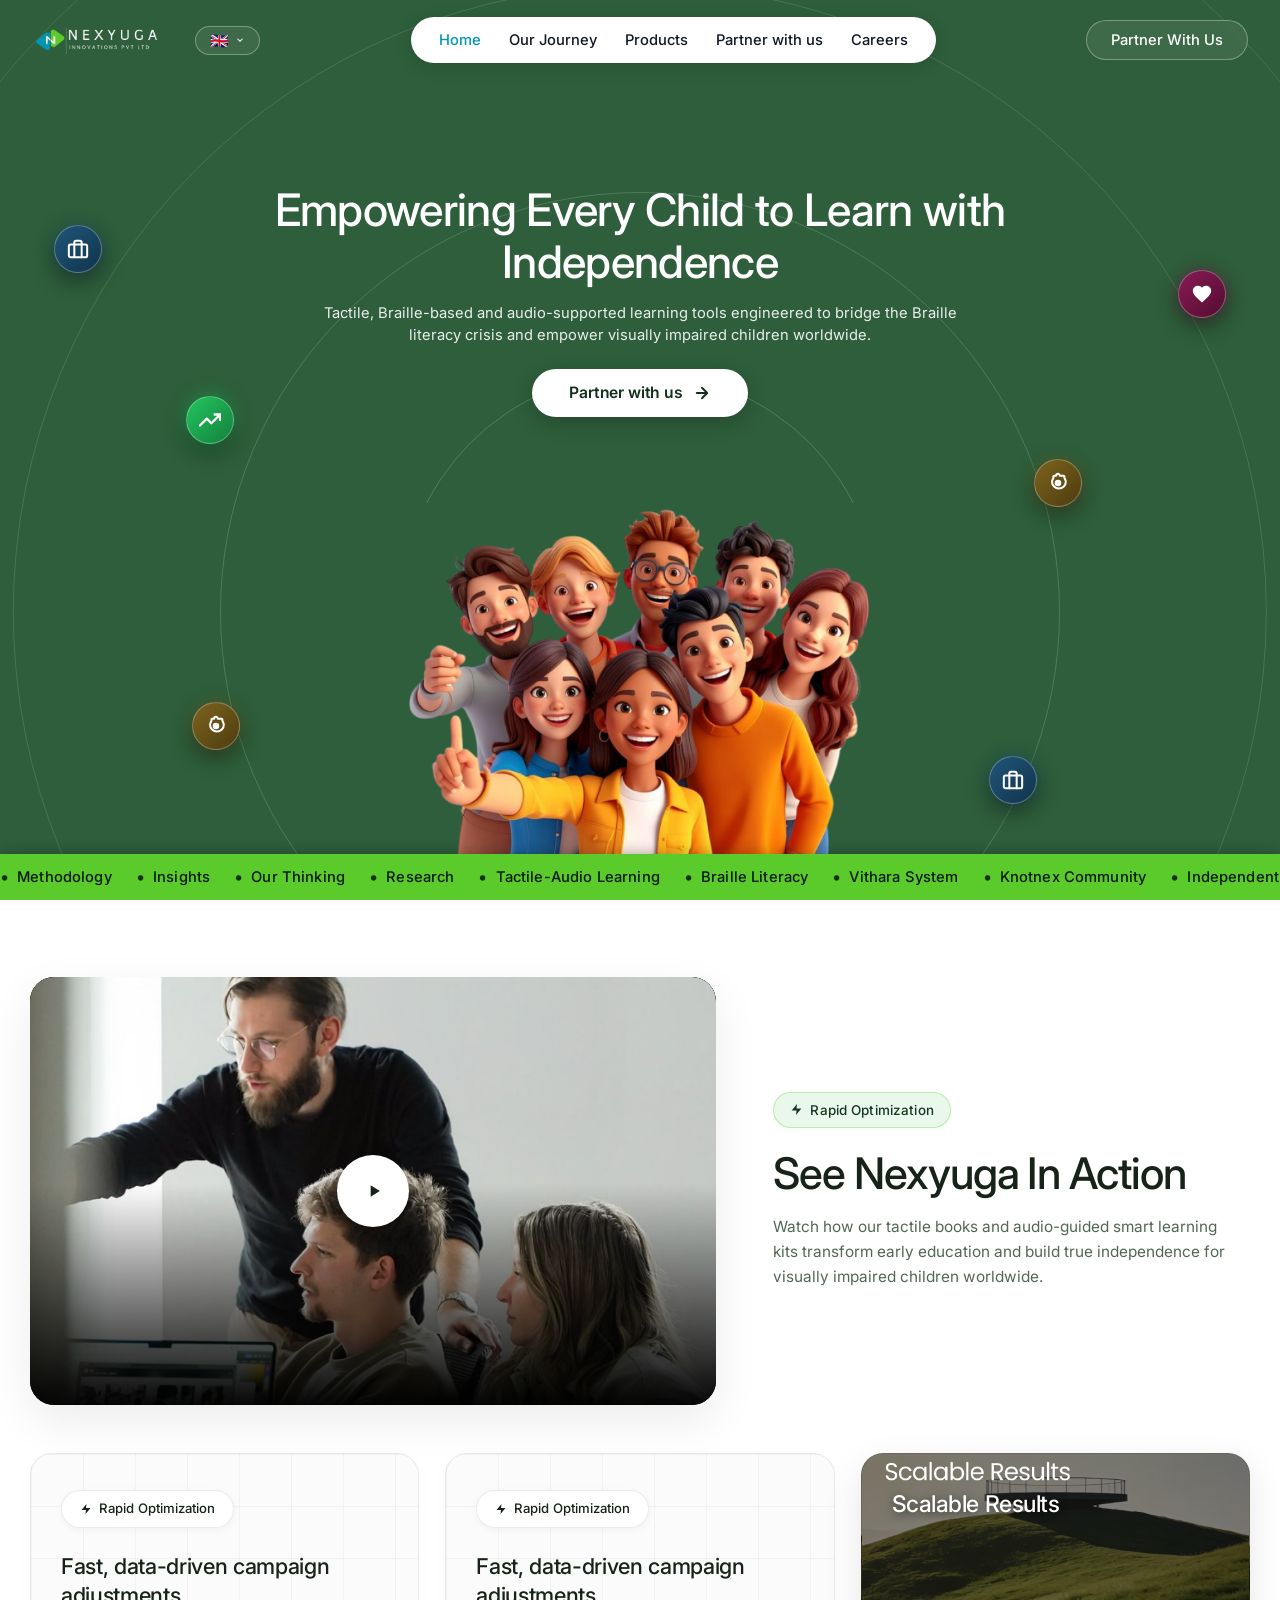
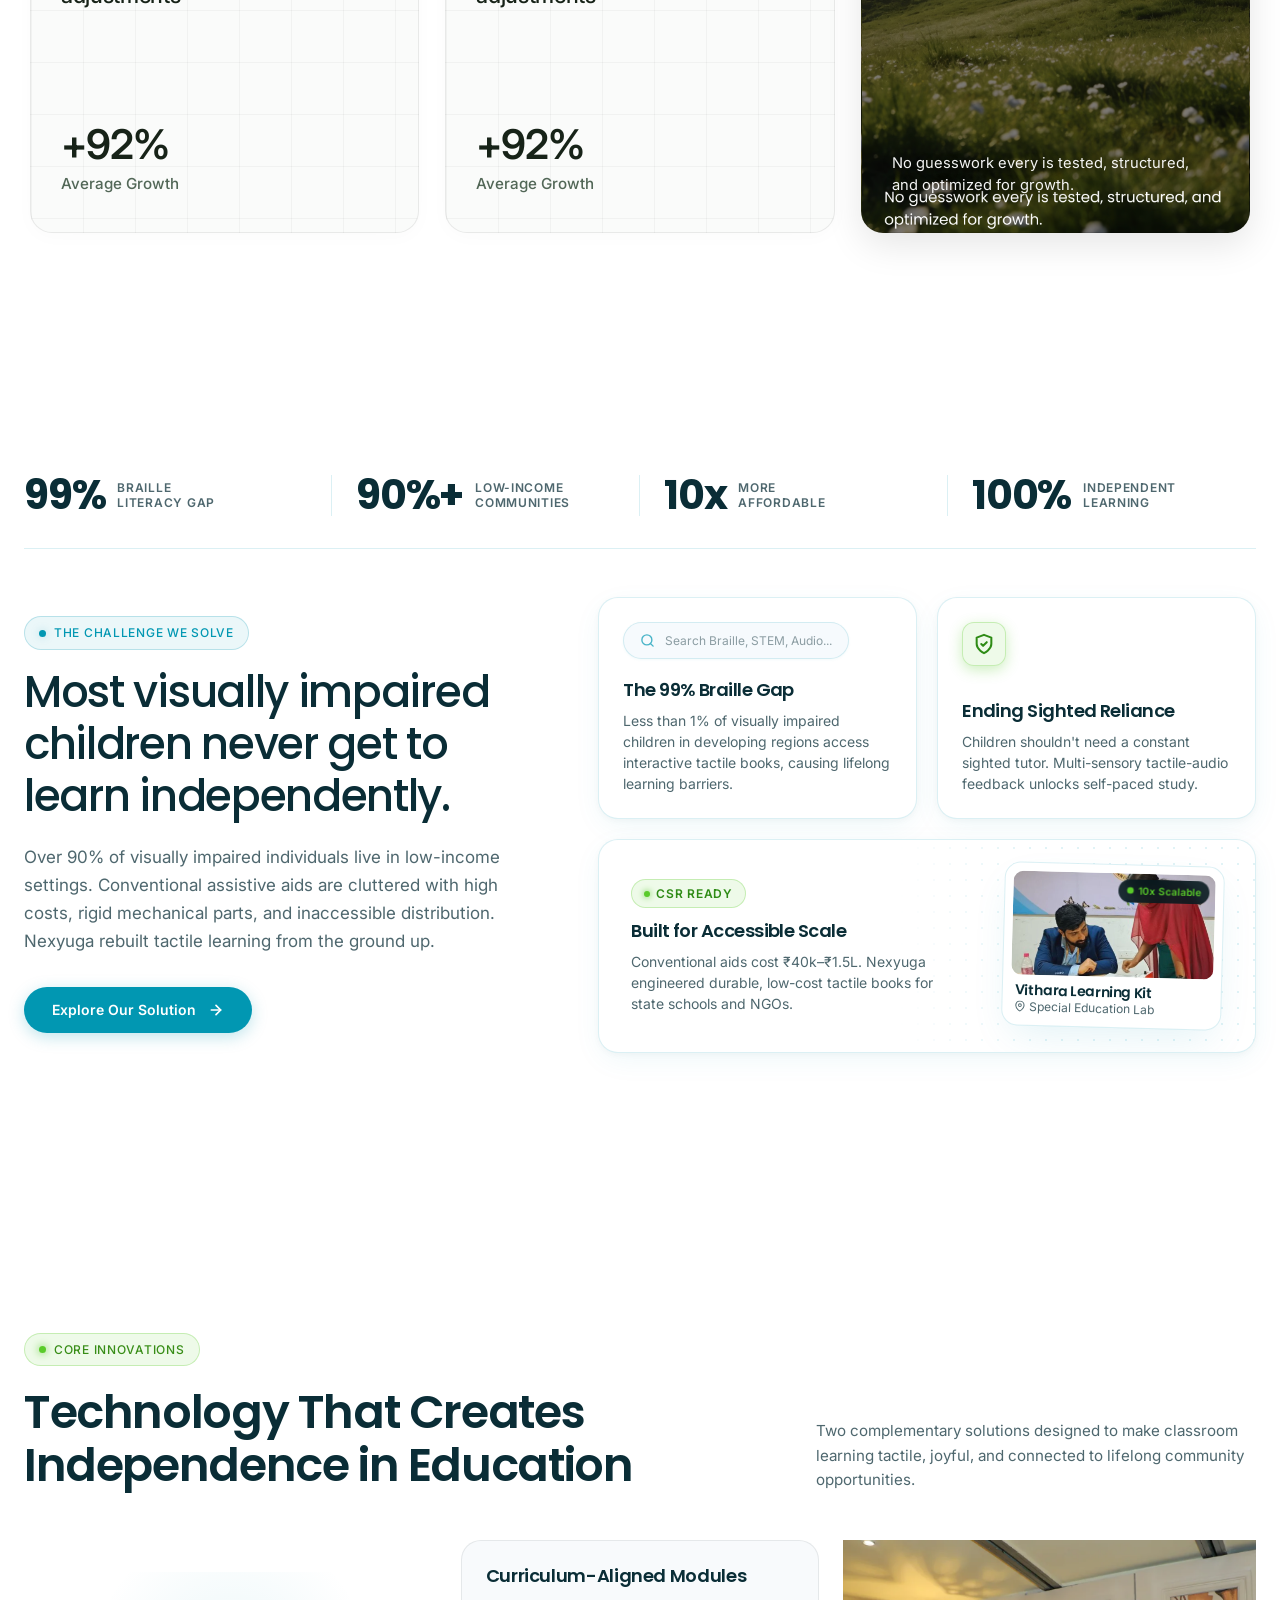
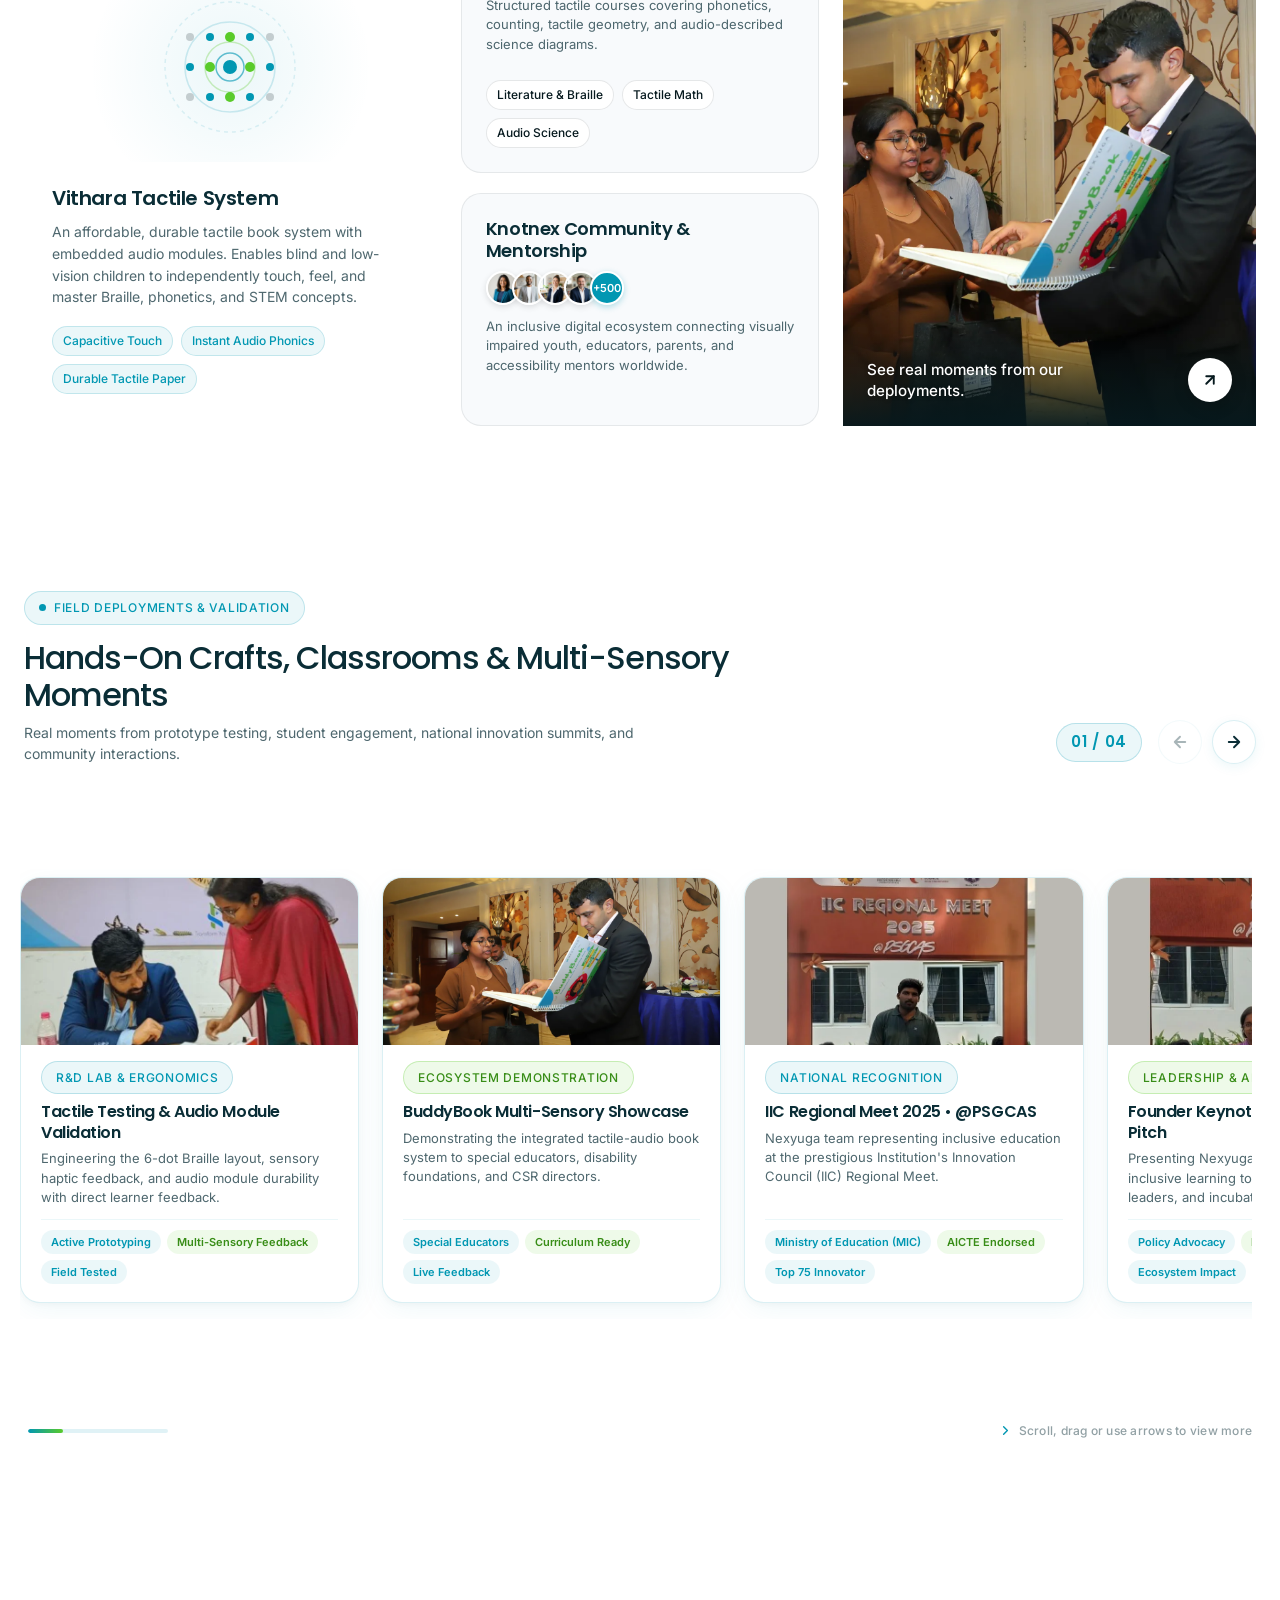
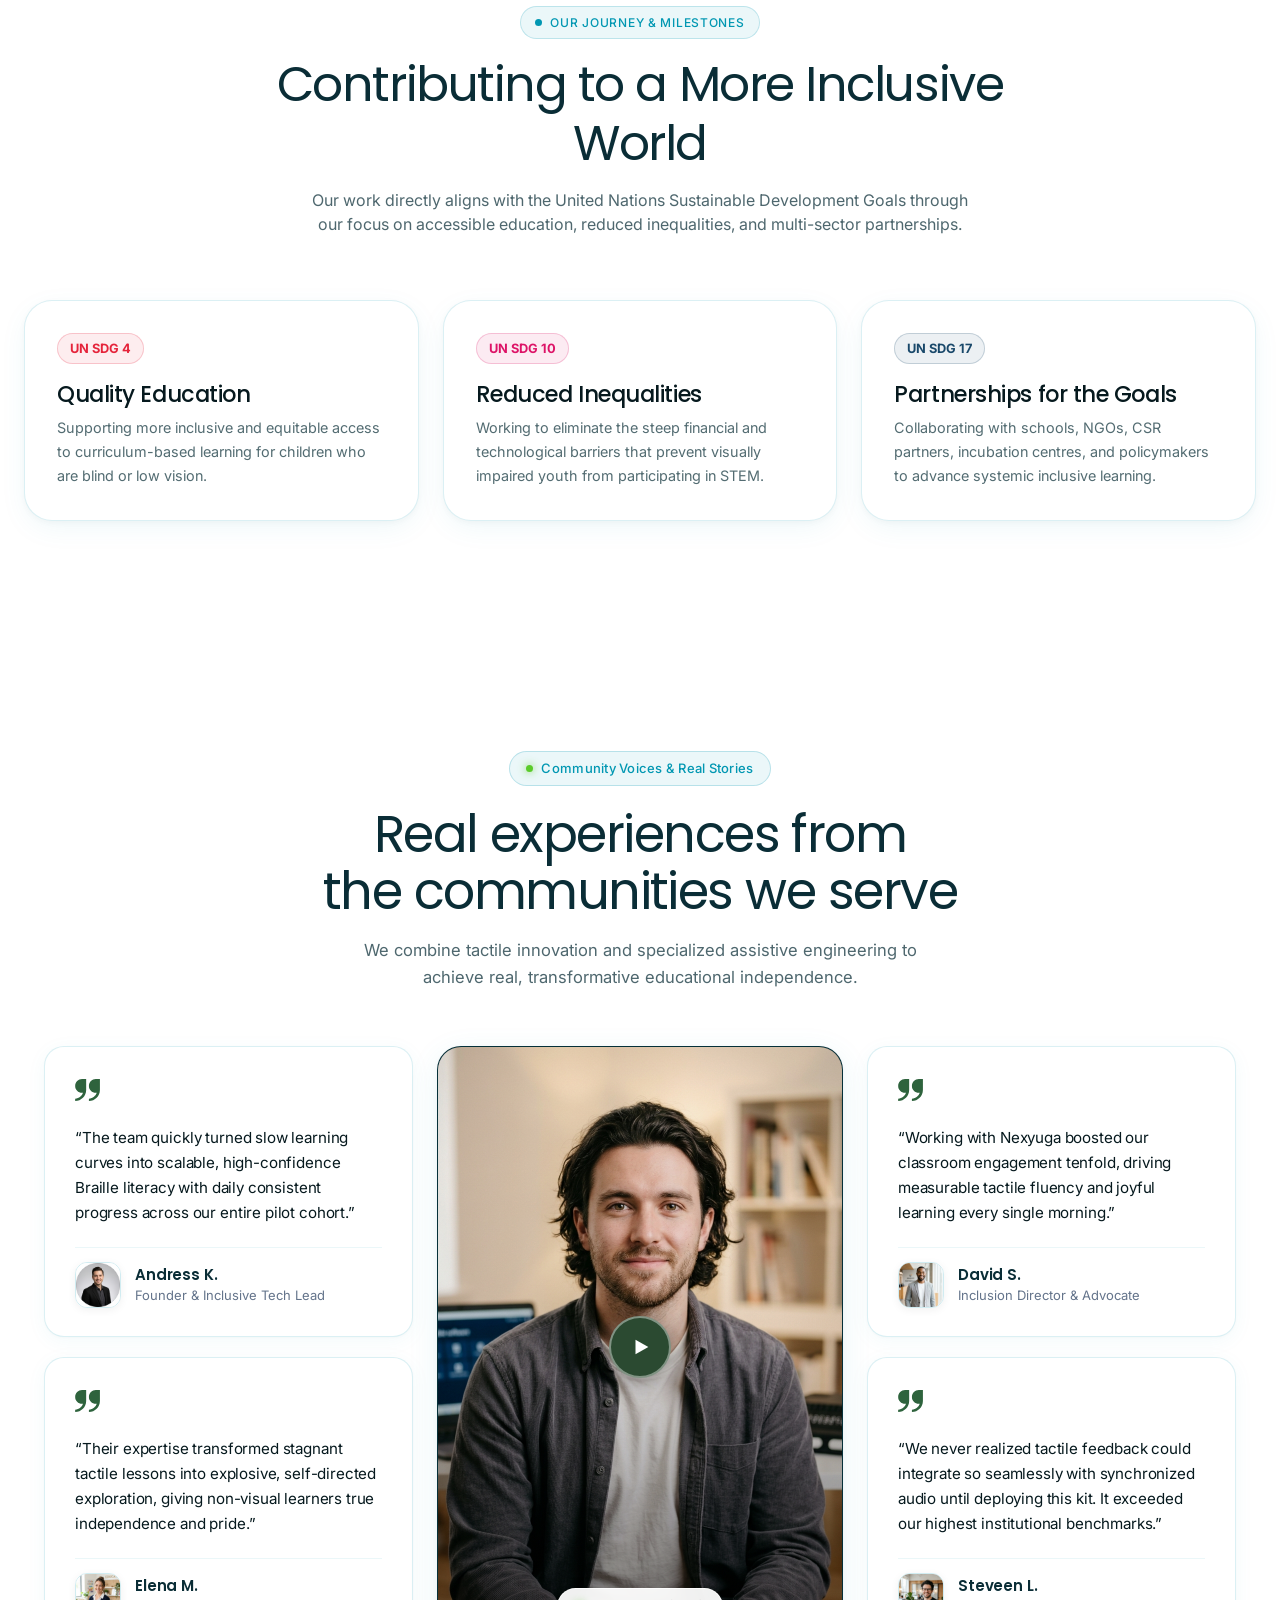
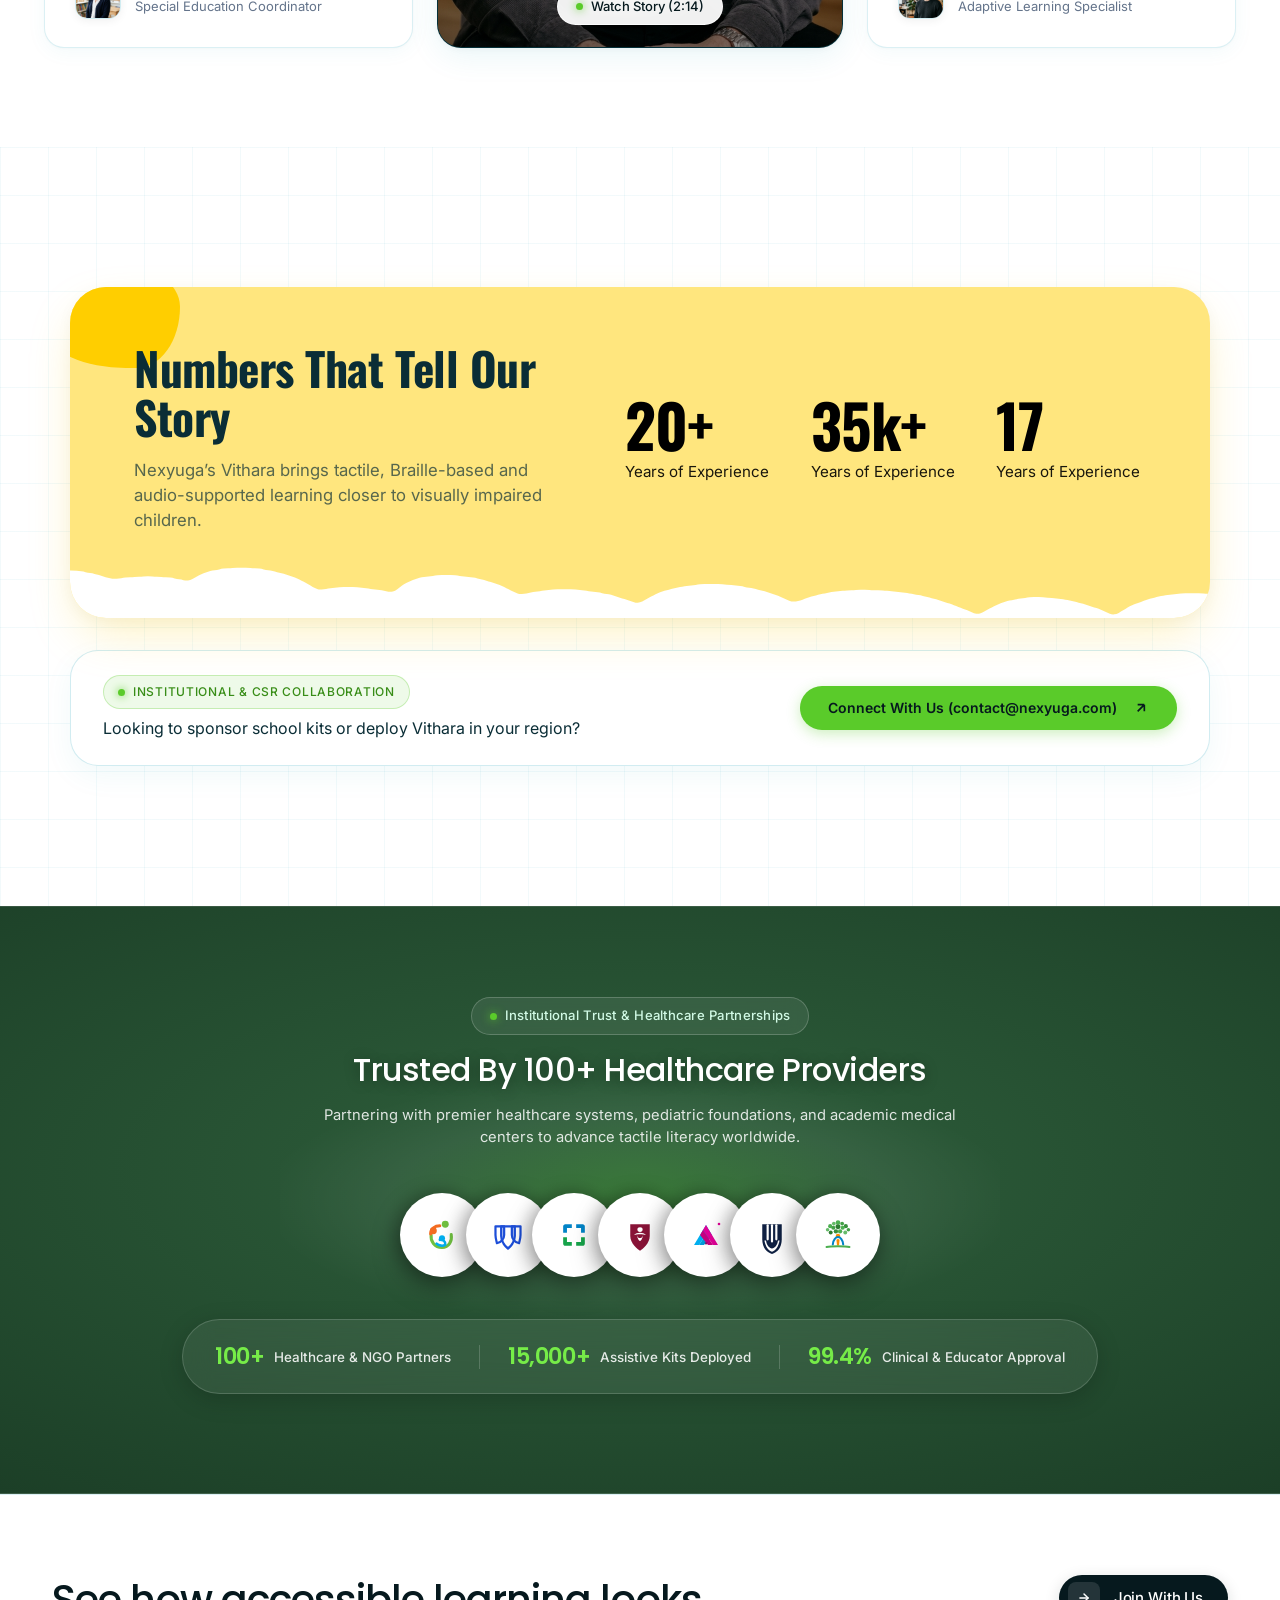
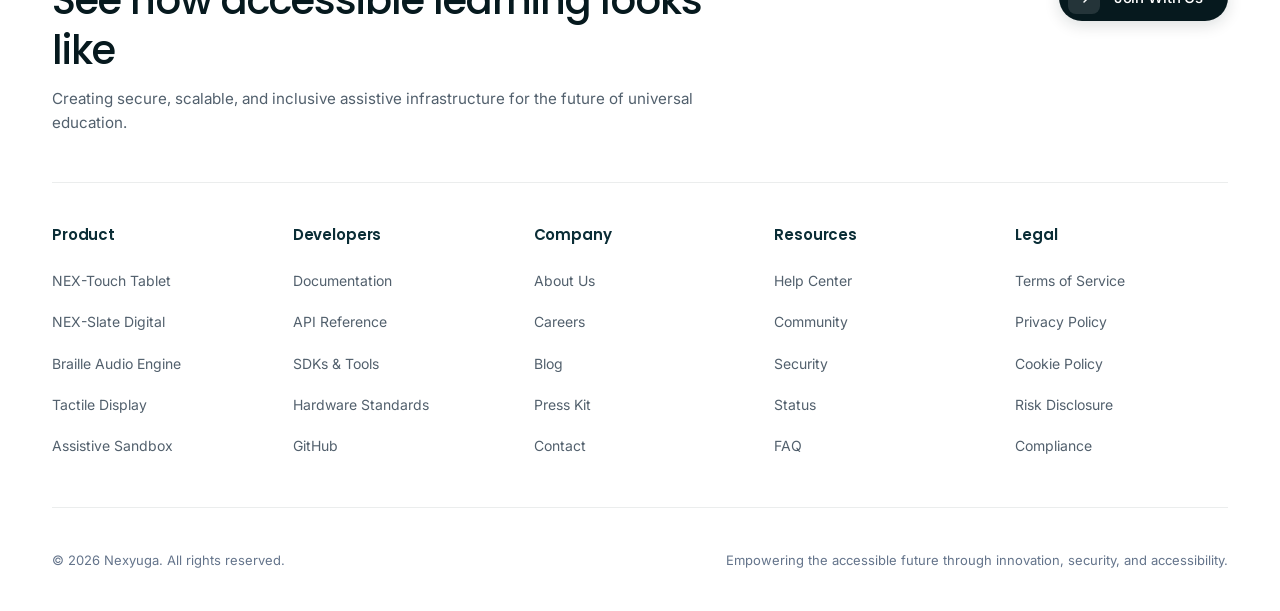
<file: index.html>
<!DOCTYPE html>
<html lang="en">
<head>
  <meta charset="UTF-8">
  <meta name="viewport" content="width=device-width, initial-scale=1.0">
  <meta name="referrer" content="strict-origin-when-cross-origin">
  <title>Nexyuga Innovations | Empowering Every Child to Learn with Independence</title>
  <meta name="description" content="Nexyuga develops tactile, Braille-based and audio-supported learning solutions (Vithara) and an inclusive digital community (Knotnex) for visually impaired learners.">
  <meta name="keywords" content="Nexyuga, Vithara, Knotnex, BuddyBook, assistive technology, tactile books, Braille learning, visually impaired children, CSR partnerships, inclusive education, STEM accessibility">
  
  <!-- Open Graph -->
  <meta property="og:title" content="Nexyuga Innovations | A Future Where Every Child Can Learn with Independence">
  <meta property="og:description" content="Affordable tactile, Braille-based and audio-supported learning tools engineered to bridge the 99% Braille literacy crisis.">
  <meta property="og:type" content="website">

  <!-- Favicon -->
  <link rel="icon" type="image/png" href="assets/images/logo-dark.png">

  <!-- Google Fonts Preconnect & Stylesheets (Poppins 300/400/500/600/700 & Inter) -->
  <link rel="preconnect" href="https://fonts.googleapis.com">
  <link rel="preconnect" href="https://fonts.gstatic.com" crossorigin>
  <link href="https://fonts.googleapis.com/css2?family=Inter:ital,wght@0,300;0,400;0,500;0,600;0,700;1,400&family=Oswald:wght@600;700&family=Poppins:ital,wght@0,300;0,400;0,500;0,600;0,700;1,400;1,700&display=swap" rel="stylesheet">

  <!-- Design System CSS (Adorbit Architecture with Nexyuga Blue & Green) -->
  <link rel="stylesheet" href="css/tokens.css?v=20">
  <link rel="stylesheet" href="css/base.css?v=20">
  <link rel="stylesheet" href="css/components.css?v=20">
  <link rel="stylesheet" href="css/main.css?v=20">
</head>
<body>

  <!-- Ambient Radial Light Glow -->
  <div class="bg-radial-glow"></div>

  <!-- ==========================================================================
       ADORBIT SIGNATURE APP BAR (Left Logo • Center White Capsule • Right Actions)
       ========================================================================== -->
  <header class="site-appbar" id="appbar">
    <div class="appbar-container">
      <!-- Left: Brand Logo & Language Selector Group -->
      <div class="appbar-left-group">
        <a href="#home" class="appbar-brand" aria-label="Nexyuga Innovations">
          <img src="assets/images/logo-light.png" alt="Nexyuga Logo" class="appbar-brand-img">
        </a>
        <div class="lang-selector-pill-glass" id="langSelector" title="Switch Language" tabindex="0" role="button" aria-haspopup="true">
          <span class="lang-flag">🇬🇧</span>
          <svg width="10" height="10" viewBox="0 0 24 24" fill="none" stroke="currentColor" stroke-width="2.5">
            <path d="M6 9l6 6 6-6"/>
          </svg>
          <div class="lang-dropdown-menu">
            <div class="lang-option" data-lang="en"><span>🇬🇧</span> English</div>
            <div class="lang-option" data-lang="hi"><span>🇮🇳</span> हिन्दी (Hindi)</div>
            <div class="lang-option" data-lang="ta"><span>🇮🇳</span> தமிழ் (Tamil)</div>
          </div>
        </div>
      </div>

      <!-- Center: Signature Floating White Capsule Menu -->
      <nav class="appbar-center-capsule" aria-label="Primary Navigation">
        <a href="#home" class="appbar-nav-link active">Home</a>
        <a href="#journey" class="appbar-nav-link">Our Journey</a>
        <a href="#products" class="appbar-nav-link">Products</a>
        <a href="#partner" class="appbar-nav-link">Partner with us</a>
        <a href="careers.html" class="appbar-nav-link">Careers</a>
      </nav>

      <!-- Right: Glass Pill CTA Button & Mobile Toggle -->
      <div class="appbar-actions">
        <a href="#partner" class="btn-appbar-glass btn-rolling">
          <div class="btn-rolling-track">
            <span class="btn-rolling-text">Partner With Us</span>
            <span class="btn-rolling-text">Partner With Us</span>
          </div>
        </a>

        <!-- Mobile Drawer Hamburger Toggle -->
        <button class="appbar-mobile-toggle mobile-nav-toggle" aria-label="Toggle Mobile Navigation" style="color: #ffffff;">
          <svg width="24" height="24" viewBox="0 0 24 24" fill="none" stroke="currentColor" stroke-width="2" stroke-linecap="round">
            <line x1="3" y1="12" x2="21" y2="12"></line>
            <line x1="3" y1="6" x2="21" y2="6"></line>
            <line x1="3" y1="18" x2="21" y2="18"></line>
          </svg>
        </button>
      </div>
    </div>
  </header>

  <!-- Mobile Navigation Drawer -->
  <div class="drawer-backdrop"></div>
  <aside class="mobile-drawer">
    <div class="drawer-header">
      <div class="nav-brand">
        <img src="assets/images/logo-dark.png" alt="Nexyuga" class="nav-brand-img" style="height: 32px;">
      </div>
      <button class="drawer-close-btn" style="color: var(--color-text-primary); font-size: 28px; cursor: pointer;" aria-label="Close menu">&times;</button>
    </div>
    <div class="drawer-links">
      <a href="#home" class="drawer-link active">Home</a>
      <a href="#journey" class="drawer-link">Our Journey</a>
      <a href="#products" class="drawer-link">Products</a>
      <a href="#partner" class="drawer-link">Partner with us</a>
      <a href="careers.html" class="drawer-link">Careers</a>
    </div>
    <div style="margin-top: auto;">
      <a href="#partner" class="btn btn-primary btn-rolling" style="width: 100%;">
        <div class="btn-rolling-track">
          <span class="btn-rolling-text">Partner With Us</span>
          <span class="btn-rolling-text">Partner With Us</span>
        </div>
      </a>
    </div>
  </aside>

  <!-- ==========================================================================
       HERO SECTION (Exact Desktop - 23.png Forest Green Canvas with 3D Characters)
       ========================================================================== -->
  <section class="hero-section hero-forest-green" id="home">
    
    <!-- Concentric Orbital Stroke Lines & Floating Chip Particles (Adorbit Hero Architecture) -->
    <div class="hero-orbits-container" aria-hidden="true">
      <!-- 5 Concentric Orbital Stroke Rings -->
      <div class="hero-orbit-ring orbit-ring-1"></div>
      <div class="hero-orbit-ring orbit-ring-2"></div>
      <div class="hero-orbit-ring orbit-ring-3"></div>
      <div class="hero-orbit-ring orbit-ring-4"></div>
      <div class="hero-orbit-ring orbit-ring-5"></div>

      <!-- Floating Chip Particles (Matching exact colors and icons from reference) -->
      <!-- 1. Top-Left: Blue Briefcase (Assistive Kits) -->
      <div class="hero-chip-particle chip-blue chip-top-left" title="Tactile Assistive Kits">
        <svg viewBox="0 0 24 24" fill="none" stroke="currentColor" stroke-width="2.2" stroke-linecap="round" stroke-linejoin="round">
          <rect x="2" y="7" width="20" height="14" rx="2" ry="2"/>
          <path d="M16 21V5a2 2 0 0 0-2-2h-4a2 2 0 0 0-2 2v16"/>
        </svg>
      </div>

      <!-- 2. Mid-Left: Green Trending-Up (Measurable Literacy Growth) -->
      <div class="hero-chip-particle chip-green chip-mid-left" title="Literacy Growth">
        <svg viewBox="0 0 24 24" fill="none" stroke="currentColor" stroke-width="2.5" stroke-linecap="round" stroke-linejoin="round">
          <polyline points="23 6 13.5 15.5 8.5 10.5 1 18"/>
          <polyline points="17 6 23 6 23 12"/>
        </svg>
      </div>

      <!-- 3. Bottom-Left: Gold Coin Pouch (Affordable Assistive Tools) -->
      <div class="hero-chip-particle chip-gold chip-bottom-left" title="Affordable Access">
        <svg viewBox="0 0 24 24" fill="none" stroke="currentColor" stroke-width="2.2" stroke-linecap="round" stroke-linejoin="round">
          <path d="M16 4h-2a2 2 0 0 0-4 0H8a1 1 0 0 0-1 1v1c0 1.5-1.5 2.5-1.5 4.5 0 4.14 3.36 7.5 7.5 7.5s7.5-3.36 7.5-7.5c0-2-1.5-3-1.5-4.5V5a1 1 0 0 0-1-1z"/>
          <circle cx="12" cy="12" r="2.5" fill="currentColor"/>
        </svg>
      </div>

      <!-- 4. Top-Right: Plum Heart / Care (Empathy & Inclusion) -->
      <div class="hero-chip-particle chip-plum chip-top-right" title="Inclusive Care">
        <svg viewBox="0 0 24 24" fill="currentColor">
          <path d="M12 21.35l-1.45-1.32C5.4 15.36 2 12.28 2 8.5 2 5.42 4.42 3 7.5 3c1.74 0 3.41.81 4.5 2.09C13.09 3.81 14.76 3 16.5 3 19.58 3 22 5.42 22 8.5c0 3.78-3.4 6.86-8.55 11.54L12 21.35z"/>
        </svg>
      </div>

      <!-- 5. Mid-Right: Gold Coin Pouch (CSR Partnerships & Grants) -->
      <div class="hero-chip-particle chip-gold chip-mid-right" title="CSR Impact">
        <svg viewBox="0 0 24 24" fill="none" stroke="currentColor" stroke-width="2.2" stroke-linecap="round" stroke-linejoin="round">
          <path d="M16 4h-2a2 2 0 0 0-4 0H8a1 1 0 0 0-1 1v1c0 1.5-1.5 2.5-1.5 4.5 0 4.14 3.36 7.5 7.5 7.5s7.5-3.36 7.5-7.5c0-2-1.5-3-1.5-4.5V5a1 1 0 0 0-1-1z"/>
          <circle cx="12" cy="12" r="2.5" fill="currentColor"/>
        </svg>
      </div>

      <!-- 6. Bottom-Right: Blue Briefcase (Assistive Kit Deployment) -->
      <div class="hero-chip-particle chip-blue chip-bottom-right" title="Kit Deployment">
        <svg viewBox="0 0 24 24" fill="none" stroke="currentColor" stroke-width="2.2" stroke-linecap="round" stroke-linejoin="round">
          <rect x="2" y="7" width="20" height="14" rx="2" ry="2"/>
          <path d="M16 21V5a2 2 0 0 0-2-2h-4a2 2 0 0 0-2 2v16"/>
        </svg>
      </div>
    </div>

    <div class="hero-forest-content">
      <div class="hero-forest-text-group">
        <h1 class="hero-forest-title">
          Empowering Every Child to Learn with Independence
        </h1>

        <p class="hero-forest-subtitle">
          Tactile, Braille-based and audio-supported learning tools engineered to bridge the Braille literacy crisis and empower visually impaired children worldwide.
        </p>

        <div class="hero-forest-cta-wrap">
          <a href="#partner" class="btn-hero-cta btn-rolling" id="heroPartnerCta">
            <div class="btn-rolling-track">
              <span class="btn-rolling-text">Partner with us</span>
              <span class="btn-rolling-text">Partner with us</span>
            </div>
            <svg width="18" height="18" viewBox="0 0 24 24" fill="none" stroke="currentColor" stroke-width="2.5" stroke-linecap="round" stroke-linejoin="round">
              <path d="M5 12h14M12 5l7 7-7 7"/>
            </svg>
          </a>
        </div>
      </div>

      <div class="hero-forest-characters">
        <img src="assets/images/hero_character_team.png" 
             alt="Joyful diverse team collaborating on independent learning and inclusive innovation" 
             class="hero-forest-characters-img">
      </div>
    </div>

    <!-- Ribbon Card / Ticker Strip (Anchored alone at the bottom of the Hero Section) -->
    <div class="marquee-wrapper" aria-label="Brand Highlights and Mission Pillars">
      <div class="marquee-content">
        <div class="marquee-item"><span class="marquee-bullet">•</span><span>Methodology</span></div>
        <div class="marquee-item"><span class="marquee-bullet">•</span><span>Insights</span></div>
        <div class="marquee-item"><span class="marquee-bullet">•</span><span>Our Thinking</span></div>
        <div class="marquee-item"><span class="marquee-bullet">•</span><span>Research</span></div>
        <div class="marquee-item"><span class="marquee-bullet">•</span><span>Tactile-Audio Learning</span></div>
        <div class="marquee-item"><span class="marquee-bullet">•</span><span>Braille Literacy</span></div>
        <div class="marquee-item"><span class="marquee-bullet">•</span><span>Vithara System</span></div>
        <div class="marquee-item"><span class="marquee-bullet">•</span><span>Knotnex Community</span></div>
        <div class="marquee-item"><span class="marquee-bullet">•</span><span>Independent Exploration</span></div>
        <div class="marquee-item"><span class="marquee-bullet">•</span><span>CSR Partnerships</span></div>
        <!-- Seamless loop duplicate -->
        <div class="marquee-item"><span class="marquee-bullet">•</span><span>Methodology</span></div>
        <div class="marquee-item"><span class="marquee-bullet">•</span><span>Insights</span></div>
        <div class="marquee-item"><span class="marquee-bullet">•</span><span>Our Thinking</span></div>
        <div class="marquee-item"><span class="marquee-bullet">•</span><span>Research</span></div>
        <div class="marquee-item"><span class="marquee-bullet">•</span><span>Tactile-Audio Learning</span></div>
        <div class="marquee-item"><span class="marquee-bullet">•</span><span>Braille Literacy</span></div>
        <div class="marquee-item"><span class="marquee-bullet">•</span><span>Vithara System</span></div>
        <div class="marquee-item"><span class="marquee-bullet">•</span><span>Knotnex Community</span></div>
        <div class="marquee-item"><span class="marquee-bullet">•</span><span>Independent Exploration</span></div>
        <div class="marquee-item"><span class="marquee-bullet">•</span><span>CSR Partnerships</span></div>
      </div>
    </div>
  </section>

  <!-- ==========================================================================
       SECOND SECTION (Exact Match to 2Nd section.png Reference Layout)
       Top Row: Left Video Card + Right Header/Copy ("See Nexyuga In Action")
       Bottom Row: 3 Feature Cards (2 Grid Metric Cards + 1 Scenic Scalable Results Card)
       ========================================================================== -->
  <section class="video-showcase-section" id="video-tour" aria-label="Nexyuga Product Video Showcase">
    <div class="video-showcase-container">
      
      <!-- Top Row: Video on Left, Header & Description on Right -->
      <div class="section2-top-row">
        
        <!-- Left: Video Card Container with Centered Play Button -->
        <div class="section2-video-card" id="videoCardBezel">
          <div class="section2-video-inner" id="videoContainer" data-video-id="U79oCZsotd8">
            <div class="video-poster-wrapper" id="videoPoster">
              <img src="assets/images/section2_video_clean.png" 
                   alt="Nexyuga Assistive Technology Demonstration Video" 
                   class="video-poster-img"
                   loading="lazy">

              <!-- Centered White Circular Play Button with Dark Triangle -->
              <button class="video-play-btn" id="videoPlayBtn" aria-label="Play Nexyuga demonstration video">
                <span class="video-play-disc">
                  <svg class="video-play-icon" viewBox="0 0 24 24" fill="currentColor" aria-hidden="true">
                    <polygon points="8 5 19 12 8 19 8 5"></polygon>
                  </svg>
                </span>
              </button>
            </div>

            <!-- Dynamic YouTube Embed Slot -->
            <div class="video-iframe-slot" id="videoIframeSlot"></div>
          </div>
        </div>

        <!-- Right: Text Content Column (Left-Aligned per Reference) -->
        <div class="section2-text-col">
          <div class="section2-kicker-pill">
            <svg class="section2-pill-bolt" width="13" height="13" viewBox="0 0 24 24" fill="currentColor" aria-hidden="true">
              <polygon points="13 2 3 14 12 14 11 22 21 10 12 10 13 2"></polygon>
            </svg>
            <span>Rapid Optimization</span>
          </div>

          <h2 class="section2-title">See Nexyuga In Action</h2>
          <p class="section2-subtitle">
            Watch how our tactile books and audio-guided smart learning kits transform early education and build true independence for visually impaired children worldwide.
          </p>
        </div>

      </div>

      <!-- Bottom Row: 3 Feature Cards Grid -->
      <div class="section2-cards-grid">
        
        <!-- Card 1: Data-Driven Campaign Adjustments -->
        <div class="section2-metric-card">
          <div class="section2-card-pill">
            <svg class="section2-card-bolt" width="12" height="12" viewBox="0 0 24 24" fill="currentColor" aria-hidden="true">
              <polygon points="13 2 3 14 12 14 11 22 21 10 12 10 13 2"></polygon>
            </svg>
            <span>Rapid Optimization</span>
          </div>
          <h3 class="section2-card-heading">Fast, data-driven campaign adjustments</h3>
          <div class="section2-card-metric-wrap">
            <div class="section2-card-stat">+92%</div>
            <div class="section2-card-stat-label">Average Growth</div>
          </div>
        </div>

        <!-- Card 2: Data-Driven Campaign Adjustments -->
        <div class="section2-metric-card">
          <div class="section2-card-pill">
            <svg class="section2-card-bolt" width="12" height="12" viewBox="0 0 24 24" fill="currentColor" aria-hidden="true">
              <polygon points="13 2 3 14 12 14 11 22 21 10 12 10 13 2"></polygon>
            </svg>
            <span>Rapid Optimization</span>
          </div>
          <h3 class="section2-card-heading">Fast, data-driven campaign adjustments</h3>
          <div class="section2-card-metric-wrap">
            <div class="section2-card-stat">+92%</div>
            <div class="section2-card-stat-label">Average Growth</div>
          </div>
        </div>

        <!-- Card 3: Scalable Results Scenic Card -->
        <div class="section2-scenic-card">
          <h3 class="section2-scenic-heading">Scalable Results</h3>
          <p class="section2-scenic-copy">No guesswork every is tested, structured, and optimized for growth.</p>
        </div>

      </div>

    </div>
  </section>

  <!-- ==========================================================================
       THE CHALLENGE WE SOLVE SECTION (Property Bento Reference Layout)
       ========================================================================== -->
  <section class="section section-light" id="about">
    <div class="container">
      
      <!-- Top Stat Strip with Vertical Dividers (Matched to Reference) -->
      <div class="challenge-stat-strip">
        <div class="challenge-stat-item">
          <div class="challenge-stat-number">99%</div>
          <div class="challenge-stat-label-wrap">
            <span>Braille</span>
            <span>Literacy Gap</span>
          </div>
        </div>
        <div class="challenge-stat-item">
          <div class="challenge-stat-number">90%+</div>
          <div class="challenge-stat-label-wrap">
            <span>Low-Income</span>
            <span>Communities</span>
          </div>
        </div>
        <div class="challenge-stat-item">
          <div class="challenge-stat-number">10x</div>
          <div class="challenge-stat-label-wrap">
            <span>More</span>
            <span>Affordable</span>
          </div>
        </div>
        <div class="challenge-stat-item">
          <div class="challenge-stat-number">100%</div>
          <div class="challenge-stat-label-wrap">
            <span>Independent</span>
            <span>Learning</span>
          </div>
        </div>
      </div>

      <!-- Main Two-Column Bento Row -->
      <div class="challenge-main-row">
        <!-- Left Column: Story, Title & Action -->
        <div class="challenge-content-col">
          <div class="challenge-eyebrow">
            <span class="challenge-eyebrow-dot"></span>
            <span>The Challenge We Solve</span>
          </div>
          <h2 class="challenge-main-heading">
            Most visually impaired children never get to learn independently.
          </h2>
          <p class="challenge-lead-text">
            Over 90% of visually impaired individuals live in low-income settings. Conventional assistive aids are cluttered with high costs, rigid mechanical parts, and inaccessible distribution. Nexyuga rebuilt tactile learning from the ground up.
          </p>
          <a href="#products" class="challenge-cta-btn btn-rolling">
            <div class="btn-rolling-track">
              <span class="btn-rolling-text">Explore Our Solution</span>
              <span class="btn-rolling-text">Explore Our Solution</span>
            </div>
            <svg width="16" height="16" viewBox="0 0 24 24" fill="none" stroke="currentColor" stroke-width="2.5" stroke-linecap="round" stroke-linejoin="round">
              <line x1="5" y1="12" x2="19" y2="12"></line>
              <polyline points="12 5 19 12 12 19"></polyline>
            </svg>
          </a>
        </div>

        <!-- Right Column: 3 Bento Cards (2 Top Cards + 1 Wide Bottom Card) -->
        <div class="challenge-bento-grid">
          <!-- Card 1: Mock Search Pill / Braille Literacy Gap -->
          <div class="challenge-card">
            <div class="challenge-mock-search" aria-hidden="true">
              <svg width="15" height="15" viewBox="0 0 24 24" fill="none" stroke="currentColor" stroke-width="2.2" stroke-linecap="round" stroke-linejoin="round">
                <circle cx="11" cy="11" r="8"></circle>
                <line x1="21" y1="21" x2="16.65" y2="16.65"></line>
              </svg>
              <span>Search Braille, STEM, Audio...</span>
            </div>
            <div>
              <h3 class="challenge-card-title">The 99% Braille Gap</h3>
              <p class="challenge-card-desc">
                Less than 1% of visually impaired children in developing regions access interactive tactile books, causing lifelong learning barriers.
              </p>
            </div>
          </div>

          <!-- Card 2: Green Shield Icon / Ending Sighted Reliance -->
          <div class="challenge-card">
            <div class="challenge-shield-icon" aria-hidden="true">
              <svg width="22" height="22" viewBox="0 0 24 24" fill="none" stroke="currentColor" stroke-width="2.2" stroke-linecap="round" stroke-linejoin="round">
                <path d="M12 22s8-4 8-10V5l-8-3-8 3v7c0 6 8 10 8 10z"></path>
                <polyline points="9 12 11 14 15 10"></polyline>
              </svg>
            </div>
            <div>
              <h3 class="challenge-card-title">Ending Sighted Reliance</h3>
              <p class="challenge-card-desc">
                Children shouldn't need a constant sighted tutor. Multi-sensory tactile-audio feedback unlocks self-paced study.
              </p>
            </div>
          </div>

          <!-- Card 3: Wide Card with Badge & Floating Preview Card -->
          <div class="challenge-card-wide">
            <div class="challenge-map-bg" aria-hidden="true"></div>
            
            <div class="challenge-wide-left">
              <div class="challenge-hot-badge">
                <span class="challenge-badge-dot"></span>
                <span>CSR Ready</span>
              </div>
              <h3 class="challenge-card-title">Built for Accessible Scale</h3>
              <p class="challenge-card-desc">
                Conventional aids cost ₹40k–₹1.5L. Nexyuga engineered durable, low-cost tactile books for state schools and NGOs.
              </p>
            </div>

            <div class="challenge-wide-right">
              <div class="challenge-preview-card">
                <div class="challenge-preview-img-wrap">
                  <img src="assets/images/gallery_prototype_testing.png" alt="Vithara Tactile Learning Kit" class="challenge-preview-img" loading="lazy">
                  <span class="challenge-preview-chip">
                    <svg width="8" height="8" viewBox="0 0 24 24" fill="currentColor"><circle cx="12" cy="12" r="10"/></svg>
                    10x Scalable
                  </span>
                </div>
                <div class="challenge-preview-meta">
                  <h4 class="challenge-preview-title">Vithara Learning Kit</h4>
                  <div class="challenge-preview-loc">
                    <svg width="11" height="11" viewBox="0 0 24 24" fill="none" stroke="currentColor" stroke-width="2.2" stroke-linecap="round" stroke-linejoin="round">
                      <path d="M21 10c0 7-9 13-9 13s-9-6-9-13a9 9 0 0 1 18 0z"></path>
                      <circle cx="12" cy="10" r="3"></circle>
                    </svg>
                    <span>Special Education Lab</span>
                  </div>
                </div>
              </div>
            </div>
          </div>
        </div>
      </div>

    </div>
  </section>

  <!-- ==========================================================================
       PRODUCTS SECTION (Reference-Inspired Core Innovations Bento)
       ========================================================================== -->
  <section class="section section-light" id="products">
    <div class="container">
      <!-- Reference-Style Split Header -->
      <div class="ref-tech-header-split">
        <div class="ref-tech-header-left">
          <div class="badge-pill badge-green" style="margin-bottom: 8px;">
            <span class="badge-dot"></span>
            <span>Core Innovations</span>
          </div>
          <h2 class="ref-section-title-big">Technology That Creates Independence in Education</h2>
        </div>
        <div class="ref-tech-header-right">
          <p class="ref-section-subtitle-right">
            Two complementary solutions designed to make classroom learning tactile, joyful, and connected to lifelong community opportunities.
          </p>
        </div>
      </div>

      <!-- Reference-Style 3-Column Bento Grid -->
      <div class="ref-tech-bento-grid">
        <!-- Col 1: Vithara Tactile Audio Innovation Card (with dot matrix illustration) -->
        <div class="ref-card ref-card-tactile">
          <div class="ref-tactile-illustration-wrap" aria-hidden="true">
            <svg width="220" height="150" viewBox="0 0 220 150" fill="none" xmlns="http://www.w3.org/2000/svg">
              <!-- Concentric soundwaves/ripples -->
              <circle cx="110" cy="75" r="65" stroke="rgba(1, 151, 178, 0.12)" stroke-width="1.5" stroke-dasharray="4 4" />
              <circle cx="110" cy="75" r="45" stroke="rgba(1, 151, 178, 0.18)" stroke-width="1.5" />
              <circle cx="110" cy="75" r="25" stroke="rgba(90, 203, 42, 0.3)" stroke-width="1.5" />
              <!-- Dot Matrix Grid -->
              <circle cx="70" cy="45" r="4" fill="rgba(6, 25, 30, 0.2)" />
              <circle cx="90" cy="45" r="4" fill="#0197B2" />
              <circle cx="110" cy="45" r="5" fill="#5ACB2A" />
              <circle cx="130" cy="45" r="4" fill="#0197B2" />
              <circle cx="150" cy="45" r="4" fill="rgba(6, 25, 30, 0.2)" />
              
              <circle cx="70" cy="75" r="4" fill="#0197B2" />
              <circle cx="90" cy="75" r="5" fill="#5ACB2A" />
              <circle cx="110" cy="75" r="7" fill="#0197B2" />
              <circle cx="130" cy="75" r="5" fill="#5ACB2A" />
              <circle cx="150" cy="75" r="4" fill="#0197B2" />
              
              <circle cx="70" cy="105" r="4" fill="rgba(6, 25, 30, 0.2)" />
              <circle cx="90" cy="105" r="4" fill="#0197B2" />
              <circle cx="110" cy="105" r="5" fill="#5ACB2A" />
              <circle cx="130" cy="105" r="4" fill="#0197B2" />
              <circle cx="150" cy="105" r="4" fill="rgba(6, 25, 30, 0.2)" />

              <!-- Active pulse indicators -->
              <circle cx="110" cy="75" r="14" stroke="#0197B2" stroke-width="1.5" opacity="0.6"/>
            </svg>
          </div>
          <div>
            <h3 class="ref-card-title-lg">Vithara Tactile System</h3>
            <p class="ref-card-desc-clean">
              An affordable, durable tactile book system with embedded audio modules. Enables blind and low-vision children to independently touch, feel, and master Braille, phonetics, and STEM concepts.
            </p>
            <div class="ref-micro-tags">
              <span class="ref-micro-tag">Capacitive Touch</span>
              <span class="ref-micro-tag">Instant Audio Phonics</span>
              <span class="ref-micro-tag">Durable Tactile Paper</span>
            </div>
          </div>
        </div>

        <!-- Col 2: Stacked Subcards (Curriculum & Community) -->
        <div class="ref-stacked-col">
          <!-- Top Subcard: Curriculum -->
          <div class="ref-subcard">
            <div>
              <h3 class="ref-subcard-title">Curriculum-Aligned Modules</h3>
              <p class="ref-subcard-desc">
                Structured tactile courses covering phonetics, counting, tactile geometry, and audio-described science diagrams.
              </p>
            </div>
            <div class="ref-sub-pills">
              <span class="ref-sub-pill">Literature &amp; Braille</span>
              <span class="ref-sub-pill">Tactile Math</span>
              <span class="ref-sub-pill">Audio Science</span>
            </div>
          </div>

          <!-- Bottom Subcard: Community & Mentorship (with Avatar Stack) -->
          <div class="ref-subcard">
            <div>
              <h3 class="ref-subcard-title">Knotnex Community &amp; Mentorship</h3>
              <div class="ref-avatar-stack">
                <img src="assets/images/testimonial-priya.jpg" alt="Priya" class="ref-avatar">
                <img src="assets/images/testimonial-david.jpg" alt="David" class="ref-avatar">
                <img src="assets/images/testimonial-elena.jpg" alt="Elena" class="ref-avatar">
                <img src="assets/images/testimonial-marcus.jpg" alt="Marcus" class="ref-avatar">
                <span class="ref-avatar-counter">+500</span>
              </div>
              <p class="ref-subcard-desc">
                An inclusive digital ecosystem connecting visually impaired youth, educators, parents, and accessibility mentors worldwide.
              </p>
            </div>
          </div>
        </div>

        <!-- Col 3: Tall Image Card with Overlay and Circular White Arrow -->
        <div class="ref-card ref-card-tall">
          <img src="assets/images/gallery_buddybook_presentation.png" alt="Classroom and Partner Demonstration" class="ref-tall-img" loading="lazy">
          <div class="ref-tall-overlay">
            <span class="ref-tall-text">See real moments from our deployments.</span>
            <a href="#gallery" class="ref-btn-arrow-white" aria-label="View Field Deployments">
              <svg width="18" height="18" viewBox="0 0 24 24" fill="none" stroke="currentColor" stroke-width="2.5" stroke-linecap="round" stroke-linejoin="round">
                <line x1="7" y1="17" x2="17" y2="7"></line>
                <polyline points="7 7 17 7 17 17"></polyline>
              </svg>
            </a>
          </div>
        </div>
      </div>
    </div>
  </section>

  <!-- ==========================================================================
       VISUAL GALLERY & FIELD DEPLOYMENTS (Single Desktop Frame Side-Scroll Carousel)
       ========================================================================== -->
  <section class="section section-light gallery-frame-section" id="gallery">
    <div class="container gallery-container">
      
      <!-- Split Header: Title on Left • Controls & Counter on Right -->
      <div class="gallery-header-row">
        <div class="gallery-header-text">
          <div class="badge-pill badge-teal-light" style="margin-bottom: 8px;">
            <span class="badge-dot"></span>
            <span>Field Deployments &amp; Validation</span>
          </div>
          <h2 class="gallery-section-title">Hands-On Crafts, Classrooms &amp; Multi-Sensory Moments</h2>
          <p class="gallery-section-subtitle">
            Real moments from prototype testing, student engagement, national innovation summits, and community interactions.
          </p>
        </div>

        <!-- Carousel Navigation Controls & Counter -->
        <div class="gallery-nav-group">
          <span class="gallery-counter" id="galleryCounter" aria-live="polite">01 / 04</span>
          <div class="gallery-nav-buttons">
            <button class="gallery-nav-btn gallery-nav-prev" id="galleryPrevBtn" aria-label="Previous gallery slide" title="Previous slide">
              <svg width="18" height="18" viewBox="0 0 24 24" fill="none" stroke="currentColor" stroke-width="2.5" stroke-linecap="round" stroke-linejoin="round">
                <path d="M19 12H5M12 19l-7-7 7-7"/>
              </svg>
            </button>
            <button class="gallery-nav-btn gallery-nav-next" id="galleryNextBtn" aria-label="Next gallery slide" title="Next slide">
              <svg width="18" height="18" viewBox="0 0 24 24" fill="none" stroke="currentColor" stroke-width="2.5" stroke-linecap="round" stroke-linejoin="round">
                <path d="M5 12h14M12 5l7 7-7 7"/>
              </svg>
            </button>
          </div>
        </div>
      </div>

      <!-- Horizontal Side-Scroll Viewport -->
      <div class="gallery-carousel-viewport" id="galleryViewport" tabindex="0" role="region" aria-label="Field Deployments Side-Scroll Carousel">
        <div class="gallery-carousel-track" id="galleryTrack">
          
          <!-- Card 1: Prototype Testing -->
          <article class="gallery-card" data-index="0">
            <div class="gallery-card-img-wrap">
              <img src="assets/images/gallery_prototype_testing.png" alt="Prototype Testing and Hardware Prototyping" loading="lazy">
            </div>
            <div class="gallery-card-body">
              <div class="gallery-card-badge">
                <span class="badge-pill badge-blue">R&amp;D Lab &amp; Ergonomics</span>
              </div>
              <h3 class="gallery-card-title">Tactile Testing &amp; Audio Module Validation</h3>
              <p class="gallery-card-desc">
                Engineering the 6-dot Braille layout, sensory haptic feedback, and audio module durability with direct learner feedback.
              </p>
              <div class="gallery-card-tags">
                <span class="metric-pill">Active Prototyping</span>
                <span class="metric-pill green">Multi-Sensory Feedback</span>
                <span class="metric-pill">Field Tested</span>
              </div>
            </div>
          </article>

          <!-- Card 2: BuddyBook Presentation -->
          <article class="gallery-card" data-index="1">
            <div class="gallery-card-img-wrap">
              <img src="assets/images/gallery_buddybook_presentation.png" alt="BuddyBook Presentation to Partners" loading="lazy">
            </div>
            <div class="gallery-card-body">
              <div class="gallery-card-badge">
                <span class="badge-pill badge-green">Ecosystem Demonstration</span>
              </div>
              <h3 class="gallery-card-title">BuddyBook Multi-Sensory Showcase</h3>
              <p class="gallery-card-desc">
                Demonstrating the integrated tactile-audio book system to special educators, disability foundations, and CSR directors.
              </p>
              <div class="gallery-card-tags">
                <span class="metric-pill">Special Educators</span>
                <span class="metric-pill green">Curriculum Ready</span>
                <span class="metric-pill">Live Feedback</span>
              </div>
            </div>
          </article>

          <!-- Card 3: Team at IIC Meet -->
          <article class="gallery-card" data-index="2">
            <div class="gallery-card-img-wrap">
              <img src="assets/images/gallery_iic_meet_2025_team.png" alt="Nexyuga Team at IIC Meet 2025" loading="lazy">
            </div>
            <div class="gallery-card-body">
              <div class="gallery-card-badge">
                <span class="badge-pill badge-blue">National Recognition</span>
              </div>
              <h3 class="gallery-card-title">IIC Regional Meet 2025 • @PSGCAS</h3>
              <p class="gallery-card-desc">
                Nexyuga team representing inclusive education at the prestigious Institution's Innovation Council (IIC) Regional Meet.
              </p>
              <div class="gallery-card-tags">
                <span class="metric-pill">Ministry of Education (MIC)</span>
                <span class="metric-pill green">AICTE Endorsed</span>
                <span class="metric-pill">Top 75 Innovator</span>
              </div>
            </div>
          </article>

          <!-- Card 4: Founder Presentation -->
          <article class="gallery-card" data-index="3">
            <div class="gallery-card-img-wrap">
              <img src="assets/images/gallery_iic_meet_2025_founder.png" alt="Founder Presentation at IIC Meet 2025" loading="lazy">
            </div>
            <div class="gallery-card-body">
              <div class="gallery-card-badge">
                <span class="badge-pill badge-green">Leadership &amp; Advocacy</span>
              </div>
              <h3 class="gallery-card-title">Founder Keynote &amp; Assistive Tech Pitch</h3>
              <p class="gallery-card-desc">
                Presenting Nexyuga’s vision for affordable inclusive learning to policymakers, venture leaders, and incubation directors.
              </p>
              <div class="gallery-card-tags">
                <span class="metric-pill">Policy Advocacy</span>
                <span class="metric-pill green">Inclusive STEM</span>
                <span class="metric-pill">Ecosystem Impact</span>
              </div>
            </div>
          </article>

        </div>
      </div>

      <!-- Footer Bar: Visual Progress Track & Side Scroll Hint -->
      <div class="gallery-footer-row">
        <div class="gallery-progress-track" aria-hidden="true">
          <div class="gallery-progress-thumb" id="galleryProgress"></div>
        </div>
        <div class="gallery-scroll-hint">
          <svg width="15" height="15" viewBox="0 0 24 24" fill="none" stroke="currentColor" stroke-width="2.2" stroke-linecap="round" stroke-linejoin="round" aria-hidden="true">
            <polyline points="9 18 15 12 9 6"></polyline>
          </svg>
          <span>Scroll, drag or use arrows to view more</span>
        </div>
      </div>

    </div>
  </section>


  <!-- ==========================================================================
       OUR JOURNEY & UN SDGS SECTION
       ========================================================================== -->
  <section class="section section-light" id="journey">
    <div id="sdgs" style="position: absolute; top: -80px;" aria-hidden="true"></div>
    <div class="container">
      <div class="section-header">
        <div class="badge-pill badge-teal-light">
          <span class="badge-dot"></span>
          <span>Our Journey &amp; Milestones</span>
        </div>
        <h2>Contributing to a More Inclusive World</h2>
        <p class="section-subtitle">
          Our work directly aligns with the United Nations Sustainable Development Goals through our focus on accessible education, reduced inequalities, and multi-sector partnerships.
        </p>
      </div>

      <div class="sdg-cards-grid">
        <!-- SDG 4 -->
        <div class="sdg-card">
          <span class="sdg-number-badge sdg-4">UN SDG 4</span>
          <h3 style="font-size: 1.4rem; color: #06191e; margin-bottom: 8px;">Quality Education</h3>
          <p style="font-size: 0.9rem; color: rgba(10, 45, 54, 0.7);">
            Supporting more inclusive and equitable access to curriculum-based learning for children who are blind or low vision.
          </p>
        </div>

        <!-- SDG 10 -->
        <div class="sdg-card">
          <span class="sdg-number-badge sdg-10">UN SDG 10</span>
          <h3 style="font-size: 1.4rem; color: #06191e; margin-bottom: 8px;">Reduced Inequalities</h3>
          <p style="font-size: 0.9rem; color: rgba(10, 45, 54, 0.7);">
            Working to eliminate the steep financial and technological barriers that prevent visually impaired youth from participating in STEM.
          </p>
        </div>

        <!-- SDG 17 -->
        <div class="sdg-card">
          <span class="sdg-number-badge sdg-17">UN SDG 17</span>
          <h3 style="font-size: 1.4rem; color: #06191e; margin-bottom: 8px;">Partnerships for the Goals</h3>
          <p style="font-size: 0.9rem; color: rgba(10, 45, 54, 0.7);">
            Collaborating with schools, NGOs, CSR partners, incubation centres, and policymakers to advance systemic inclusive learning.
          </p>
        </div>
      </div>
    </div>
  </section>

  <!-- ==========================================================================
       8. TESTIMONIALS SECTION (Reference Design Layout + NexYugaa Design System)
       3-Column Architecture: Left Cards • Center Video Feature • Right Cards
       ========================================================================== -->
  <section class="testimonials-section" id="testimonials" aria-label="Community Testimonials">
    <div class="testimonials-container">
      
      <!-- Section Header -->
      <div class="testimonials-header">
        <div class="testimonials-kicker">
          <span class="testimonials-kicker-dot" aria-hidden="true"></span>
          <span>Community Voices &amp; Real Stories</span>
        </div>
        <h2 class="testimonials-title">Real experiences from<br>the communities we serve</h2>
        <p class="testimonials-subtitle">
          We combine tactile innovation and specialized assistive engineering to achieve real, transformative educational independence.
        </p>
      </div>

      <!-- 3-Column Showcase Grid -->
      <div class="testimonials-showcase-grid">

        <!-- Column 1 (Left): 2 Testimonial Cards -->
        <div class="testimonials-column testimonials-column-left">
          
          <!-- Card 1 -->
          <div class="testimonial-card">
            <div class="testimonial-quote-icon" aria-hidden="true">
              <svg width="26" height="22" viewBox="0 0 28 24" fill="currentColor">
                <path d="M7.5 0C3.36 0 0 3.36 0 7.5c0 4.14 3.36 7.5 7.5 7.5.35 0 .7-.02 1.04-.07C7.6 18.23 4.22 21 0 21.6v2.4c6.63 0 12-5.37 12-12V0H7.5zm15 0C18.36 0 15 3.36 15 7.5c0 4.14 3.36 7.5 7.5 7.5.35 0 .7-.02 1.04-.07C22.6 18.23 19.22 21 15 21.6v2.4c6.63 0 12-5.37 12-12V0h-4.5z"/>
              </svg>
            </div>
            <p class="testimonial-quote-text">
              “The team quickly turned slow learning curves into scalable, high-confidence Braille literacy with daily consistent progress across our entire pilot cohort.”
            </p>
            <div class="testimonial-author-row">
              <img src="assets/images/testimonial-andress.jpg" alt="Andress K." class="testimonial-author-avatar" width="46" height="46" loading="lazy">
              <div class="testimonial-author-info">
                <h4 class="testimonial-author-name">Andress K.</h4>
                <span class="testimonial-author-role">Founder &amp; Inclusive Tech Lead</span>
              </div>
            </div>
          </div>

          <!-- Card 2 -->
          <div class="testimonial-card">
            <div class="testimonial-quote-icon" aria-hidden="true">
              <svg width="26" height="22" viewBox="0 0 28 24" fill="currentColor">
                <path d="M7.5 0C3.36 0 0 3.36 0 7.5c0 4.14 3.36 7.5 7.5 7.5.35 0 .7-.02 1.04-.07C7.6 18.23 4.22 21 0 21.6v2.4c6.63 0 12-5.37 12-12V0H7.5zm15 0C18.36 0 15 3.36 15 7.5c0 4.14 3.36 7.5 7.5 7.5.35 0 .7-.02 1.04-.07C22.6 18.23 19.22 21 15 21.6v2.4c6.63 0 12-5.37 12-12V0h-4.5z"/>
              </svg>
            </div>
            <p class="testimonial-quote-text">
              “Their expertise transformed stagnant tactile lessons into explosive, self-directed exploration, giving non-visual learners true independence and pride.”
            </p>
            <div class="testimonial-author-row">
              <img src="assets/images/testimonial-elena.jpg" alt="Elena M." class="testimonial-author-avatar" width="46" height="46" loading="lazy">
              <div class="testimonial-author-info">
                <h4 class="testimonial-author-name">Elena M.</h4>
                <span class="testimonial-author-role">Special Education Coordinator</span>
              </div>
            </div>
          </div>

        </div>

        <!-- Column 2 (Center): Feature Video Portrait Card -->
        <div class="testimonials-center-feature">
          <div class="testimonial-video-card" id="testimonialVideoTrigger" role="button" tabindex="0" data-video-id="U79oCZsotd8" aria-label="Play video testimonial story of assistive learning impact">
            <img src="assets/images/testimonial-portrait.jpg" alt="Educator sharing Nexyuga assistive tech experience" class="testimonial-video-img" width="460" height="580" loading="lazy">
            
            <div class="testimonial-video-overlay" aria-hidden="true"></div>

            <button class="testimonial-play-btn" aria-label="Watch video testimonial" tabindex="-1">
              <svg width="22" height="22" viewBox="0 0 24 24" fill="currentColor">
                <polygon points="6 4 20 12 6 20 6 4"></polygon>
              </svg>
            </button>

            <div class="testimonial-video-badge">
              <span class="testimonial-video-badge-dot" aria-hidden="true"></span>
              <span>Watch Story (2:14)</span>
            </div>
          </div>
        </div>

        <!-- Column 3 (Right): 2 Testimonial Cards -->
        <div class="testimonials-column testimonials-column-right">

          <!-- Card 3 -->
          <div class="testimonial-card">
            <div class="testimonial-quote-icon" aria-hidden="true">
              <svg width="26" height="22" viewBox="0 0 28 24" fill="currentColor">
                <path d="M7.5 0C3.36 0 0 3.36 0 7.5c0 4.14 3.36 7.5 7.5 7.5.35 0 .7-.02 1.04-.07C7.6 18.23 4.22 21 0 21.6v2.4c6.63 0 12-5.37 12-12V0H7.5zm15 0C18.36 0 15 3.36 15 7.5c0 4.14 3.36 7.5 7.5 7.5.35 0 .7-.02 1.04-.07C22.6 18.23 19.22 21 15 21.6v2.4c6.63 0 12-5.37 12-12V0h-4.5z"/>
              </svg>
            </div>
            <p class="testimonial-quote-text">
              “Working with Nexyuga boosted our classroom engagement tenfold, driving measurable tactile fluency and joyful learning every single morning.”
            </p>
            <div class="testimonial-author-row">
              <img src="assets/images/testimonial-david.jpg" alt="David S." class="testimonial-author-avatar" width="46" height="46" loading="lazy">
              <div class="testimonial-author-info">
                <h4 class="testimonial-author-name">David S.</h4>
                <span class="testimonial-author-role">Inclusion Director &amp; Advocate</span>
              </div>
            </div>
          </div>

          <!-- Card 4 -->
          <div class="testimonial-card">
            <div class="testimonial-quote-icon" aria-hidden="true">
              <svg width="26" height="22" viewBox="0 0 28 24" fill="currentColor">
                <path d="M7.5 0C3.36 0 0 3.36 0 7.5c0 4.14 3.36 7.5 7.5 7.5.35 0 .7-.02 1.04-.07C7.6 18.23 4.22 21 0 21.6v2.4c6.63 0 12-5.37 12-12V0H7.5zm15 0C18.36 0 15 3.36 15 7.5c0 4.14 3.36 7.5 7.5 7.5.35 0 .7-.02 1.04-.07C22.6 18.23 19.22 21 15 21.6v2.4c6.63 0 12-5.37 12-12V0h-4.5z"/>
              </svg>
            </div>
            <p class="testimonial-quote-text">
              “We never realized tactile feedback could integrate so seamlessly with synchronized audio until deploying this kit. It exceeded our highest institutional benchmarks.”
            </p>
            <div class="testimonial-author-row">
              <img src="assets/images/testimonial-steveen.jpg" alt="Steveen L." class="testimonial-author-avatar" width="46" height="46" loading="lazy">
              <div class="testimonial-author-info">
                <h4 class="testimonial-author-name">Steveen L.</h4>
                <span class="testimonial-author-role">Adaptive Learning Specialist</span>
              </div>
            </div>
          </div>

        </div>

      </div>
    </div>

    <!-- Video Modal Player -->
    <div class="testimonial-modal" id="testimonialModal" aria-hidden="true" role="dialog" aria-modal="true" aria-label="Testimonial Video Player">
      <div class="testimonial-modal-backdrop" id="testimonialModalBackdrop"></div>
      <div class="testimonial-modal-content">
        <button class="testimonial-modal-close" id="testimonialModalClose" aria-label="Close video player">
          <svg width="20" height="20" viewBox="0 0 24 24" fill="none" stroke="currentColor" stroke-width="2.5" stroke-linecap="round" stroke-linejoin="round">
            <line x1="18" y1="6" x2="6" y2="18"></line>
            <line x1="6" y1="6" x2="18" y2="18"></line>
          </svg>
        </button>
        <div class="testimonial-modal-iframe-wrap">
          <iframe id="testimonialVideoIframe" src="" title="Nexyuga Assistive Tech Impact Video" allow="accelerometer; autoplay; clipboard-write; encrypted-media; gyroscope; picture-in-picture" allowfullscreen></iframe>
        </div>
      </div>
    </div>
  </section>

  <!-- ==========================================================================
       NUMBERS THAT TELL OUR STORY (Impact Showcase & Direct Collaboration)
       ========================================================================== -->
  <section class="section section-light bg-grid-pattern" id="partner">
    <div class="container" id="impact">
      <div class="story-card-wrapper">
        <div class="story-numbers-card">
          <!-- Top Left Organic Sunflower Blob -->
          <div class="story-blob" aria-hidden="true"></div>

          <div class="story-card-body">
            <!-- Left Column: Title & Mission Statement -->
            <div class="story-left-col">
              <h2 class="story-title">Numbers That Tell Our Story</h2>
              <p class="story-desc">
                Nexyuga’s Vithara brings tactile, Braille-based and audio-supported learning closer to visually impaired children.
              </p>
            </div>

            <!-- Right Column: 3 Key Experience & Impact Stats -->
            <div class="story-stats-grid">
              <div class="story-stat-item">
                <div class="story-stat-num">20+</div>
                <div class="story-stat-label">Years of Experience</div>
              </div>
              <div class="story-stat-item">
                <div class="story-stat-num">35k+</div>
                <div class="story-stat-label">Years of Experience</div>
              </div>
              <div class="story-stat-item">
                <div class="story-stat-num">17</div>
                <div class="story-stat-label">Years of Experience</div>
              </div>
            </div>
          </div>

          <!-- Bottom Scalloped Cloud Border -->
          <div class="story-cloud-divider" aria-hidden="true">
            <svg viewBox="0 140 1024 115" preserveAspectRatio="none" style="width: 100%; height: 100%; display: block;">
              <path d="M 0 171 Q 4 171, 6 171.5 Q 8 172, 10 172.5 Q 12 173, 14 174 Q 16 175, 18 175.5 Q 20 176, 22 177 Q 24 178, 26 179 Q 28 180, 30 181.5 Q 32 183, 34 184 Q 36 185, 38 185.5 Q 40 186, 42 185.5 Q 44 185, 46 184.5 Q 48 184, 50 183.5 Q 52 183, 54 183 Q 56 183, 58 182.5 Q 60 182, 62 182 Q 64 182, 66 181.5 Q 68 181, 70 181 Q 72 181, 74 181.5 Q 76 182, 78 182 Q 80 182, 82 182.5 Q 84 183, 86 183 Q 88 183, 90 183.5 Q 92 184, 94 185 Q 96 186, 98 186.5 Q 100 187, 102 188 Q 104 189, 106 188.5 Q 108 188, 110 186 Q 112 184, 114 181.5 Q 116 179, 118 177.5 Q 120 176, 122 174.5 Q 124 173, 126 172 Q 128 171, 130 170.5 Q 132 170, 134 169 Q 136 168, 138 167.5 Q 140 167, 142 167 Q 144 167, 146 166.5 Q 148 166, 150 166 Q 152 166, 154 166 Q 156 166, 158 166 Q 160 166, 162 166.5 Q 164 167, 166 167 Q 168 167, 170 167.5 Q 172 168, 174 169 Q 176 170, 178 170.5 Q 180 171, 182 172 Q 184 173, 186 174 Q 188 175, 190 176 Q 192 177, 194 178 Q 196 179, 198 180.5 Q 200 182, 202 183.5 Q 204 185, 206 187 Q 208 189, 210 191 Q 212 193, 214 195.5 Q 216 198, 218 200 Q 220 202, 222 203.5 Q 224 205, 226 204.5 Q 228 204, 230 203.5 Q 232 203, 234 202.5 Q 236 202, 238 201.5 Q 240 201, 242 200.5 Q 244 200, 246 200 Q 248 200, 250 200 Q 252 200, 254 200 Q 256 200, 258 200.5 Q 260 201, 262 201.5 Q 264 202, 266 202.5 Q 268 203, 270 203.5 Q 272 204, 274 204.5 Q 276 205, 278 205.5 Q 280 206, 282 207 Q 284 208, 286 208.5 Q 288 209, 290 208 Q 292 207, 294 204 Q 296 201, 298 198 Q 300 195, 302 193 Q 304 191, 306 189.5 Q 308 188, 310 186.5 Q 312 185, 314 184 Q 316 183, 318 182.5 Q 320 182, 322 181.5 Q 324 181, 326 180.5 Q 328 180, 330 179.5 Q 332 179, 334 179 Q 336 179, 338 179 Q 340 179, 342 179 Q 344 179, 346 179.5 Q 348 180, 350 180.5 Q 352 181, 354 181.5 Q 356 182, 358 182.5 Q 360 183, 362 183.5 Q 364 184, 366 185 Q 368 186, 370 187 Q 372 188, 374 189 Q 376 190, 378 191.5 Q 380 193, 382 194 Q 384 195, 386 196.5 Q 388 198, 390 200 Q 392 202, 394 204 Q 396 206, 398 208 Q 400 210, 402 211.5 Q 404 213, 406 212.5 Q 408 212, 410 211.5 Q 412 211, 414 210 Q 416 209, 418 208.5 Q 420 208, 422 207.5 Q 424 207, 426 206.5 Q 428 206, 430 205.5 Q 432 205, 434 204.5 Q 436 204, 438 204 Q 440 204, 442 204 Q 444 204, 446 204 Q 448 204, 450 204 Q 452 204, 454 204.5 Q 456 205, 458 205.5 Q 460 206, 462 206.5 Q 464 207, 466 207.5 Q 468 208, 470 208.5 Q 472 209, 474 209.5 Q 476 210, 478 211 Q 480 212, 482 212.5 Q 484 213, 486 214 Q 488 215, 490 216.5 Q 492 218, 494 219 Q 496 220, 498 221.5 Q 500 223, 502 224 Q 504 225, 506 226.5 Q 508 228, 510 228 Q 512 228, 514 226 Q 516 224, 518 221.5 Q 520 219, 522 217 Q 524 215, 526 213 Q 528 211, 530 209.5 Q 532 208, 534 207 Q 536 206, 538 205 Q 540 204, 542 203 Q 544 202, 546 201 Q 548 200, 550 199.5 Q 552 199, 554 198.5 Q 556 198, 558 197.5 Q 560 197, 562 196.5 Q 564 196, 566 195.5 Q 568 195, 570 195 Q 572 195, 574 195 Q 576 195, 578 195 Q 580 195, 582 195 Q 584 195, 586 195.5 Q 588 196, 590 196 Q 592 196, 594 196.5 Q 596 197, 598 197.5 Q 600 198, 602 198.5 Q 604 199, 606 200 Q 608 201, 610 201.5 Q 612 202, 614 203 Q 616 204, 618 205 Q 620 206, 622 207 Q 624 208, 626 209 Q 628 210, 630 211.5 Q 632 213, 634 214.5 Q 636 216, 638 217.5 Q 640 219, 642 221 Q 644 223, 646 224.5 Q 648 226, 650 226 Q 652 226, 654 225 Q 656 224, 658 222.5 Q 660 221, 662 219.5 Q 664 218, 666 217 Q 668 216, 670 215 Q 672 214, 674 213 Q 676 212, 678 211.5 Q 680 211, 682 210 Q 684 209, 686 208.5 Q 688 208, 690 207.5 Q 692 207, 694 207 Q 696 207, 698 206.5 Q 700 206, 702 206 Q 704 206, 706 205.5 Q 708 205, 710 205 Q 712 205, 714 205 Q 716 205, 718 205.5 Q 720 206, 722 206 Q 724 206, 726 206 Q 728 206, 730 206.5 Q 732 207, 734 207 Q 736 207, 738 207.5 Q 740 208, 742 208.5 Q 744 209, 746 209.5 Q 748 210, 750 210.5 Q 752 211, 754 211.5 Q 756 212, 758 213 Q 760 214, 762 214.5 Q 764 215, 766 216 Q 768 217, 770 218 Q 772 219, 774 220 Q 776 221, 778 222 Q 780 223, 782 224.5 Q 784 226, 786 227 Q 788 228, 790 229.5 Q 792 231, 794 232.5 Q 796 234, 798 235.5 Q 800 237, 802 238.5 Q 804 240, 806 241.5 Q 808 243, 810 245 Q 812 247, 814 247.5 Q 816 248, 818 246.5 Q 820 245, 822 242.5 Q 824 240, 826 238 Q 828 236, 830 234 Q 832 232, 834 230.5 Q 836 229, 838 227.5 Q 840 226, 842 225 Q 844 224, 846 223.5 Q 848 223, 850 222 Q 852 221, 854 220.5 Q 856 220, 858 219.5 Q 860 219, 862 218.5 Q 864 218, 866 218 Q 868 218, 870 218 Q 872 218, 874 218.5 Q 876 219, 878 219 Q 880 219, 882 219.5 Q 884 220, 886 220.5 Q 888 221, 890 221.5 Q 892 222, 894 222.5 Q 896 223, 898 224 Q 900 225, 902 226 Q 904 227, 906 228 Q 908 229, 910 230 Q 912 231, 914 232.5 Q 916 234, 918 235 Q 920 236, 922 237.5 Q 924 239, 926 240.5 Q 928 242, 930 244 Q 932 246, 934 247.5 Q 936 249, 938 248.5 Q 940 248, 942 246 Q 944 244, 946 241.5 Q 948 239, 950 236.5 Q 952 234, 954 232.5 Q 956 231, 958 229.5 Q 960 228, 962 226.5 Q 964 225, 966 223.5 Q 968 222, 970 221 Q 972 220, 974 219 Q 976 218, 978 217 Q 980 216, 982 215.5 Q 984 215, 986 214.5 Q 988 214, 990 213.5 Q 992 213, 994 212.5 Q 996 212, 998 211.5 Q 1000 211, 1002 211 Q 1004 211, 1006 211 Q 1008 211, 1010 211 Q 1012 211, 1014 211 Q 1016 211, 1018 211.5 Q 1020 212, 1022 212 L 1024 212 L 1024 255 L 0 255 Z" fill="#FFFFFF"></path>
            </svg>
          </div>
        </div>

        <!-- Direct Contact Strip for CSR / Institutional Inquiries -->
        <div class="story-contact-strip">
          <div class="contact-strip-left">
            <span class="badge-pill badge-green"><span class="badge-dot"></span> Institutional &amp; CSR Collaboration</span>
            <p>Looking to sponsor school kits or deploy Vithara in your region?</p>
          </div>
          <div class="contact-strip-right">
            <a href="mailto:contact@nexyuga.com" class="btn btn-primary btn-rolling">
              <div class="btn-rolling-track">
                <span class="btn-rolling-text">Connect With Us (contact@nexyuga.com)</span>
                <span class="btn-rolling-text">Connect With Us (contact@nexyuga.com)</span>
              </div>
              <span class="btn-icon-right">
                <svg width="16" height="16" viewBox="0 0 24 24" fill="none" stroke="currentColor" stroke-width="2.5">
                  <path d="M7 17L17 7M17 7H7M17 7V17"/>
                </svg>
              </span>
            </a>
          </div>
        </div>
      </div>
    </div>
  </section>

  <!-- ==========================================================================
       TRUSTED BY HEALTHCARE PROVIDERS SECTION (Institutional Trust & Validation)
       High-Fidelity Overlapping Circular Badges with Authentic Vector SVGs
       ========================================================================== -->
  <section class="trusted-providers-section" id="trusted-by" aria-label="Trusted Healthcare Providers">
    <div class="trusted-providers-container">
      <div class="trusted-kicker-pill">
        <span class="trusted-kicker-dot"></span>
        <span>Institutional Trust &amp; Healthcare Partnerships</span>
      </div>

      <h2 class="trusted-providers-title">Trusted By 100+ Healthcare Providers</h2>
      
      <p class="trusted-providers-subtitle">
        Partnering with premier healthcare systems, pediatric foundations, and academic medical centers to advance tactile literacy worldwide.
      </p>
      
      <div class="trusted-badges-cluster" role="list">
        
        <!-- Badge 1: Community Health Alliance -->
        <div class="trusted-badge-disc badge-z-1" role="listitem" tabindex="0" data-provider="Community Health Alliance" aria-label="Community Health Alliance">
          <svg class="provider-logo-svg" viewBox="0 0 48 48" fill="none" xmlns="http://www.w3.org/2000/svg">
            <circle cx="27" cy="14" r="3.2" fill="#70C041"/>
            <circle cx="16" cy="20" r="3.2" fill="#F36C21"/>
            <circle cx="24" cy="27" r="2.8" fill="#00AEEF"/>
            <path d="M14 24C13.2 29.5 17 35.5 24 35.5C30.5 35.5 33.5 29.5 32.5 23.5" stroke="#70C041" stroke-width="2.8" stroke-linecap="round"/>
            <path d="M13.5 23C13.5 18 17.5 15.5 22 15.5" stroke="#F36C21" stroke-width="2.8" stroke-linecap="round"/>
            <path d="M22 28.5C25 28 27.5 30 27 33C25 34.5 21 34 19 32" stroke="#00AEEF" stroke-width="2.4" stroke-linecap="round"/>
          </svg>
          <span class="badge-tooltip">Community Health Alliance</span>
        </div>

        <!-- Badge 2: Academic Medical Crest (Blue Shield with columns) -->
        <div class="trusted-badge-disc badge-z-2" role="listitem" tabindex="0" data-provider="Academic Health Shield" aria-label="Academic Health Shield">
          <svg class="provider-logo-svg" viewBox="0 0 54 54" fill="none" xmlns="http://www.w3.org/2000/svg">
            <path d="M14 18H23V27C23 31.5 19.5 35 15.5 35.5C14.8 32.5 14 29.8 14 27V18Z" stroke="#1D4ED8" stroke-width="2.3" stroke-linecap="round" stroke-linejoin="round" fill="none"/>
            <path d="M31 18H40V27C40 29.8 39.2 32.5 38.5 35.5C34.5 35 31 31.5 31 27V18Z" stroke="#1D4ED8" stroke-width="2.3" stroke-linecap="round" stroke-linejoin="round" fill="none"/>
            <path d="M20 18H34V28C34 34.5 29 39.5 27 41C25 39.5 20 34.5 20 28V18Z" stroke="#1D4ED8" stroke-width="2.5" stroke-linecap="round" stroke-linejoin="round" fill="none"/>
          </svg>
          <span class="badge-tooltip">Academic Health Shield</span>
        </div>

        <!-- Badge 3: CrossHealth Systems (Blue & Green 4-Corner Cross) -->
        <div class="trusted-badge-disc badge-z-3" role="listitem" tabindex="0" data-provider="CrossHealth Systems" aria-label="CrossHealth Systems">
          <svg class="provider-logo-svg" viewBox="0 0 48 48" fill="none" xmlns="http://www.w3.org/2000/svg">
            <path d="M14 22V16C14 14.9 14.9 14 16 14H22V17.5H17.5V22H14Z" fill="#0284C7"/>
            <path d="M34 22V16C34 14.9 33.1 14 32 14H26V17.5H30.5V22H34Z" fill="#0284C7"/>
            <path d="M14 26V32C14 33.1 14.9 34 16 34H22V30.5H17.5V26H14Z" fill="#16A34A"/>
            <path d="M34 26V32C34 33.1 33.1 34 32 34H26V30.5H30.5V26H34Z" fill="#16A34A"/>
          </svg>
          <span class="badge-tooltip">CrossHealth Systems</span>
        </div>

        <!-- Badge 4: Hope Care Foundation (Maroon Shield with Leaping Figure) -->
        <div class="trusted-badge-disc badge-z-4" role="listitem" tabindex="0" data-provider="Hope Care Foundation" aria-label="Hope Care Foundation">
          <svg class="provider-logo-svg" viewBox="0 0 48 48" fill="none" xmlns="http://www.w3.org/2000/svg">
            <path d="M15 14H33V25C33 32 26 37.5 24 38.5C22 37.5 15 32 15 25V14Z" fill="#881337"/>
            <ellipse cx="24" cy="19" rx="2.4" ry="2.2" fill="#FFFFFF"/>
            <path d="M18.5 24C21 21.2 27 21.2 29.5 24C27 23 21 23 18.5 24Z" fill="#FFFFFF"/>
            <path d="M21 23.5C21.8 28 26.2 28 27 23.5C25.5 31.5 22.5 31.5 21 23.5Z" fill="#FFFFFF"/>
          </svg>
          <span class="badge-tooltip">Hope Care Foundation</span>
        </div>

        <!-- Badge 5: Mount Sinai Health System (Cyan & Magenta Ribbon Peaks) -->
        <div class="trusted-badge-disc badge-z-5" role="listitem" tabindex="0" data-provider="Mount Sinai Health System" aria-label="Mount Sinai Health System">
          <svg class="provider-logo-svg" viewBox="0 0 52 52" fill="none" xmlns="http://www.w3.org/2000/svg">
            <circle cx="39" cy="15" r="1.3" fill="#E10098"/>
            <path d="M14 36L26 16L29 21L19 36H14Z" fill="#00AEEF"/>
            <path d="M19 36L29 21L32 26L24 36H19Z" fill="#009BD9"/>
            <path d="M38 36L26 16L23 21L33 36H38Z" fill="#E10098"/>
            <path d="M33 36L23 21L20 26L28 36H33Z" fill="#C70081"/>
            <path d="M26 36L24.5 33.5L27.5 33.5L26 36Z" fill="#750059"/>
          </svg>
          <span class="badge-tooltip">Mount Sinai Health System</span>
        </div>

        <!-- Badge 6: Metro Academic Health (Midnight Blue Fluted Shield) -->
        <div class="trusted-badge-disc badge-z-6" role="listitem" tabindex="0" data-provider="Metro Academic Health" aria-label="Metro Academic Health">
          <svg class="provider-logo-svg" viewBox="0 0 48 48" fill="none" xmlns="http://www.w3.org/2000/svg">
            <path d="M15 14H33V28C33 36 28.5 40.5 24 41.5C19.5 40.5 15 36 15 28V14Z" fill="#0F2042"/>
            <rect x="19" y="14" width="2" height="15" rx="1" fill="#FFFFFF"/>
            <rect x="23" y="14" width="2" height="17" rx="1" fill="#FFFFFF"/>
            <rect x="27" y="14" width="2" height="15" rx="1" fill="#FFFFFF"/>
            <path d="M18.5 29C19 33.5 21.5 36 24 36.5C26.5 36 29 33.5 29.5 29H31C30 35 27 38.5 24 39.5C21 38.5 18 35 17 29H18.5Z" fill="#FFFFFF"/>
          </svg>
          <span class="badge-tooltip">Metro Academic Health</span>
        </div>

        <!-- Badge 7: Tree of Life Wellness (Green Canopy, Reaching Figures, Horizon) -->
        <div class="trusted-badge-disc badge-z-7" role="listitem" tabindex="0" data-provider="Tree of Life Wellness" aria-label="Tree of Life Wellness">
          <svg class="provider-logo-svg" viewBox="0 0 50 50" fill="none" xmlns="http://www.w3.org/2000/svg">
            <circle cx="25" cy="13" r="2.2" fill="#4CAF50"/>
            <circle cx="21" cy="14" r="1.8" fill="#66BB6A"/>
            <circle cx="29" cy="14" r="1.8" fill="#43A047"/>
            <circle cx="17.5" cy="16.5" r="2" fill="#4CAF50"/>
            <circle cx="32.5" cy="16.5" r="2" fill="#388E3C"/>
            <circle cx="25" cy="17" r="2.4" fill="#2E7D32"/>
            <circle cx="20.5" cy="18" r="2" fill="#43A047"/>
            <circle cx="29.5" cy="18" r="2" fill="#4CAF50"/>
            <circle cx="15" cy="20" r="1.7" fill="#66BB6A"/>
            <circle cx="35" cy="20" r="1.7" fill="#43A047"/>
            <circle cx="23" cy="21.5" r="2.1" fill="#388E3C"/>
            <circle cx="27" cy="21.5" r="2.1" fill="#4CAF50"/>
            <circle cx="18" cy="22.5" r="1.9" fill="#2E7D32"/>
            <circle cx="32" cy="22.5" r="1.9" fill="#66BB6A"/>
            <circle cx="25" cy="26" r="2.2" fill="#FB8C00"/>
            <path d="M23.5 29.5C24.5 28.5 25.5 28.5 26.5 29.5L26 35H24L23.5 29.5Z" fill="#FB8C00"/>
            <path d="M20 34C20.5 29.5 23 27 25 27C27 27 29.5 29.5 30 34" stroke="#0284C7" stroke-width="2" stroke-linecap="round"/>
            <path d="M14 36.5C18 35.5 32 35.5 36 36.5" stroke="#4CAF50" stroke-width="2" stroke-linecap="round"/>
          </svg>
          <span class="badge-tooltip">Tree of Life Wellness</span>
        </div>

      </div>

      <!-- Institutional Trust Metrics Row -->
      <div class="trusted-metrics-row">
        <div class="trusted-metric-card">
          <span class="trusted-metric-val">100+</span>
          <span class="trusted-metric-label">Healthcare &amp; NGO Partners</span>
        </div>
        <div class="trusted-metric-divider" aria-hidden="true"></div>
        <div class="trusted-metric-card">
          <span class="trusted-metric-val">15,000+</span>
          <span class="trusted-metric-label">Assistive Kits Deployed</span>
        </div>
        <div class="trusted-metric-divider" aria-hidden="true"></div>
        <div class="trusted-metric-card">
          <span class="trusted-metric-val">99.4%</span>
          <span class="trusted-metric-label">Clinical &amp; Educator Approval</span>
        </div>
      </div>

    </div>
  </section>

  <!-- ==========================================================================
       SITE FOOTER (Exact QuantumX Design Specification)
       Reference: User uploaded screenshot (reference_upright.png)
       ========================================================================== -->
  <footer class="site-footer" id="footer">
    <div class="container footer-container">
      
      <!-- Top CTA Header Row -->
      <div class="footer-cta-row">
        <div class="footer-cta-text">
          <h2 class="footer-cta-title">See how accessible learning looks like</h2>
          <p class="footer-cta-desc">Creating secure, scalable, and inclusive assistive infrastructure for the future of universal education.</p>
        </div>
        <div class="footer-cta-action">
          <a href="#partner" class="footer-join-pill" aria-label="Join With Us">
            <span class="footer-join-pill-icon" aria-hidden="true">
              <svg width="14" height="14" viewBox="0 0 24 24" fill="none" stroke="currentColor" stroke-width="2.5" stroke-linecap="round" stroke-linejoin="round">
                <line x1="5" y1="12" x2="19" y2="12"></line>
                <polyline points="12 5 19 12 12 19"></polyline>
              </svg>
            </span>
            <span class="footer-join-pill-label">Join With Us</span>
          </a>
        </div>
      </div>

      <!-- Horizontal Divider Line -->
      <div class="footer-rule" aria-hidden="true"></div>

      <!-- 5-Column Navigation Grid -->
      <div class="footer-cols-grid">
        <!-- Col 1: Product -->
        <div class="footer-nav-col">
          <h4 class="footer-nav-heading">Product</h4>
          <ul class="footer-nav-list">
            <li><a href="#products">NEX-Touch Tablet</a></li>
            <li><a href="#products">NEX-Slate Digital</a></li>
            <li><a href="#products">Braille Audio Engine</a></li>
            <li><a href="#journey">Tactile Display</a></li>
            <li><a href="#products">Assistive Sandbox</a></li>
          </ul>
        </div>

        <!-- Col 2: Developers -->
        <div class="footer-nav-col">
          <h4 class="footer-nav-heading">Developers</h4>
          <ul class="footer-nav-list">
            <li><a href="#partner">Documentation</a></li>
            <li><a href="#partner">API Reference</a></li>
            <li><a href="#partner">SDKs &amp; Tools</a></li>
            <li><a href="#partner">Hardware Standards</a></li>
            <li><a href="https://github.com/nexyuga" target="_blank" rel="noopener noreferrer">GitHub</a></li>
          </ul>
        </div>

        <!-- Col 3: Company -->
        <div class="footer-nav-col">
          <h4 class="footer-nav-heading">Company</h4>
          <ul class="footer-nav-list">
            <li><a href="#home">About Us</a></li>
            <li><a href="careers.html">Careers</a></li>
            <li><a href="#journey">Blog</a></li>
            <li><a href="#trusted-by">Press Kit</a></li>
            <li><a href="mailto:contact@nexyuga.com">Contact</a></li>
          </ul>
        </div>

        <!-- Col 4: Resources -->
        <div class="footer-nav-col">
          <h4 class="footer-nav-heading">Resources</h4>
          <ul class="footer-nav-list">
            <li><a href="#faq">Help Center</a></li>
            <li><a href="#journey">Community</a></li>
            <li><a href="#partner">Security</a></li>
            <li><a href="#trusted-by">Status</a></li>
            <li><a href="#faq">FAQ</a></li>
          </ul>
        </div>

        <!-- Col 5: Legal -->
        <div class="footer-nav-col">
          <h4 class="footer-nav-heading">Legal</h4>
          <ul class="footer-nav-list">
            <li><a href="#terms">Terms of Service</a></li>
            <li><a href="#privacy">Privacy Policy</a></li>
            <li><a href="#cookies">Cookie Policy</a></li>
            <li><a href="#disclosure">Risk Disclosure</a></li>
            <li><a href="#compliance">Compliance</a></li>
          </ul>
        </div>
      </div>

      <!-- Horizontal Divider Line -->
      <div class="footer-rule" aria-hidden="true"></div>

      <!-- Bottom Meta Row -->
      <div class="footer-meta-row">
        <div class="footer-copyright">
          &copy; 2026 Nexyuga. All rights reserved.
        </div>
        <div class="footer-mission-statement">
          Empowering the accessible future through innovation, security, and accessibility.
        </div>
      </div>

    </div>
  </footer>

  <!-- Scripts -->
  <script src="js/main.js?v=20"></script>
</body>
</html>
</file>
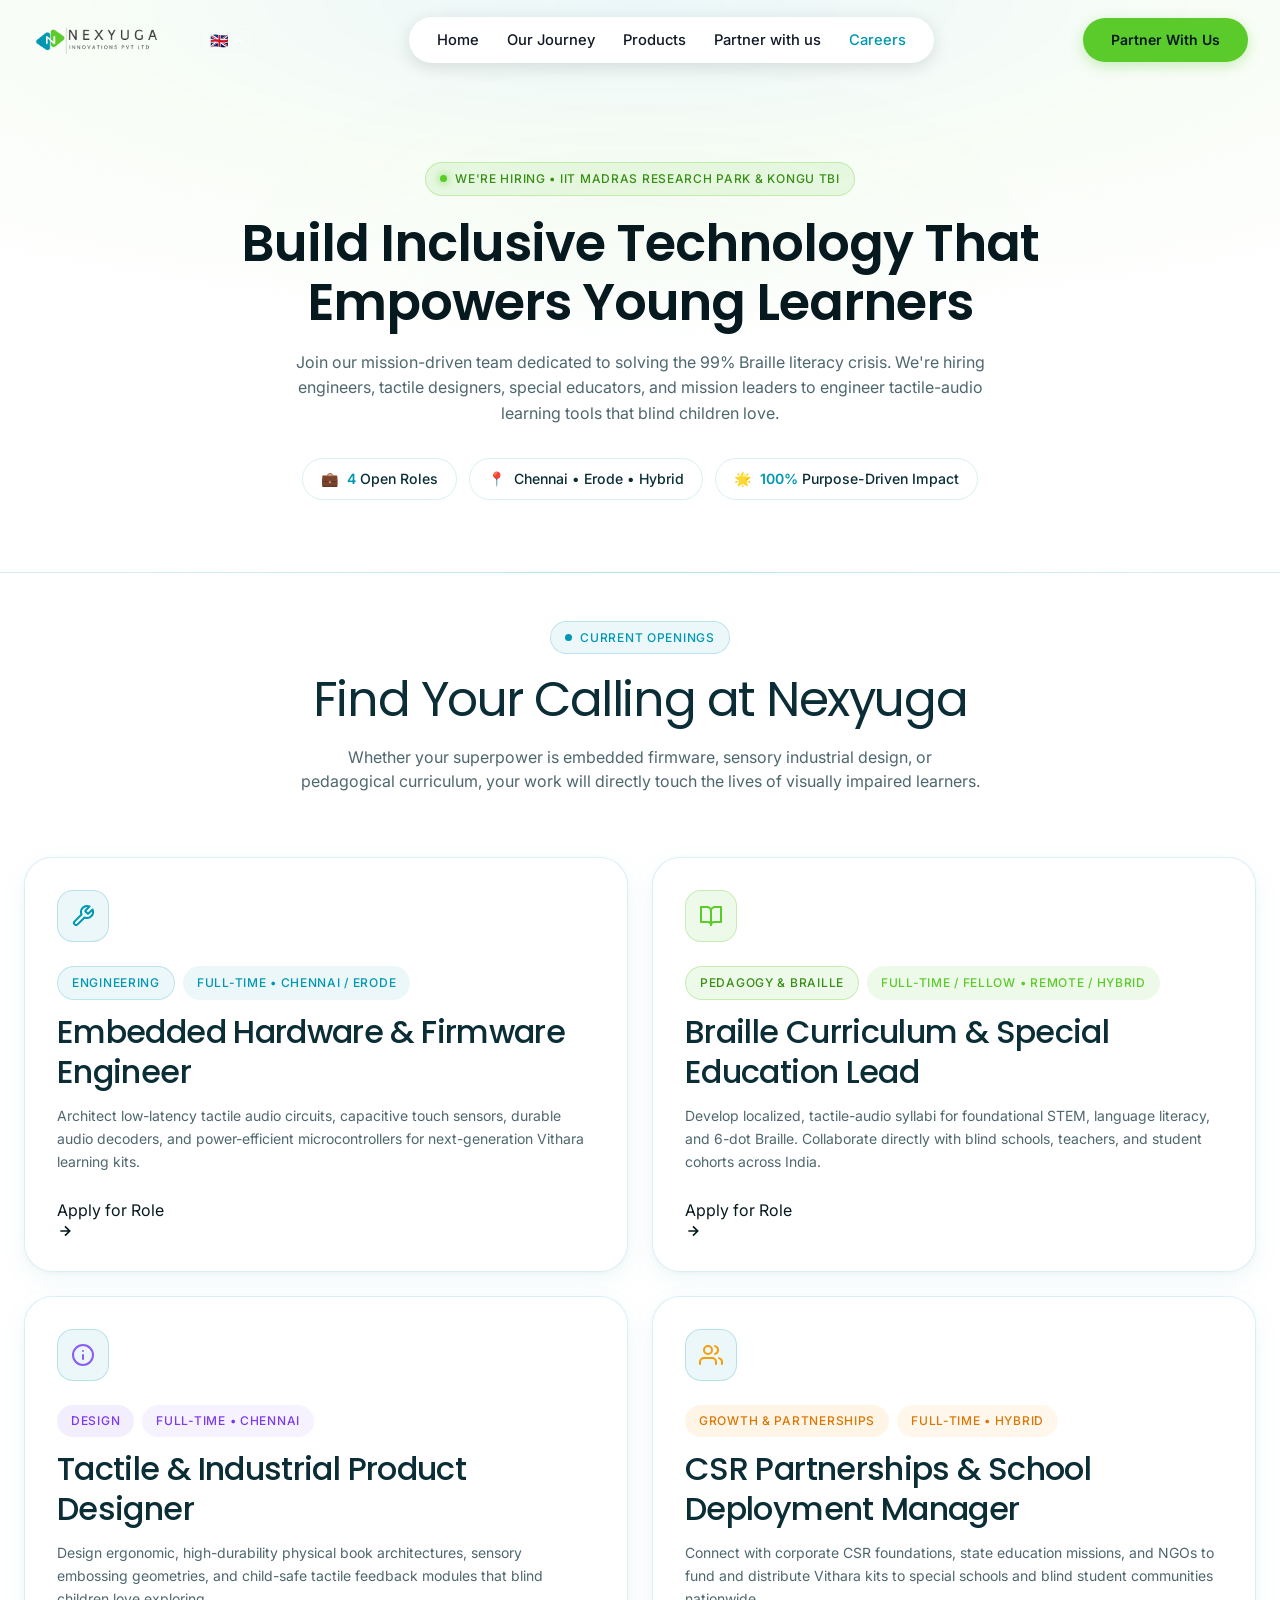
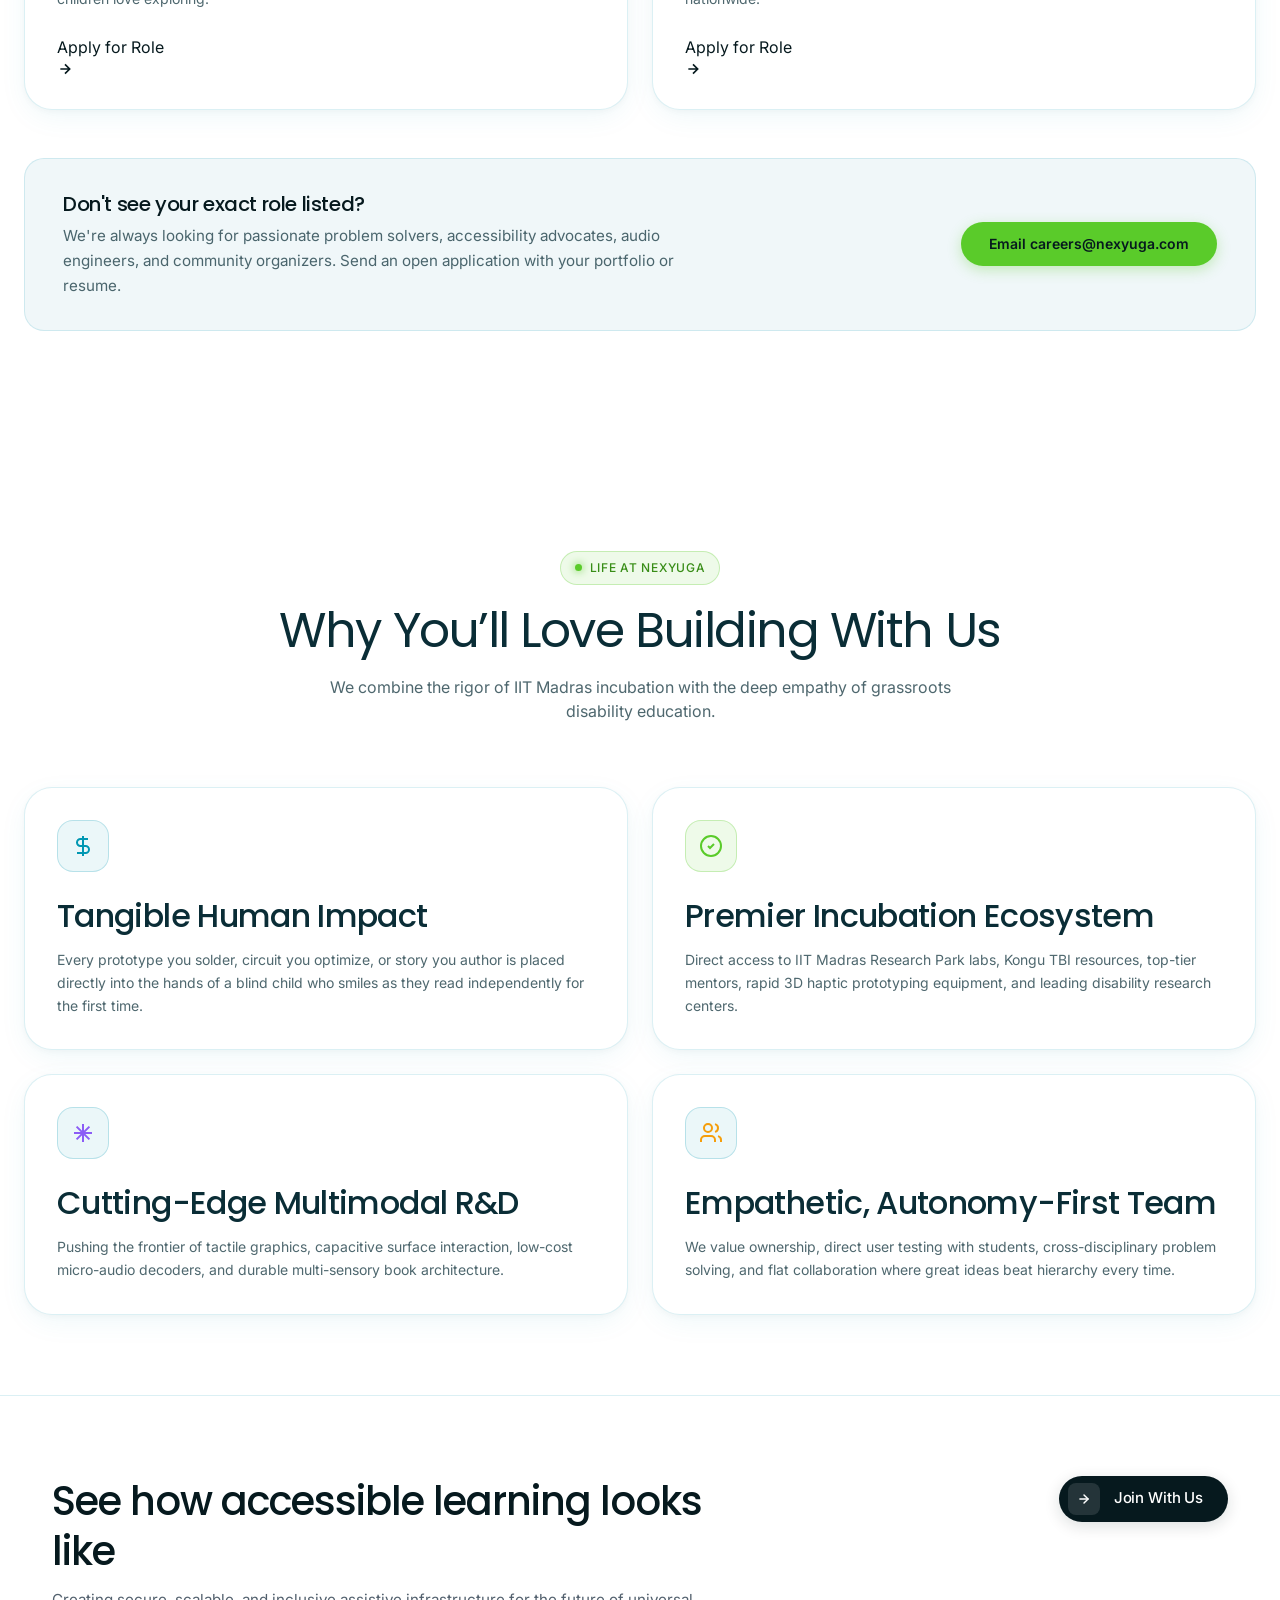
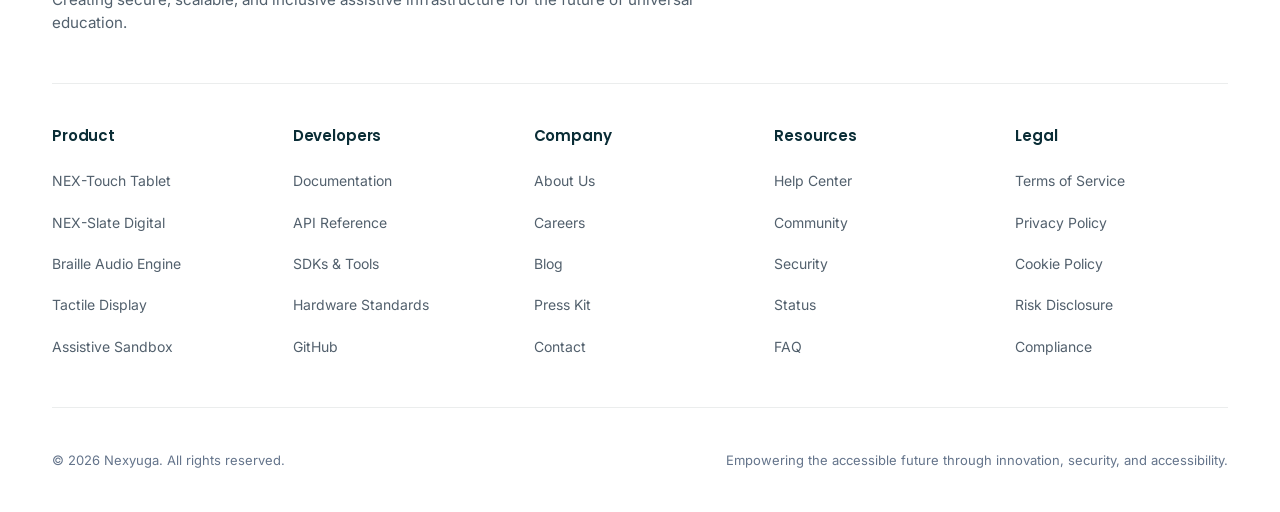
<file: careers.html>
<!DOCTYPE html>
<html lang="en">
<head>
  <meta charset="UTF-8">
  <meta name="viewport" content="width=device-width, initial-scale=1.0">
  <meta name="referrer" content="strict-origin-when-cross-origin">
  <title>Careers | Nexyuga Innovations — Build Inclusive Technology</title>
  <meta name="description" content="Explore career opportunities at Nexyuga Innovations. Join our mission-driven team at IIT Madras Research Park & Kongu TBI building tactile and audio learning tools for visually impaired children.">
  <meta name="keywords" content="Nexyuga Careers, Assistive Technology Jobs, Hardware Engineer Chennai, Special Education Jobs India, Tactile Product Design">
  
  <!-- Open Graph -->
  <meta property="og:title" content="Careers at Nexyuga Innovations | Build Inclusive Tech for Blind Learners">
  <meta property="og:description" content="Join our mission-driven team at IIT Madras Research Park & Kongu TBI building tactile-audio tools that solve the Braille literacy crisis.">
  <meta property="og:type" content="website">

  <!-- Favicon -->
  <link rel="icon" type="image/png" href="assets/images/logo-dark.png">

  <!-- Google Fonts Preconnect & Stylesheets (Poppins & Inter) -->
  <link rel="preconnect" href="https://fonts.googleapis.com">
  <link rel="preconnect" href="https://fonts.gstatic.com" crossorigin>
  <link href="https://fonts.googleapis.com/css2?family=Inter:ital,wght@0,300;0,400;0,500;0,600;0,700;1,400&family=Oswald:wght@600;700&family=Poppins:ital,wght@0,300;0,400;0,500;0,600;0,700;1,400;1,700&display=swap" rel="stylesheet">

  <!-- Design System CSS (Adorbit Architecture) -->
  <link rel="stylesheet" href="css/tokens.css?v=17">
  <link rel="stylesheet" href="css/base.css?v=17">
  <link rel="stylesheet" href="css/components.css?v=17">
  <link rel="stylesheet" href="css/main.css?v=17">

  <style>
    .careers-hero-section {
      padding: clamp(140px, 18vh, 180px) var(--space-6) clamp(60px, 8vh, 80px);
      text-align: center;
      position: relative;
      background: radial-gradient(ellipse 90% 60% at 50% 0%, rgba(1, 151, 178, 0.08) 0%, rgba(90, 203, 42, 0.04) 50%, var(--color-bg-page) 100%);
      border-bottom: 1px solid var(--color-border);
      overflow: hidden;
    }
    .careers-hero-container {
      max-width: 860px;
      margin: 0 auto;
      position: relative;
      z-index: 2;
    }
    .careers-hero-title {
      font-family: var(--font-heading), 'Poppins', sans-serif;
      font-size: clamp(2.2rem, 4vw, 3.4rem);
      font-weight: 600;
      line-height: 1.15;
      color: var(--color-text-primary);
      letter-spacing: -0.02em;
      margin-bottom: 18px;
    }
    .careers-hero-subtitle {
      font-family: var(--font-body), 'Inter', sans-serif;
      font-size: clamp(1rem, 1.2vw, 1.15rem);
      color: var(--color-text-muted);
      line-height: 1.6;
      max-width: 720px;
      margin: 0 auto 32px auto;
    }
    .careers-pill-row {
      display: flex;
      align-items: center;
      justify-content: center;
      gap: 12px;
      flex-wrap: wrap;
    }
    .careers-stat-badge {
      display: inline-flex;
      align-items: center;
      gap: 8px;
      padding: 8px 18px;
      border-radius: 999px;
      background: var(--color-bg-card);
      border: 1px solid var(--color-border);
      box-shadow: var(--shadow-sm);
      font-size: 0.88rem;
      font-weight: 500;
      color: var(--color-text-secondary);
    }
    .careers-stat-badge strong {
      color: var(--color-brand-blue);
      font-weight: 600;
    }
  </style>
</head>
<body>

  <!-- Ambient Radial Light Glow -->
  <div class="bg-radial-glow"></div>

  <!-- ==========================================================================
       ADORBIT SIGNATURE APP BAR
       ========================================================================== -->
  <header class="site-appbar scrolled" id="appbar">
    <div class="appbar-container">
      <!-- Left: Brand Logo & Language Selector Group -->
      <div class="appbar-left-group">
        <a href="index.html" class="appbar-brand" aria-label="Nexyuga Innovations">
          <img src="assets/images/logo-dark.png" alt="Nexyuga Logo" class="appbar-brand-img">
        </a>
        <div class="lang-selector-pill-glass" id="langSelector" title="Switch Language" tabindex="0" role="button" aria-haspopup="true">
          <span class="lang-flag">🇬🇧</span>
          <svg width="10" height="10" viewBox="0 0 24 24" fill="none" stroke="currentColor" stroke-width="2.5">
            <path d="M6 9l6 6 6-6"/>
          </svg>
          <div class="lang-dropdown-menu">
            <div class="lang-option" data-lang="en"><span>🇬🇧</span> English</div>
            <div class="lang-option" data-lang="hi"><span>🇮🇳</span> हिन्दी (Hindi)</div>
            <div class="lang-option" data-lang="ta"><span>🇮🇳</span> தமிழ் (Tamil)</div>
          </div>
        </div>
      </div>

      <!-- Center: Signature Floating White Capsule Menu -->
      <nav class="appbar-center-capsule" aria-label="Primary Navigation">
        <a href="index.html#home" class="appbar-nav-link">Home</a>
        <a href="index.html#journey" class="appbar-nav-link">Our Journey</a>
        <a href="index.html#products" class="appbar-nav-link">Products</a>
        <a href="index.html#partner" class="appbar-nav-link">Partner with us</a>
        <a href="careers.html" class="appbar-nav-link active">Careers</a>
      </nav>

      <!-- Right: Glass Pill CTA Button & Mobile Toggle -->
      <div class="appbar-actions">
        <a href="index.html#partner" class="btn btn-primary btn-rolling">
          <div class="btn-rolling-track">
            <span class="btn-rolling-text">Partner With Us</span>
            <span class="btn-rolling-text">Partner With Us</span>
          </div>
        </a>

        <!-- Mobile Drawer Hamburger Toggle -->
        <button class="appbar-mobile-toggle mobile-nav-toggle" aria-label="Toggle Mobile Navigation" style="color: var(--color-text-primary);">
          <svg width="24" height="24" viewBox="0 0 24 24" fill="none" stroke="currentColor" stroke-width="2" stroke-linecap="round">
            <line x1="3" y1="12" x2="21" y2="12"></line>
            <line x1="3" y1="6" x2="21" y2="6"></line>
            <line x1="3" y1="18" x2="21" y2="18"></line>
          </svg>
        </button>
      </div>
    </div>
  </header>

  <!-- Mobile Navigation Drawer -->
  <div class="drawer-backdrop"></div>
  <aside class="mobile-drawer">
    <div class="drawer-header">
      <div class="nav-brand">
        <img src="assets/images/logo-dark.png" alt="Nexyuga" class="nav-brand-img" style="height: 32px;">
      </div>
      <button class="drawer-close-btn" style="color: var(--color-text-primary); font-size: 28px; cursor: pointer;" aria-label="Close menu">&times;</button>
    </div>
    <div class="drawer-links">
      <a href="index.html#home" class="drawer-link">Home</a>
      <a href="index.html#journey" class="drawer-link">Our Journey</a>
      <a href="index.html#products" class="drawer-link">Products</a>
      <a href="index.html#partner" class="drawer-link">Partner with us</a>
      <a href="careers.html" class="drawer-link active">Careers</a>
    </div>
    <div style="margin-top: auto;">
      <a href="index.html#partner" class="btn btn-primary btn-rolling" style="width: 100%;">
        <div class="btn-rolling-track">
          <span class="btn-rolling-text">Partner With Us</span>
          <span class="btn-rolling-text">Partner With Us</span>
        </div>
      </a>
    </div>
  </aside>

  <!-- ==========================================================================
       CAREERS HERO HEADER
       ========================================================================== -->
  <section class="careers-hero-section">
    <div class="careers-hero-container">
      <div class="badge-pill badge-green" style="margin-bottom: 18px;">
        <span class="badge-dot"></span>
        <span>We're Hiring • IIT Madras Research Park &amp; Kongu TBI</span>
      </div>

      <h1 class="careers-hero-title">
        Build Inclusive Technology That Empowers Young Learners
      </h1>

      <p class="careers-hero-subtitle">
        Join our mission-driven team dedicated to solving the 99% Braille literacy crisis. We're hiring engineers, tactile designers, special educators, and mission leaders to engineer tactile-audio learning tools that blind children love.
      </p>

      <div class="careers-pill-row">
        <div class="careers-stat-badge">
          <span>💼</span>
          <span><strong>4</strong> Open Roles</span>
        </div>
        <div class="careers-stat-badge">
          <span>📍</span>
          <span>Chennai • Erode • Hybrid</span>
        </div>
        <div class="careers-stat-badge">
          <span>🌟</span>
          <span><strong>100%</strong> Purpose-Driven Impact</span>
        </div>
      </div>
    </div>
  </section>

  <!-- ==========================================================================
       OPEN POSITIONS (Bento Grid of Roles)
       ========================================================================== -->
  <section class="section section-light" id="positions" style="padding-top: var(--space-12);">
    <div class="container">
      <div class="section-header">
        <div class="badge-pill badge-teal-light">
          <span class="badge-dot"></span>
          <span>Current Openings</span>
        </div>
        <h2>Find Your Calling at Nexyuga</h2>
        <p class="section-subtitle">
          Whether your superpower is embedded firmware, sensory industrial design, or pedagogical curriculum, your work will directly touch the lives of visually impaired learners.
        </p>
      </div>

      <div class="services-bento-grid">
        
        <!-- Role 1: Embedded Hardware & Firmware Engineer -->
        <div class="card-bento service-card-span-6">
          <div class="card-icon-wrap" style="color: var(--color-brand-blue);">
            <svg width="24" height="24" viewBox="0 0 24 24" fill="none" stroke="currentColor" stroke-width="2" stroke-linecap="round" stroke-linejoin="round">
              <path d="M14.7 6.3a1 1 0 0 0 0 1.4l1.6 1.6a1 1 0 0 0 1.4 0l3.77-3.77a6 6 0 0 1-7.94 7.94l-6.91 6.91a2.12 2.12 0 0 1-3-3l6.91-6.91a6 6 0 0 1 7.94-7.94l-3.76 3.76z"/>
            </svg>
          </div>
          <div style="display: flex; gap: 8px; margin-bottom: 12px; flex-wrap: wrap;">
            <span class="badge-pill badge-teal-light">Engineering</span>
            <span class="badge-pill" style="background: rgba(1, 151, 178, 0.08); color: var(--color-brand-blue);">Full-Time • Chennai / Erode</span>
          </div>
          <h3>Embedded Hardware &amp; Firmware Engineer</h3>
          <p>
            Architect low-latency tactile audio circuits, capacitive touch sensors, durable audio decoders, and power-efficient microcontrollers for next-generation Vithara learning kits.
          </p>
          <div style="margin-top: 24px;">
            <a href="mailto:careers@nexyuga.com?subject=Application:%20Embedded%20Hardware%20Engineer" class="link-arrow">
              <span>Apply for Role</span>
              <svg width="16" height="16" viewBox="0 0 24 24" fill="none" stroke="currentColor" stroke-width="2.5"><path d="M5 12h14M12 5l7 7-7 7"/></svg>
            </a>
          </div>
        </div>

        <!-- Role 2: Braille Curriculum & Special Education Lead -->
        <div class="card-bento service-card-span-6 green-accent">
          <div class="card-icon-wrap" style="color: var(--color-brand-green);">
            <svg width="24" height="24" viewBox="0 0 24 24" fill="none" stroke="currentColor" stroke-width="2" stroke-linecap="round" stroke-linejoin="round">
              <path d="M2 3h6a4 4 0 0 1 4 4v14a3 3 0 0 0-3-3H2z"/>
              <path d="M22 3h-6a4 4 0 0 0-4 4v14a3 3 0 0 1 3-3h7z"/>
            </svg>
          </div>
          <div style="display: flex; gap: 8px; margin-bottom: 12px; flex-wrap: wrap;">
            <span class="badge-pill badge-green">Pedagogy &amp; Braille</span>
            <span class="badge-pill" style="background: rgba(90, 203, 42, 0.1); color: var(--color-brand-green);">Full-Time / Fellow • Remote / Hybrid</span>
          </div>
          <h3>Braille Curriculum &amp; Special Education Lead</h3>
          <p>
            Develop localized, tactile-audio syllabi for foundational STEM, language literacy, and 6-dot Braille. Collaborate directly with blind schools, teachers, and student cohorts across India.
          </p>
          <div style="margin-top: 24px;">
            <a href="mailto:careers@nexyuga.com?subject=Application:%20Braille%20Curriculum%20Lead" class="link-arrow">
              <span>Apply for Role</span>
              <svg width="16" height="16" viewBox="0 0 24 24" fill="none" stroke="currentColor" stroke-width="2.5"><path d="M5 12h14M12 5l7 7-7 7"/></svg>
            </a>
          </div>
        </div>

        <!-- Role 3: Tactile & Industrial Product Designer -->
        <div class="card-bento service-card-span-6">
          <div class="card-icon-wrap" style="color: #8B5CF6;">
            <svg width="24" height="24" viewBox="0 0 24 24" fill="none" stroke="currentColor" stroke-width="2" stroke-linecap="round" stroke-linejoin="round">
              <circle cx="12" cy="12" r="10"/>
              <path d="M12 16v-4"/>
              <path d="M12 8h.01"/>
            </svg>
          </div>
          <div style="display: flex; gap: 8px; margin-bottom: 12px; flex-wrap: wrap;">
            <span class="badge-pill" style="background: rgba(139, 92, 246, 0.1); color: #7C3AED;">Design</span>
            <span class="badge-pill" style="background: rgba(139, 92, 246, 0.08); color: #7C3AED;">Full-Time • Chennai</span>
          </div>
          <h3>Tactile &amp; Industrial Product Designer</h3>
          <p>
            Design ergonomic, high-durability physical book architectures, sensory embossing geometries, and child-safe tactile feedback modules that blind children love exploring.
          </p>
          <div style="margin-top: 24px;">
            <a href="mailto:careers@nexyuga.com?subject=Application:%20Tactile%20Product%20Designer" class="link-arrow">
              <span>Apply for Role</span>
              <svg width="16" height="16" viewBox="0 0 24 24" fill="none" stroke="currentColor" stroke-width="2.5"><path d="M5 12h14M12 5l7 7-7 7"/></svg>
            </a>
          </div>
        </div>

        <!-- Role 4: CSR Partnerships & School Deployment Manager -->
        <div class="card-bento service-card-span-6">
          <div class="card-icon-wrap" style="color: #F59E0B;">
            <svg width="24" height="24" viewBox="0 0 24 24" fill="none" stroke="currentColor" stroke-width="2" stroke-linecap="round" stroke-linejoin="round">
              <path d="M17 21v-2a4 4 0 0 0-4-4H5a4 4 0 0 0-4 4v2"/>
              <circle cx="9" cy="7" r="4"/>
              <path d="M23 21v-2a4 4 0 0 0-3-3.87"/>
              <path d="M16 3.13a4 4 0 0 1 0 7.75"/>
            </svg>
          </div>
          <div style="display: flex; gap: 8px; margin-bottom: 12px; flex-wrap: wrap;">
            <span class="badge-pill" style="background: rgba(245, 158, 11, 0.1); color: #D97706;">Growth &amp; Partnerships</span>
            <span class="badge-pill" style="background: rgba(245, 158, 11, 0.08); color: #D97706;">Full-Time • Hybrid</span>
          </div>
          <h3>CSR Partnerships &amp; School Deployment Manager</h3>
          <p>
            Connect with corporate CSR foundations, state education missions, and NGOs to fund and distribute Vithara kits to special schools and blind student communities nationwide.
          </p>
          <div style="margin-top: 24px;">
            <a href="mailto:careers@nexyuga.com?subject=Application:%20CSR%20Partnerships%20Manager" class="link-arrow">
              <span>Apply for Role</span>
              <svg width="16" height="16" viewBox="0 0 24 24" fill="none" stroke="currentColor" stroke-width="2.5"><path d="M5 12h14M12 5l7 7-7 7"/></svg>
            </a>
          </div>
        </div>

      </div>

      <!-- Spontaneous Application Banner -->
      <div style="margin-top: 48px; background: var(--color-bg-card-subtle); border: 1px solid var(--color-border); border-radius: var(--radius-xl); padding: 32px 38px; display: flex; align-items: center; justify-content: space-between; gap: 24px; flex-wrap: wrap;">
        <div>
          <h4 style="font-size: 1.25rem; color: var(--color-text-primary); margin-bottom: 6px;">Don't see your exact role listed?</h4>
          <p style="color: var(--color-text-muted); font-size: 0.95rem; margin: 0; max-width: 620px;">
            We're always looking for passionate problem solvers, accessibility advocates, audio engineers, and community organizers. Send an open application with your portfolio or resume.
          </p>
        </div>
        <a href="mailto:careers@nexyuga.com?subject=Open%20Application:%20Passionate%20Problem%20Solver" class="btn btn-primary btn-rolling">
          <div class="btn-rolling-track">
            <span class="btn-rolling-text">Email careers@nexyuga.com</span>
            <span class="btn-rolling-text">Email careers@nexyuga.com</span>
          </div>
        </a>
      </div>

    </div>
  </section>

  <!-- ==========================================================================
       WHY WORK AT NEXYUGA (Values & Culture Bento Grid)
       ========================================================================== -->
  <section class="section section-light-alt" style="padding: var(--space-20) 0;">
    <div class="container">
      <div class="section-header">
        <div class="badge-pill badge-green">
          <span class="badge-dot"></span>
          <span>Life at Nexyuga</span>
        </div>
        <h2>Why You’ll Love Building With Us</h2>
        <p class="section-subtitle">
          We combine the rigor of IIT Madras incubation with the deep empathy of grassroots disability education.
        </p>
      </div>

      <div class="services-bento-grid">
        <div class="card-bento service-card-span-6">
          <div class="card-icon-wrap" style="color: var(--color-brand-blue);">
            <svg width="24" height="24" viewBox="0 0 24 24" fill="none" stroke="currentColor" stroke-width="2"><path d="M12 2v20M17 5H9.5a3.5 3.5 0 0 0 0 7h5a3.5 3.5 0 0 1 0 7H6"/></svg>
          </div>
          <h3>Tangible Human Impact</h3>
          <p>Every prototype you solder, circuit you optimize, or story you author is placed directly into the hands of a blind child who smiles as they read independently for the first time.</p>
        </div>

        <div class="card-bento service-card-span-6 green-accent">
          <div class="card-icon-wrap" style="color: var(--color-brand-green);">
            <svg width="24" height="24" viewBox="0 0 24 24" fill="none" stroke="currentColor" stroke-width="2"><circle cx="12" cy="12" r="10"/><path d="m9 12 2 2 4-4"/></svg>
          </div>
          <h3>Premier Incubation Ecosystem</h3>
          <p>Direct access to IIT Madras Research Park labs, Kongu TBI resources, top-tier mentors, rapid 3D haptic prototyping equipment, and leading disability research centers.</p>
        </div>

        <div class="card-bento service-card-span-6">
          <div class="card-icon-wrap" style="color: #8B5CF6;">
            <svg width="24" height="24" viewBox="0 0 24 24" fill="none" stroke="currentColor" stroke-width="2"><path d="M12 3v18M3 12h18M5.6 5.6l12.8 12.8M18.4 5.6 5.6 18.4"/></svg>
          </div>
          <h3>Cutting-Edge Multimodal R&amp;D</h3>
          <p>Pushing the frontier of tactile graphics, capacitive surface interaction, low-cost micro-audio decoders, and durable multi-sensory book architecture.</p>
        </div>

        <div class="card-bento service-card-span-6">
          <div class="card-icon-wrap" style="color: #F59E0B;">
            <svg width="24" height="24" viewBox="0 0 24 24" fill="none" stroke="currentColor" stroke-width="2"><path d="M16 21v-2a4 4 0 0 0-4-4H6a4 4 0 0 0-4 4v2"/><circle cx="9" cy="7" r="4"/><path d="M22 21v-2a4 4 0 0 0-3-3.87"/><path d="M16 3.13a4 4 0 0 1 0 7.75"/></svg>
          </div>
          <h3>Empathetic, Autonomy-First Team</h3>
          <p>We value ownership, direct user testing with students, cross-disciplinary problem solving, and flat collaboration where great ideas beat hierarchy every time.</p>
        </div>
      </div>
    </div>
  </section>

  <!-- ==========================================================================
       SITE FOOTER
       ========================================================================== -->
  <footer class="site-footer" id="footer">
    <div class="container footer-container">
      
      <!-- Top CTA Header Row -->
      <div class="footer-cta-row">
        <div class="footer-cta-text">
          <h2 class="footer-cta-title">See how accessible learning looks like</h2>
          <p class="footer-cta-desc">Creating secure, scalable, and inclusive assistive infrastructure for the future of universal education.</p>
        </div>
        <div class="footer-cta-action">
          <a href="index.html#partner" class="footer-join-pill" aria-label="Join With Us">
            <span class="footer-join-pill-icon" aria-hidden="true">
              <svg width="14" height="14" viewBox="0 0 24 24" fill="none" stroke="currentColor" stroke-width="2.5" stroke-linecap="round" stroke-linejoin="round">
                <line x1="5" y1="12" x2="19" y2="12"></line>
                <polyline points="12 5 19 12 12 19"></polyline>
              </svg>
            </span>
            <span class="footer-join-pill-label">Join With Us</span>
          </a>
        </div>
      </div>

      <!-- Horizontal Divider Line -->
      <div class="footer-rule" aria-hidden="true"></div>

      <!-- 5-Column Navigation Grid -->
      <div class="footer-cols-grid">
        <!-- Col 1: Product -->
        <div class="footer-nav-col">
          <h4 class="footer-nav-heading">Product</h4>
          <ul class="footer-nav-list">
            <li><a href="index.html#products">NEX-Touch Tablet</a></li>
            <li><a href="index.html#products">NEX-Slate Digital</a></li>
            <li><a href="index.html#products">Braille Audio Engine</a></li>
            <li><a href="index.html#journey">Tactile Display</a></li>
            <li><a href="index.html#products">Assistive Sandbox</a></li>
          </ul>
        </div>

        <!-- Col 2: Developers -->
        <div class="footer-nav-col">
          <h4 class="footer-nav-heading">Developers</h4>
          <ul class="footer-nav-list">
            <li><a href="index.html#partner">Documentation</a></li>
            <li><a href="index.html#partner">API Reference</a></li>
            <li><a href="index.html#partner">SDKs &amp; Tools</a></li>
            <li><a href="index.html#partner">Hardware Standards</a></li>
            <li><a href="https://github.com/nexyuga" target="_blank" rel="noopener noreferrer">GitHub</a></li>
          </ul>
        </div>

        <!-- Col 3: Company -->
        <div class="footer-nav-col">
          <h4 class="footer-nav-heading">Company</h4>
          <ul class="footer-nav-list">
            <li><a href="index.html#home">About Us</a></li>
            <li><a href="careers.html">Careers</a></li>
            <li><a href="index.html#journey">Blog</a></li>
            <li><a href="index.html#trusted-by">Press Kit</a></li>
            <li><a href="mailto:contact@nexyuga.com">Contact</a></li>
          </ul>
        </div>

        <!-- Col 4: Resources -->
        <div class="footer-nav-col">
          <h4 class="footer-nav-heading">Resources</h4>
          <ul class="footer-nav-list">
            <li><a href="index.html#faq">Help Center</a></li>
            <li><a href="index.html#journey">Community</a></li>
            <li><a href="index.html#partner">Security</a></li>
            <li><a href="index.html#trusted-by">Status</a></li>
            <li><a href="index.html#faq">FAQ</a></li>
          </ul>
        </div>

        <!-- Col 5: Legal -->
        <div class="footer-nav-col">
          <h4 class="footer-nav-heading">Legal</h4>
          <ul class="footer-nav-list">
            <li><a href="#terms">Terms of Service</a></li>
            <li><a href="#privacy">Privacy Policy</a></li>
            <li><a href="#cookies">Cookie Policy</a></li>
            <li><a href="#disclosure">Risk Disclosure</a></li>
            <li><a href="#compliance">Compliance</a></li>
          </ul>
        </div>
      </div>

      <!-- Horizontal Divider Line -->
      <div class="footer-rule" aria-hidden="true"></div>

      <!-- Bottom Meta Row -->
      <div class="footer-meta-row">
        <div class="footer-copyright">
          &copy; 2026 Nexyuga. All rights reserved.
        </div>
        <div class="footer-mission-statement">
          Empowering the accessible future through innovation, security, and accessibility.
        </div>
      </div>

    </div>
  </footer>

  <!-- Scripts -->
  <script src="js/main.js?v=17"></script>
</body>
</html>
</file>
<file: css/tokens.css>
/**
 * NEXYUGA DESIGN SYSTEM TOKENS — LIGHT / WHITE THEME
 * Styled with Adorbit Architecture
 * Primary: Blue #0197B2 | Secondary: Green #5ACB2A
 */

:root {
  /* ==========================================================================
     NEXYUGA BRAND COLOR TOKENS
     ========================================================================== */
  
  /* Primary Brand Blue */
  --color-brand-blue: #0197B2;
  --color-brand-blue-hover: #008299;
  --color-brand-blue-glow: rgba(1, 151, 178, 0.25);
  --color-brand-blue-tint: rgba(1, 151, 178, 0.08);
  --color-brand-blue-border: rgba(1, 151, 178, 0.22);

  /* Secondary Brand Green */
  --color-brand-green: #5ACB2A;
  --color-brand-green-hover: #4fb822;
  --color-brand-green-glow: rgba(90, 203, 42, 0.3);
  --color-brand-green-tint: rgba(90, 203, 42, 0.1);
  --color-brand-green-border: rgba(90, 203, 42, 0.28);

  /* Clean White Theme Surfaces */
  --color-bg-page: #ffffff;               /* Crisp pure white canvas */
  --color-bg-page-alt: #f6fafd;           /* Soft clean azure-tinted alternate surface */
  --color-bg-card: #ffffff;               /* Clean white card */
  --color-bg-card-subtle: #f0f7f9;        /* Subtle card tint */
  --color-bg-glass: rgba(255, 255, 255, 0.88); /* Frosted glass */
  --color-bg-card-hover: #f9fcfd;
  
  /* Fallback aliases to ensure 100% theme consistency */
  --color-bg-dark: #f6fafd;
  --color-bg-dark-surface: #ffffff;
  --color-bg-dark-card: #ffffff;
  --color-bg-light: #ffffff;
  --color-bg-light-alt: #f6fafd;

  /* Typography Colors (High Contrast for Universal Accessibility) */
  --color-text-primary: #06191e;          /* Rich high-contrast deep teal */
  --color-text-secondary: #0a2d36;        /* Headings & bold statements */
  --color-text-muted: rgba(10, 45, 54, 0.72); /* Body copy */
  --color-text-faint: rgba(10, 45, 54, 0.45); /* Captions & metadata */

  /* Aliases for compatibility */
  --color-text-white: #06191e;
  --color-text-white-secondary: #0a2d36;
  --color-text-white-muted: rgba(10, 45, 54, 0.72);
  --color-text-dark: #06191e;
  --color-text-dark-secondary: #0a2d36;
  --color-text-dark-muted: rgba(10, 45, 54, 0.72);

  /* Borders & Dividers */
  --color-border: rgba(1, 151, 178, 0.14);
  --color-border-subtle: rgba(1, 151, 178, 0.08);
  --color-border-blue: rgba(1, 151, 178, 0.25);
  --color-border-green: rgba(90, 203, 42, 0.3);
  --color-border-dark: rgba(1, 151, 178, 0.14);
  --color-border-light: rgba(1, 151, 178, 0.14);
  --color-border-light-subtle: rgba(1, 151, 178, 0.07);

  /* ==========================================================================
     TYPOGRAPHY SCALE (Poppins 400 + Inter Body)
     ========================================================================== */
  --font-heading: 'Poppins', 'Poppins Placeholder', sans-serif;
  --font-body: 'Inter', 'Inter Placeholder', sans-serif;
  --font-heading-weight: 400;             /* Exact Adorbit regular weight */
  --font-heading-letter-spacing: -0.03em; /* Exact Adorbit tight tracking */

  /* Sizes */
  --text-xs: 0.75rem;     /* 12px */
  --text-sm: 0.875rem;    /* 14px */
  --text-base: 1rem;      /* 16px */
  --text-lg: 1.125rem;    /* 18px */
  --text-xl: 1.25rem;     /* 20px */
  --text-2xl: 1.625rem;   /* 26px */
  --text-3xl: 2.125rem;   /* 34px */
  --text-4xl: 2.75rem;    /* 44px */
  --text-5xl: 3.5rem;     /* 56px */
  --text-6xl: 4.25rem;    /* 68px */

  /* Line Heights */
  --leading-tight: 1.12;
  --leading-snug: 1.25;
  --leading-normal: 1.5;
  --leading-relaxed: 1.65;

  /* Letter Spacing */
  --tracking-tighter: -0.04em;
  --tracking-tight: -0.03em;
  --tracking-normal: 0em;
  --tracking-wide: 0.06em;

  /* Weights */
  --weight-regular: 400;
  --weight-medium: 500;
  --weight-semibold: 600;
  --weight-bold: 700;

  /* ==========================================================================
     SPACING SCALE & CONTAINERS
     ========================================================================== */
  --space-1: 4px;
  --space-2: 8px;
  --space-3: 12px;
  --space-4: 16px;
  --space-5: 20px;
  --space-6: 24px;
  --space-8: 32px;
  --space-10: 40px;
  --space-12: 48px;
  --space-16: 64px;
  --space-20: 80px;
  --space-28: 112px;
  --space-36: 140px;

  --container-max: 1280px;
  --container-narrow: 1040px;
  --container-wide: 1440px;

  /* ==========================================================================
     BORDER RADII & SHADOWS (Light Theme Floating Spec)
     ========================================================================== */
  --radius-xs: 4px;
  --radius-sm: 8px;
  --radius-md: 12px;
  --radius-lg: 16px;
  --radius-xl: 20px;
  --radius-2xl: 28px;
  --radius-3xl: 36px;
  --radius-pill: 9999px;

  /* Shadows for White Theme */
  --shadow-subtle: 0 1px 3px rgba(1, 151, 178, 0.05);
  --shadow-card: 0 8px 30px -4px rgba(1, 151, 178, 0.08), 0 2px 6px rgba(0, 0, 0, 0.03);
  --shadow-card-light: 0 8px 30px -4px rgba(1, 151, 178, 0.08), 0 2px 6px rgba(0, 0, 0, 0.03);
  --shadow-card-dark: 0 16px 40px -10px rgba(1, 151, 178, 0.12);
  --shadow-elevated: 0 24px 60px -12px rgba(1, 151, 178, 0.15);
  --shadow-green-glow: 0 4px 24px rgba(90, 203, 42, 0.35);
  --shadow-blue-glow: 0 4px 24px rgba(1, 151, 178, 0.35);

  /* Transitions */
  --ease-out-expo: cubic-bezier(0.16, 1, 0.3, 1);
  --transition-fast: 0.15s ease;
  --transition-normal: 0.25s var(--ease-out-expo);
  --transition-smooth: 0.4s var(--ease-out-expo);

  /* Z-index */
  --z-base: 1;
  --z-card: 10;
  --z-header: 100;
  --z-overlay: 500;
  --z-modal: 1000;
}
</file>
<file: css/base.css>
/**
 * BASE & TYPOGRAPHY STYLES — LIGHT / WHITE THEME
 * Resets, font loading, layout wrappers, and utilities
 */

@import url('https://fonts.googleapis.com/css2?family=Inter:ital,wght@0,300;0,400;0,500;0,600;0,700;1,400&family=Poppins:ital,wght@0,300;0,400;0,500;0,600;0,700;1,400;1,700&display=swap');

/* ==========================================================================
   CSS RESET
   ========================================================================== */
*, *::before, *::after {
  box-sizing: border-box;
  margin: 0;
  padding: 0;
  -webkit-font-smoothing: antialiased;
  -moz-osx-font-smoothing: grayscale;
}

html {
  font-size: 16px;
  scroll-behavior: smooth;
  scroll-padding-top: 100px;
  background-color: var(--color-bg-page);
  color: var(--color-text-primary);
}

body {
  font-family: var(--font-body);
  font-size: var(--text-base);
  line-height: var(--leading-relaxed);
  color: var(--color-text-primary);
  background-color: var(--color-bg-page);
  overflow-x: hidden;
  position: relative;
}

img, svg, picture, video {
  display: block;
  max-width: 100%;
  height: auto;
}

a {
  color: inherit;
  text-decoration: none;
  transition: var(--transition-normal);
}

button, input, select, textarea {
  font-family: inherit;
  font-size: inherit;
  border: none;
  outline: none;
  background: none;
}

button {
  cursor: pointer;
}

ul, ol {
  list-style: none;
}

/* ==========================================================================
   TYPOGRAPHY HIERARCHY (Adorbit Poppins 400 Editorial Weight)
   ========================================================================== */
h1, h2, h3, h4, h5, h6 {
  font-family: var(--font-heading);
  letter-spacing: -0.03em;
  font-weight: 400;
  line-height: var(--leading-tight);
  color: var(--color-text-secondary);
}

h1 {
  font-size: clamp(2.5rem, 5.2vw, 4.25rem);
  letter-spacing: -0.03em;
  font-weight: 400;
  line-height: 1.15;
}

h2 {
  font-size: clamp(2rem, 3.8vw, 3.25rem);
  letter-spacing: -0.03em;
  font-weight: 400;
  line-height: 1.2;
}

h3 {
  font-size: clamp(1.4rem, 2.5vw, 2rem);
  letter-spacing: -0.02em;
  font-weight: 500;
  line-height: 1.25;
}

h4 {
  font-size: clamp(1.15rem, 1.8vw, 1.45rem);
  letter-spacing: -0.02em;
  font-weight: 500;
  line-height: 1.3;
}

p {
  color: var(--color-text-muted);
  line-height: var(--leading-relaxed);
}

.text-muted {
  opacity: 0.75;
}

.text-blue {
  color: var(--color-brand-blue);
}

.text-green {
  color: var(--color-brand-green);
}

/* ==========================================================================
   LAYOUT CONTAINERS & SECTION BASES (Light Theme)
   ========================================================================== */
.container {
  width: 100%;
  max-width: var(--container-max);
  margin-left: auto;
  margin-right: auto;
  padding-left: var(--space-6);
  padding-right: var(--space-6);
}

.container-narrow {
  max-width: var(--container-narrow);
}

.container-wide {
  max-width: var(--container-wide);
}

/* Clean Light Section Alternation */
.section {
  position: relative;
  padding-top: var(--space-36);
  padding-bottom: var(--space-36);
  width: 100%;
}

.section-dark {
  background-color: var(--color-bg-page-alt);
  color: var(--color-text-primary);
}

.section-light {
  background-color: var(--color-bg-page);
  color: var(--color-text-primary);
}

.section-dark h2,
.section-dark h3,
.section-dark h4,
.section-light h2,
.section-light h3,
.section-light h4 {
  color: var(--color-text-secondary);
}

.section-dark p,
.section-light p {
  color: var(--color-text-muted);
}

/* Section Header Styles */
.section-header {
  text-align: center;
  max-width: 820px;
  margin: 0 auto var(--space-16);
  display: flex;
  flex-direction: column;
  align-items: center;
  gap: var(--space-4);
}

.section-header.text-left {
  text-align: left;
  align-items: flex-start;
  margin-left: 0;
}

.section-header .section-subtitle {
  font-size: clamp(1rem, 1.25vw, 1.15rem);
  line-height: var(--leading-normal);
  max-width: 680px;
}

/* Ambient Radial Glow & Background Texture (Clean Light Aesthetic) */
.bg-grid-pattern {
  background-image: 
    linear-gradient(to right, rgba(1, 151, 178, 0.05) 1px, transparent 1px),
    linear-gradient(to bottom, rgba(1, 151, 178, 0.05) 1px, transparent 1px);
  background-size: 48px 48px;
}

.bg-radial-glow {
  position: absolute;
  top: 5%;
  left: 50%;
  transform: translateX(-50%);
  width: 900px;
  height: 600px;
  background: radial-gradient(circle, rgba(1, 151, 178, 0.08) 0%, rgba(90, 203, 42, 0.05) 45%, transparent 75%);
  filter: blur(80px);
  pointer-events: none;
  z-index: 0;
}

/* Responsive adjustments */
@media (max-width: 992px) {
  .section {
    padding-top: var(--space-20);
    padding-bottom: var(--space-20);
  }
  .container {
    padding-left: var(--space-5);
    padding-right: var(--space-5);
  }
}

@media (max-width: 640px) {
  .section {
    padding-top: var(--space-16);
    padding-bottom: var(--space-16);
  }
  .container {
    padding-left: var(--space-4);
    padding-right: var(--space-4);
  }
}
</file>
<file: css/components.css>
/**
 * NEXYUGA COMPONENT LIBRARY — LIGHT / WHITE THEME
 * Styled with Adorbit Signature Architecture & Micro-interactions
 * Primary Blue #0197B2 | Secondary Green #5ACB2A
 */

/* ==========================================================================
   1. PILL BADGES
   ========================================================================== */
.badge-pill {
  display: inline-flex;
  align-items: center;
  gap: var(--space-2);
  padding: 6px 14px;
  border-radius: var(--radius-pill);
  font-family: var(--font-body);
  font-size: var(--text-xs);
  font-weight: var(--weight-medium);
  letter-spacing: var(--tracking-wide);
  text-transform: uppercase;
  width: fit-content;
  transition: var(--transition-normal);
}

.badge-pill .badge-dot {
  width: 7px;
  height: 7px;
  border-radius: 50%;
  animation: pulseDot 2s infinite ease-in-out;
}

@keyframes pulseDot {
  0%, 100% { transform: scale(1); opacity: 1; }
  50% { transform: scale(1.3); opacity: 0.75; }
}

/* Badge Variants */
.badge-green {
  background-color: var(--color-brand-green-tint);
  border: 1px solid var(--color-brand-green-border);
  color: #388d17;
}
.badge-green .badge-dot {
  background-color: var(--color-brand-green);
  box-shadow: 0 0 8px var(--color-brand-green);
}

.badge-blue {
  background-color: var(--color-brand-blue-tint);
  border: 1px solid var(--color-brand-blue-border);
  color: var(--color-brand-blue);
}
.badge-blue .badge-dot {
  background-color: var(--color-brand-blue);
  box-shadow: 0 0 8px var(--color-brand-blue);
}

.badge-dark {
  background-color: rgba(1, 151, 178, 0.08);
  border: 1px solid rgba(1, 151, 178, 0.2);
  color: var(--color-text-secondary);
}

.badge-teal-light {
  background-color: rgba(1, 151, 178, 0.08);
  border: 1px solid rgba(1, 151, 178, 0.2);
  color: var(--color-brand-blue);
}
.badge-teal-light .badge-dot {
  background-color: var(--color-brand-blue);
  box-shadow: none;
}

/* ==========================================================================
   2. BUTTONS (With Framer Rolling Text Micro-interaction)
   ========================================================================== */
.btn {
  display: inline-flex;
  align-items: center;
  justify-content: center;
  gap: var(--space-2);
  padding: 12px 28px;
  border-radius: var(--radius-pill);
  font-family: var(--font-body);
  font-size: var(--text-sm);
  font-weight: var(--weight-semibold);
  letter-spacing: var(--tracking-normal);
  text-decoration: none;
  cursor: pointer;
  position: relative;
  overflow: hidden;
  transition: var(--transition-normal);
  white-space: nowrap;
}

/* Rolling Text Track */
.btn-rolling {
  display: inline-flex;
  align-items: center;
  justify-content: center;
  overflow: hidden;
}

.btn-rolling-track {
  display: flex;
  flex-direction: column;
  height: 20px;
  line-height: 20px;
  overflow: hidden;
  transition: transform 0.35s var(--ease-out-expo);
}

.btn-rolling-text {
  display: block;
  height: 20px;
  line-height: 20px;
  transition: transform 0.35s var(--ease-out-expo);
}

.btn:hover .btn-rolling-track {
  transform: translateY(-20px);
}

/* Button Styles for White Theme */
.btn-primary {
  background-color: var(--color-brand-green);
  color: #06191e;
  box-shadow: 0 4px 14px rgba(90, 203, 42, 0.3);
}

.btn-primary:hover {
  background-color: var(--color-brand-green-hover);
  box-shadow: var(--shadow-green-glow);
  transform: translateY(-2px);
}

.btn-blue {
  background-color: var(--color-brand-blue);
  color: #ffffff;
  box-shadow: 0 4px 14px rgba(1, 151, 178, 0.25);
}

.btn-blue:hover {
  background-color: var(--color-brand-blue-hover);
  box-shadow: var(--shadow-blue-glow);
  transform: translateY(-2px);
}

.btn-secondary {
  background-color: #ffffff;
  color: var(--color-brand-blue);
  border: 1.5px solid rgba(1, 151, 178, 0.25);
  box-shadow: 0 2px 10px rgba(1, 151, 178, 0.06);
}

.btn-secondary:hover {
  background-color: rgba(1, 151, 178, 0.06);
  border-color: var(--color-brand-blue);
  transform: translateY(-2px);
}

.btn-outline-blue {
  background-color: transparent;
  color: var(--color-brand-blue);
  border: 1.5px solid var(--color-brand-blue);
}

.btn-outline-blue:hover {
  background-color: var(--color-brand-blue-tint);
  transform: translateY(-2px);
}

.btn-icon-right {
  display: inline-flex;
  align-items: center;
  margin-left: var(--space-2);
  transition: transform 0.3s var(--ease-out-expo);
}

.btn:hover .btn-icon-right {
  transform: translate(3px, -3px);
}

/* ==========================================================================
   3. ADORBIT SIGNATURE APP BAR (Desktop - 23 Reference Header)
   ========================================================================== */
.site-appbar {
  position: fixed;
  top: 0;
  left: 0;
  width: 100%;
  height: 80px;
  z-index: var(--z-header);
  background-color: transparent;
  transition: background-color 0.3s ease, border-color 0.3s ease, box-shadow 0.3s ease;
}

.site-appbar.scrolled {
  background-color: rgba(46, 94, 59, 0.95);
  backdrop-filter: blur(16px);
  -webkit-backdrop-filter: blur(16px);
  border-bottom: 1px solid rgba(255, 255, 255, 0.12);
  box-shadow: 0 4px 20px rgba(0, 0, 0, 0.15);
}

.appbar-container {
  display: flex;
  align-items: center;
  justify-content: space-between;
  width: 100%;
  max-width: 1400px;
  height: 100%;
  margin: 0 auto;
  padding: 0 var(--space-8);
}

/* Left: Brand Logo & Language Selector Group */
.appbar-left-group {
  display: flex;
  align-items: center;
  gap: 16px;
  flex-shrink: 0;
}

.appbar-brand {
  display: flex;
  align-items: center;
  gap: var(--space-3);
  text-decoration: none;
}

.appbar-brand-img {
  height: 32px;
  width: auto;
  object-fit: contain;
  transition: transform 0.25s ease;
}

.appbar-brand:hover .appbar-brand-img {
  transform: scale(1.02);
}

.lang-selector-pill-glass {
  position: relative;
  display: inline-flex;
  align-items: center;
  gap: 6px;
  padding: 6px 14px;
  border-radius: var(--radius-pill);
  background: rgba(255, 255, 255, 0.08);
  border: 1px solid rgba(255, 255, 255, 0.32);
  color: #ffffff;
  font-size: 13px;
  font-weight: 500;
  cursor: pointer;
  backdrop-filter: blur(8px);
  -webkit-backdrop-filter: blur(8px);
  transition: all 0.25s ease;
  user-select: none;
}

.lang-selector-pill-glass:hover {
  background: rgba(255, 255, 255, 0.16);
  border-color: #ffffff;
}

.lang-selector-pill-glass .lang-flag {
  font-size: 15px;
  line-height: 1;
}

/* Center: Signature Floating White Capsule Menu */
.appbar-center-capsule {
  display: flex;
  align-items: center;
  gap: 20px;
  background-color: #ffffff;
  border-radius: var(--radius-pill);
  padding: 9px 24px;
  box-shadow: 0 4px 18px rgba(0, 0, 0, 0.12);
  transition: all 0.25s var(--ease-out-expo);
}

.appbar-center-capsule:hover {
  box-shadow: 0 6px 24px rgba(0, 0, 0, 0.18);
  transform: translateY(-1px);
}

.appbar-nav-link {
  font-family: var(--font-body);
  font-size: 0.92rem;
  font-weight: 500;
  color: #111827;
  text-decoration: none;
  padding: 2px 4px;
  transition: color 0.2s ease;
  white-space: nowrap;
}

.appbar-nav-link:hover,
.appbar-nav-link.active {
  color: var(--color-brand-blue);
}

/* Right: Glass Action Pill Button */
.appbar-actions {
  display: flex;
  align-items: center;
  gap: 12px;
  flex-shrink: 0;
}

.btn-appbar-glass {
  display: inline-flex;
  align-items: center;
  justify-content: center;
  padding: 9px 24px;
  background: rgba(255, 255, 255, 0.08);
  border: 1px solid rgba(255, 255, 255, 0.32);
  border-radius: var(--radius-pill);
  color: #ffffff;
  font-size: 0.92rem;
  font-weight: 500;
  text-decoration: none;
  backdrop-filter: blur(8px);
  -webkit-backdrop-filter: blur(8px);
  transition: all 0.25s ease;
  cursor: pointer;
}

.btn-appbar-glass:hover {
  background: rgba(255, 255, 255, 0.18);
  border-color: #ffffff;
  color: #ffffff;
}

/* Language Selector Pill */
.lang-selector-pill {
  position: relative;
  display: inline-flex;
  align-items: center;
  gap: 6px;
  padding: 7px 14px;
  border-radius: var(--radius-pill);
  border: 1px solid rgba(10, 45, 54, 0.18);
  background-color: #ffffff;
  font-size: 13px;
  font-weight: 500;
  color: var(--color-text-secondary);
  cursor: pointer;
  transition: all 0.2s ease;
  user-select: none;
}

.lang-selector-pill:hover {
  border-color: var(--color-brand-blue);
  color: var(--color-brand-blue);
}

.lang-flag {
  font-size: 14px;
  line-height: 1;
}

.lang-dropdown-menu {
  position: absolute;
  top: calc(100% + 8px);
  right: 0;
  background-color: #ffffff;
  border: 1px solid rgba(1, 151, 178, 0.18);
  border-radius: var(--radius-lg);
  padding: 6px;
  box-shadow: var(--shadow-card);
  display: none;
  flex-direction: column;
  min-width: 140px;
  z-index: var(--z-modal);
}

.lang-selector-pill.open .lang-dropdown-menu {
  display: flex;
}

.lang-option {
  padding: 8px 12px;
  border-radius: var(--radius-sm);
  font-size: 12.5px;
  font-weight: 500;
  color: var(--color-text-secondary);
  text-decoration: none;
  transition: background-color 0.15s ease;
  display: flex;
  align-items: center;
  gap: 8px;
  cursor: pointer;
}

.lang-option:hover {
  background-color: rgba(1, 151, 178, 0.08);
  color: var(--color-brand-blue);
}

/* CTA Pill Button (Adorbit Style) */
.btn-appbar-cta {
  display: inline-flex;
  align-items: center;
  justify-content: center;
  padding: 7px 18px;
  border-radius: var(--radius-pill);
  border: 1px solid rgba(10, 45, 54, 0.2);
  background-color: #ffffff;
  font-size: 13.5px;
  font-weight: 500;
  color: var(--color-text-secondary);
  text-decoration: none;
  cursor: pointer;
  transition: all 0.25s var(--ease-out-expo);
  box-shadow: 0 1px 4px rgba(0, 0, 0, 0.03);
}

.btn-appbar-cta:hover {
  background-color: var(--color-brand-green);
  border-color: var(--color-brand-green);
  color: #06191e;
  box-shadow: 0 4px 14px rgba(90, 203, 42, 0.28);
  transform: translateY(-1px);
}

/* Mobile Toggle */
.appbar-mobile-toggle {
  display: none;
  background: none;
  border: none;
  color: var(--color-text-primary);
  cursor: pointer;
  padding: 6px;
}

@media (max-width: 992px) {
  .appbar-center-capsule {
    display: none;
  }
  .appbar-mobile-toggle {
    display: block;
  }
  .lang-selector-pill {
    display: none;
  }
  .appbar-container {
    padding: 0 var(--space-5);
  }
}

@media (max-width: 640px) {
  .btn-appbar-cta {
    display: none;
  }
}

/* ==========================================================================
   4. BENTO CARDS & LIGHT SURFACE CARDS
   ========================================================================== */
.card-bento {
  background-color: #ffffff;
  border: 1px solid var(--color-border);
  border-radius: var(--radius-2xl);
  padding: var(--space-8);
  position: relative;
  overflow: hidden;
  transition: var(--transition-smooth);
  display: flex;
  flex-direction: column;
  box-shadow: var(--shadow-card);
}

.card-bento:hover {
  transform: translateY(-4px);
  border-color: rgba(1, 151, 178, 0.35);
  box-shadow: 0 16px 40px rgba(1, 151, 178, 0.12);
}

.card-bento.green-accent:hover {
  border-color: rgba(90, 203, 42, 0.4);
  box-shadow: 0 16px 40px rgba(90, 203, 42, 0.12);
}

.card-bento .card-icon-wrap {
  width: 52px;
  height: 52px;
  border-radius: var(--radius-lg);
  background-color: var(--color-brand-blue-tint);
  border: 1px solid var(--color-brand-blue-border);
  display: flex;
  align-items: center;
  justify-content: center;
  color: var(--color-brand-blue);
  margin-bottom: var(--space-6);
  transition: var(--transition-normal);
}

.card-bento.green-accent .card-icon-wrap {
  background-color: var(--color-brand-green-tint);
  border-color: var(--color-brand-green-border);
  color: #388d17;
}

.card-bento:hover .card-icon-wrap {
  background-color: var(--color-brand-blue);
  color: #ffffff;
  transform: scale(1.05);
}

.card-bento.green-accent:hover .card-icon-wrap {
  background-color: var(--color-brand-green);
  color: #06191e;
}

.card-bento h3,
.card-bento h4 {
  color: var(--color-text-secondary);
  margin-bottom: var(--space-3);
}

.card-bento p {
  color: var(--color-text-muted);
  font-size: var(--text-sm);
  line-height: var(--leading-relaxed);
}

/* White Editorial Card */
.card-white {
  background-color: #ffffff;
  border: 1px solid var(--color-border);
  border-radius: var(--radius-2xl);
  padding: var(--space-8);
  transition: var(--transition-smooth);
  box-shadow: var(--shadow-card);
}

.card-white:hover {
  transform: translateY(-4px);
  box-shadow: 0 20px 40px rgba(1, 151, 178, 0.1);
  border-color: rgba(1, 151, 178, 0.3);
}

/* ==========================================================================
   4B. REFERENCE-STYLE EDITORIAL & BENTO LAYOUTS (Problem & Core Innovations)
   ========================================================================== */

/* ==========================================================================
   THE CHALLENGE WE SOLVE SECTION (Property Bento Reference Architecture)
   ========================================================================== */

/* 1. Top Stat Strip with Vertical Dividers */
.challenge-stat-strip {
  display: grid;
  grid-template-columns: repeat(4, 1fr);
  gap: 0;
  padding: var(--space-4) 0 var(--space-8);
  border-bottom: 1px solid var(--color-border);
  margin-bottom: var(--space-12);
}

.challenge-stat-item {
  display: flex;
  align-items: center;
  justify-content: flex-start;
  padding: 0 var(--space-6);
  border-right: 1px solid var(--color-border);
  gap: var(--space-3);
}

.challenge-stat-item:first-child {
  padding-left: 0;
}

.challenge-stat-item:last-child {
  border-right: none;
  padding-right: 0;
}

.challenge-stat-number {
  font-family: var(--font-heading);
  font-size: clamp(2.25rem, 3.2vw, 2.75rem);
  font-weight: var(--weight-bold);
  color: var(--color-text-secondary);
  letter-spacing: var(--tracking-tight);
  line-height: 1;
  flex-shrink: 0;
}

.challenge-stat-label-wrap {
  display: flex;
  flex-direction: column;
  justify-content: center;
  font-family: var(--font-body);
  font-size: var(--text-xs);
  font-weight: var(--weight-semibold);
  letter-spacing: var(--tracking-wide);
  color: var(--color-text-muted);
  line-height: var(--leading-snug);
  text-transform: uppercase;
}

/* 2. Main Two-Column Layout */
.challenge-main-row {
  display: grid;
  grid-template-columns: 1fr 1.25fr;
  gap: var(--space-12);
  align-items: center;
}

/* Left Content Column */
.challenge-content-col {
  max-width: 520px;
  display: flex;
  flex-direction: column;
  align-items: flex-start;
}

.challenge-eyebrow {
  display: inline-flex;
  align-items: center;
  gap: var(--space-2);
  padding: 6px 14px;
  border-radius: var(--radius-pill);
  font-family: var(--font-body);
  font-size: var(--text-xs);
  font-weight: var(--weight-medium);
  letter-spacing: var(--tracking-wide);
  text-transform: uppercase;
  color: var(--color-brand-blue);
  background-color: var(--color-brand-blue-tint);
  border: 1px solid var(--color-brand-blue-border);
  margin-bottom: var(--space-4);
  width: fit-content;
  transition: var(--transition-normal);
}

.challenge-eyebrow-dot {
  width: 7px;
  height: 7px;
  border-radius: 50%;
  background-color: var(--color-brand-blue);
  box-shadow: 0 0 8px var(--color-brand-blue-glow);
  animation: pulseDot 2s infinite ease-in-out;
  flex-shrink: 0;
}

.challenge-main-heading {
  font-family: var(--font-heading);
  font-size: clamp(2rem, 3.4vw, 3rem);
  font-weight: 500;
  line-height: 1.2;
  color: var(--color-text-secondary);
  letter-spacing: var(--tracking-tight);
  margin: 0 0 var(--space-5) 0;
}

.challenge-lead-text {
  font-family: var(--font-body);
  font-size: 1.0625rem;
  line-height: var(--leading-relaxed);
  color: var(--color-text-muted);
  margin: 0 0 var(--space-8) 0;
  max-width: 500px;
}

.challenge-cta-btn {
  display: inline-flex;
  align-items: center;
  gap: var(--space-3);
  background-color: var(--color-brand-blue);
  color: #ffffff;
  padding: 13px 28px;
  border-radius: var(--radius-pill);
  font-family: var(--font-body);
  font-size: var(--text-sm);
  font-weight: var(--weight-semibold);
  letter-spacing: var(--tracking-normal);
  text-decoration: none;
  box-shadow: 0 4px 16px var(--color-brand-blue-glow);
  transition: var(--transition-normal);
  cursor: pointer;
  position: relative;
  overflow: hidden;
}

.challenge-cta-btn:hover {
  background-color: var(--color-brand-blue-hover);
  box-shadow: var(--shadow-blue-glow);
  transform: translateY(-2px);
  color: #ffffff;
}

.challenge-cta-btn svg {
  transition: transform 0.25s var(--ease-out-expo);
  flex-shrink: 0;
}

.challenge-cta-btn:hover svg {
  transform: translateX(4px);
}

/* Right Bento Grid */
.challenge-bento-grid {
  display: grid;
  grid-template-columns: repeat(2, 1fr);
  gap: var(--space-5);
}

/* Base Bento Card */
.challenge-card {
  background-color: var(--color-bg-card);
  border: 1px solid var(--color-border);
  border-radius: var(--radius-xl);
  padding: var(--space-6);
  transition: transform 0.3s var(--ease-out-expo), box-shadow 0.3s ease, border-color 0.3s ease;
  display: flex;
  flex-direction: column;
  justify-content: space-between;
  min-height: 200px;
  box-shadow: var(--shadow-card);
  box-sizing: border-box;
}

.challenge-card:hover {
  transform: translateY(-4px);
  border-color: var(--color-border-blue);
  box-shadow: var(--shadow-card-dark);
}

/* Mock Search Pill (Card 1) */
.challenge-mock-search {
  display: flex;
  align-items: center;
  gap: 10px;
  background-color: var(--color-bg-page-alt);
  border: 1px solid var(--color-border);
  border-radius: var(--radius-pill);
  padding: 8px 16px;
  font-family: var(--font-body);
  font-size: var(--text-xs);
  color: var(--color-text-faint);
  margin-bottom: var(--space-5);
  box-shadow: var(--shadow-subtle);
  width: fit-content;
  max-width: 100%;
  box-sizing: border-box;
}

.challenge-mock-search svg {
  color: var(--color-brand-blue);
  opacity: 0.7;
  flex-shrink: 0;
}

.challenge-card-title {
  font-family: var(--font-heading);
  font-size: var(--text-lg);
  font-weight: var(--weight-semibold);
  color: var(--color-text-secondary);
  letter-spacing: var(--tracking-tight);
  line-height: var(--leading-snug);
  margin: 0 0 var(--space-2) 0;
}

.challenge-card-desc {
  font-family: var(--font-body);
  font-size: var(--text-sm);
  line-height: var(--leading-normal);
  color: var(--color-text-muted);
  margin: 0;
}

/* Green Shield Icon (Card 2) */
.challenge-shield-icon {
  width: 44px;
  height: 44px;
  border-radius: var(--radius-md);
  background-color: var(--color-brand-green-tint);
  border: 1px solid var(--color-brand-green-border);
  color: #2e8b15;
  display: flex;
  align-items: center;
  justify-content: center;
  margin-bottom: var(--space-5);
  box-shadow: 0 4px 14px var(--color-brand-green-glow);
  transition: transform 0.3s ease;
}

.challenge-card:hover .challenge-shield-icon {
  transform: scale(1.08);
}

/* Wide Bottom Card (Card 3) */
.challenge-card-wide {
  grid-column: span 2;
  background-color: var(--color-bg-card);
  border: 1px solid var(--color-border);
  border-radius: var(--radius-xl);
  padding: var(--space-6) var(--space-8);
  position: relative;
  overflow: hidden;
  display: flex;
  align-items: center;
  justify-content: space-between;
  gap: var(--space-6);
  min-height: 200px;
  box-shadow: var(--shadow-card);
  transition: transform 0.3s var(--ease-out-expo), box-shadow 0.3s ease, border-color 0.3s ease;
  box-sizing: border-box;
}

.challenge-card-wide:hover {
  transform: translateY(-4px);
  border-color: var(--color-border-blue);
  box-shadow: var(--shadow-card-dark);
}

.challenge-wide-left {
  flex: 1;
  max-width: 320px;
  z-index: 2;
}

.challenge-hot-badge {
  display: inline-flex;
  align-items: center;
  gap: 6px;
  background-color: var(--color-brand-green-tint);
  border: 1px solid var(--color-brand-green-border);
  color: #2e8b15;
  font-family: var(--font-body);
  font-size: var(--text-xs);
  font-weight: var(--weight-semibold);
  letter-spacing: var(--tracking-wide);
  padding: 4px 12px;
  border-radius: var(--radius-pill);
  text-transform: uppercase;
  margin-bottom: var(--space-3);
}

.challenge-badge-dot {
  width: 6px;
  height: 6px;
  border-radius: 50%;
  background-color: var(--color-brand-green);
  box-shadow: 0 0 6px var(--color-brand-green);
}

/* Faint Vector Map Background on Wide Card */
.challenge-map-bg {
  position: absolute;
  top: 0;
  right: 0;
  width: 55%;
  height: 100%;
  pointer-events: none;
  opacity: 0.55;
  background-image: radial-gradient(rgba(1, 151, 178, 0.22) 1.2px, transparent 1.2px);
  background-size: 16px 16px;
  mask-image: linear-gradient(to right, transparent 0%, black 40%);
  -webkit-mask-image: linear-gradient(to right, transparent 0%, black 40%);
}

/* Floating Preview Card */
.challenge-wide-right {
  position: relative;
  z-index: 2;
  flex-shrink: 0;
}

.challenge-preview-card {
  width: 220px;
  background-color: #ffffff;
  border-radius: var(--radius-lg);
  border: 1px solid var(--color-border);
  box-shadow: var(--shadow-card-dark);
  padding: var(--space-2);
  transform: rotate(1.5deg);
  transition: transform 0.35s var(--ease-out-expo), box-shadow 0.35s ease;
  box-sizing: border-box;
}

.challenge-card-wide:hover .challenge-preview-card {
  transform: rotate(0deg) translateY(-4px);
  box-shadow: var(--shadow-elevated);
}

.challenge-preview-img-wrap {
  width: 100%;
  height: 104px;
  border-radius: 10px;
  overflow: hidden;
  position: relative;
}

.challenge-preview-img {
  width: 100%;
  height: 100%;
  object-fit: cover;
  display: block;
}

.challenge-preview-chip {
  position: absolute;
  top: 6px;
  right: 6px;
  background-color: rgba(6, 25, 30, 0.88);
  backdrop-filter: blur(6px);
  -webkit-backdrop-filter: blur(6px);
  color: var(--color-brand-green);
  font-family: var(--font-body);
  font-size: 0.625rem;
  font-weight: var(--weight-semibold);
  padding: 3px 8px;
  border-radius: var(--radius-pill);
  display: flex;
  align-items: center;
  gap: 4px;
}

.challenge-preview-meta {
  padding: 8px 4px 4px;
}

.challenge-preview-title {
  font-family: var(--font-heading);
  font-size: var(--text-sm);
  font-weight: var(--weight-semibold);
  color: var(--color-text-secondary);
  margin: 0 0 2px 0;
  letter-spacing: var(--tracking-tight);
  line-height: var(--leading-tight);
}

.challenge-preview-loc {
  display: flex;
  align-items: center;
  gap: 4px;
  font-family: var(--font-body);
  font-size: var(--text-xs);
  color: var(--color-text-muted);
  line-height: 1;
}

/* ==========================================================================
   SECTION 2: TECHNOLOGY & INNOVATION BENTO (Matched to "Why Choose Us" Reference)
   ========================================================================== */

/* Split Header (Left: Big Title, Right: Subtitle) */
.ref-tech-header-split {
  display: flex;
  justify-content: space-between;
  align-items: flex-end;
  gap: 48px;
  margin-bottom: 48px;
  flex-wrap: wrap;
}

.ref-tech-header-left {
  flex: 1;
  min-width: 320px;
  max-width: 640px;
}

.ref-tech-header-right {
  flex: 1;
  min-width: 280px;
  max-width: 440px;
}

.ref-section-title-big {
  font-family: var(--font-heading, 'Poppins', sans-serif);
  font-size: clamp(2rem, 3.6vw, 3rem);
  font-weight: 600;
  color: #06191E;
  letter-spacing: -0.03em;
  line-height: 1.15;
  margin: 12px 0 0 0;
}

.ref-section-subtitle-right {
  font-family: var(--font-body, 'Inter', sans-serif);
  font-size: 0.95rem;
  line-height: 1.6;
  color: #52606D;
  margin: 0;
}

/* 3-Column Bento Grid */
.ref-tech-bento-grid {
  display: grid;
  grid-template-columns: 1.15fr 1fr 1.15fr;
  gap: 24px;
  align-items: stretch;
}

/* Column 1: Tactile Map / Hardware Card */
.ref-card-tactile {
  padding: 32px 28px;
  justify-content: space-between;
}

.ref-tactile-illustration-wrap {
  width: 100%;
  height: 190px;
  display: flex;
  align-items: center;
  justify-content: center;
  margin-bottom: 24px;
  background: radial-gradient(circle at center, rgba(1, 151, 178, 0.08) 0%, transparent 70%);
  border-radius: 16px;
  position: relative;
  overflow: hidden;
}

.ref-card-title-lg {
  font-family: var(--font-heading, 'Poppins', sans-serif);
  font-size: 1.25rem;
  font-weight: 600;
  color: #06191E;
  letter-spacing: -0.02em;
  margin: 0 0 10px 0;
}

.ref-card-desc-clean {
  font-family: var(--font-body, 'Inter', sans-serif);
  font-size: 0.875rem;
  line-height: 1.55;
  color: #52606D;
  margin: 0 0 18px 0;
}

.ref-micro-tags {
  display: flex;
  flex-wrap: wrap;
  gap: 8px;
}

.ref-micro-tag {
  font-size: 0.75rem;
  font-weight: 500;
  color: #0197B2;
  background-color: rgba(1, 151, 178, 0.08);
  border: 1px solid rgba(1, 151, 178, 0.18);
  padding: 4px 10px;
  border-radius: 999px;
}

/* Column 2: Stacked Subcards */
.ref-stacked-col {
  display: flex;
  flex-direction: column;
  gap: 20px;
}

.ref-subcard {
  background-color: #F8FAFC;
  border: 1px solid rgba(6, 25, 30, 0.08);
  border-radius: 20px;
  padding: 24px;
  flex: 1;
  display: flex;
  flex-direction: column;
  justify-content: space-between;
  transition: transform 0.3s cubic-bezier(0.16, 1, 0.3, 1), box-shadow 0.3s cubic-bezier(0.16, 1, 0.3, 1), border-color 0.3s ease;
}

.ref-subcard:hover {
  transform: translateY(-3px);
  border-color: rgba(1, 151, 178, 0.25);
  box-shadow: 0 12px 28px rgba(1, 151, 178, 0.08);
}

.ref-subcard-title {
  font-family: var(--font-heading, 'Poppins', sans-serif);
  font-size: 1.125rem;
  font-weight: 600;
  color: #06191E;
  letter-spacing: -0.02em;
  margin: 0 0 8px 0;
}

.ref-subcard-desc {
  font-family: var(--font-body, 'Inter', sans-serif);
  font-size: 0.8125rem;
  line-height: 1.5;
  color: #52606D;
  margin: 0 0 14px 0;
}

.ref-sub-pills {
  display: flex;
  flex-wrap: wrap;
  gap: 8px;
}

.ref-sub-pill {
  font-size: 0.75rem;
  font-weight: 500;
  padding: 4px 10px;
  border-radius: 999px;
  background-color: #FFFFFF;
  border: 1px solid rgba(6, 25, 30, 0.1);
  color: #06191E;
}

/* Avatar Stack */
.ref-avatar-stack {
  display: flex;
  align-items: center;
  margin-bottom: 12px;
}

.ref-avatar {
  width: 34px;
  height: 34px;
  border-radius: 50%;
  border: 2px solid #FFFFFF;
  object-fit: cover;
  margin-left: -8px;
  box-shadow: 0 2px 6px rgba(0, 0, 0, 0.12);
  transition: transform 0.2s ease;
}

.ref-avatar:first-child {
  margin-left: 0;
}

.ref-avatar:hover {
  transform: scale(1.15) translateY(-2px);
  z-index: 10;
}

.ref-avatar-counter {
  width: 34px;
  height: 34px;
  border-radius: 50%;
  background-color: #0197B2;
  color: #FFFFFF;
  font-size: 0.6875rem;
  font-weight: 600;
  display: inline-flex;
  align-items: center;
  justify-content: center;
  border: 2px solid #FFFFFF;
  margin-left: -8px;
  box-shadow: 0 2px 6px rgba(1, 151, 178, 0.3);
}

/* Column 3: Tall Image Card */
.ref-card-tall {
  min-height: 420px;
  padding: 0;
  position: relative;
}

.ref-tall-img {
  width: 100%;
  height: 100%;
  object-fit: cover;
  position: absolute;
  top: 0;
  left: 0;
  transition: transform 0.5s cubic-bezier(0.16, 1, 0.3, 1);
}

.ref-card-tall:hover .ref-tall-img {
  transform: scale(1.05);
}

.ref-tall-overlay {
  position: absolute;
  bottom: 0;
  left: 0;
  right: 0;
  padding: 24px;
  background: linear-gradient(to top, rgba(6, 25, 30, 0.92) 0%, rgba(6, 25, 30, 0.45) 55%, transparent 100%);
  z-index: 2;
  display: flex;
  align-items: flex-end;
  justify-content: space-between;
  gap: 16px;
}

.ref-tall-text {
  color: #FFFFFF;
  font-family: var(--font-body, 'Inter', sans-serif);
  font-size: 0.95rem;
  font-weight: 500;
  line-height: 1.4;
  margin: 0;
  max-width: 200px;
  text-shadow: 0 1px 4px rgba(0, 0, 0, 0.3);
}

.ref-btn-arrow-white {
  width: 44px;
  height: 44px;
  border-radius: 50%;
  background-color: #FFFFFF;
  color: #06191E;
  display: inline-flex;
  align-items: center;
  justify-content: center;
  text-decoration: none;
  box-shadow: 0 4px 16px rgba(0, 0, 0, 0.2);
  transition: all 0.25s cubic-bezier(0.16, 1, 0.3, 1);
  flex-shrink: 0;
}

.ref-btn-arrow-white:hover {
  background-color: #0197B2;
  color: #FFFFFF;
  transform: scale(1.1) rotate(5deg);
  box-shadow: 0 8px 24px rgba(1, 151, 178, 0.35);
}

/* Responsive Media Queries */
@media (max-width: 992px) {
  .challenge-stat-strip {
    grid-template-columns: repeat(2, 1fr);
    gap: 24px 0;
  }
  .challenge-stat-item:nth-child(2) {
    border-right: none;
    padding-right: 0;
  }
  .challenge-stat-item:nth-child(3) {
    padding-left: 0;
  }
  .challenge-main-row {
    grid-template-columns: 1fr;
    gap: 40px;
  }
  .challenge-content-col {
    max-width: 100%;
  }
  .ref-tech-header-split {
    flex-direction: column;
    align-items: flex-start;
    gap: 16px;
  }
  .ref-tech-bento-grid {
    grid-template-columns: 1fr;
    gap: 20px;
  }
  .ref-card-tall {
    min-height: 340px;
  }
}

@media (max-width: 640px) {
  .challenge-stat-strip {
    grid-template-columns: 1fr;
    gap: 18px 0;
  }
  .challenge-stat-item {
    border-right: none !important;
    padding: 0 !important;
  }
  .challenge-bento-grid {
    grid-template-columns: 1fr;
  }
  .challenge-card-wide {
    grid-column: span 1;
    flex-direction: column;
    align-items: flex-start;
  }
  .challenge-wide-left {
    max-width: 100%;
  }
  .challenge-preview-card {
    width: 100%;
    transform: none !important;
  }
  .challenge-preview-img-wrap {
    height: 140px;
  }
}

/* ==========================================================================
   5. GROWTH & IMPACT PERFORMANCE CHART (Light Theme)
   ========================================================================== */
.chart-card {
  background-color: #ffffff;
  border: 1px solid var(--color-border);
  border-radius: var(--radius-2xl);
  padding: var(--space-8);
  position: relative;
  overflow: hidden;
  box-shadow: var(--shadow-card);
}

.chart-header {
  display: flex;
  justify-content: space-between;
  align-items: flex-start;
  margin-bottom: var(--space-8);
  flex-wrap: wrap;
  gap: 16px;
}

.chart-bars-wrap {
  display: grid;
  grid-template-columns: repeat(6, 1fr);
  align-items: flex-end;
  gap: var(--space-4);
  height: 220px;
  padding: var(--space-4) 0;
  border-bottom: 1px dashed rgba(1, 151, 178, 0.2);
  margin-bottom: var(--space-6);
}

.chart-column {
  display: flex;
  flex-direction: column;
  align-items: center;
  gap: var(--space-2);
  height: 100%;
  justify-content: flex-end;
  cursor: pointer;
}

.chart-bar-bg {
  width: 100%;
  max-width: 44px;
  height: 100%;
  background-color: rgba(1, 151, 178, 0.08);
  border-radius: var(--radius-md);
  position: relative;
  display: flex;
  align-items: flex-end;
  overflow: hidden;
  transition: var(--transition-normal);
}

.chart-column:hover .chart-bar-bg {
  background-color: rgba(1, 151, 178, 0.14);
}

.chart-bar-fill {
  width: 100%;
  border-radius: var(--radius-md);
  background: linear-gradient(180deg, var(--color-brand-green) 0%, var(--color-brand-blue) 100%);
  transition: height 1s var(--ease-out-expo), filter 0.3s;
  box-shadow: 0 0 10px rgba(90, 203, 42, 0.2);
}

.chart-column:hover .chart-bar-fill {
  filter: brightness(1.1);
  box-shadow: var(--shadow-green-glow);
}

.chart-bar-label {
  font-size: var(--text-xs);
  color: var(--color-text-muted);
  font-weight: var(--weight-medium);
}

.chart-column:hover .chart-bar-label {
  color: var(--color-brand-blue);
  font-weight: 600;
}

/* Stat Metrics Grid */
.stats-grid {
  display: grid;
  grid-template-columns: repeat(auto-fit, minmax(180px, 1fr));
  gap: var(--space-6);
  margin-top: var(--space-8);
}

.stat-item {
  border-left: 3px solid var(--color-brand-green);
  padding-left: var(--space-4);
}

.stat-item.blue-border {
  border-left-color: var(--color-brand-blue);
}

.stat-value {
  font-family: var(--font-heading);
  font-size: var(--text-3xl);
  font-weight: var(--weight-bold);
  color: var(--color-text-secondary);
  line-height: 1;
  margin-bottom: var(--space-1);
}

.stat-label {
  font-size: var(--text-xs);
  text-transform: uppercase;
  letter-spacing: var(--tracking-wide);
  color: var(--color-text-muted);
}

/* ==========================================================================
   6. VISUAL GALLERY SIDE-SCROLL CAROUSEL (Single Desktop Frame Architecture)
   ========================================================================== */

.gallery-frame-section {
  position: relative;
  background-color: var(--color-bg-page);
  width: 100%;
}

@media (min-width: 1024px) {
  .gallery-frame-section {
    height: 100vh;
    height: 100dvh;
    min-height: 640px;
    max-height: 1080px;
    display: flex;
    flex-direction: column;
    justify-content: center;
    padding: clamp(14px, 2.8vh, 36px) 0;
    overflow: hidden;
    box-sizing: border-box;
  }

  .gallery-frame-section .container.gallery-container {
    height: 100%;
    display: flex;
    flex-direction: column;
    justify-content: space-between;
    box-sizing: border-box;
  }
}

@media (max-width: 1023px) {
  .gallery-frame-section {
    padding: var(--space-20) 0;
    height: auto;
    min-height: auto;
  }
}

/* Header Row: Title on Left • Controls on Right */
.gallery-header-row {
  display: flex;
  align-items: flex-end;
  justify-content: space-between;
  gap: var(--space-6);
  margin-bottom: clamp(12px, 2vh, 24px);
  flex-wrap: wrap;
}

.gallery-header-text {
  flex: 1;
  min-width: 280px;
  max-width: 760px;
}

.gallery-section-title {
  font-family: var(--font-heading);
  font-size: clamp(1.75rem, 2.5vw, 2.45rem);
  font-weight: 500;
  color: var(--color-text-secondary);
  line-height: 1.18;
  letter-spacing: var(--tracking-tight);
  margin: 6px 0 8px 0;
}

.gallery-section-subtitle {
  font-family: var(--font-body);
  font-size: clamp(0.875rem, 1vw, 0.98rem);
  line-height: 1.5;
  color: var(--color-text-muted);
  margin: 0;
  max-width: 660px;
}

/* Navigation Controls Group */
.gallery-nav-group {
  display: flex;
  align-items: center;
  gap: var(--space-4);
  flex-shrink: 0;
}

.gallery-counter {
  font-family: var(--font-heading);
  font-size: 0.9375rem;
  font-weight: 600;
  color: var(--color-brand-blue);
  letter-spacing: 0.05em;
  padding: 6px 14px;
  background-color: var(--color-brand-blue-tint);
  border: 1px solid var(--color-brand-blue-border);
  border-radius: var(--radius-pill);
}

.gallery-nav-buttons {
  display: flex;
  align-items: center;
  gap: 10px;
}

.gallery-nav-btn {
  width: 44px;
  height: 44px;
  border-radius: 50%;
  background-color: #ffffff;
  border: 1.5px solid var(--color-border);
  color: var(--color-text-secondary);
  display: inline-flex;
  align-items: center;
  justify-content: center;
  cursor: pointer;
  box-shadow: 0 3px 12px rgba(1, 151, 178, 0.08);
  transition: all 0.25s var(--ease-out-expo);
}

.gallery-nav-btn:hover:not(:disabled) {
  background-color: var(--color-brand-blue);
  border-color: var(--color-brand-blue);
  color: #ffffff;
  box-shadow: var(--shadow-blue-glow);
  transform: translateY(-2px);
}

.gallery-nav-btn:disabled {
  opacity: 0.35;
  cursor: not-allowed;
  transform: none;
  box-shadow: none;
}

/* Carousel Viewport (Horizontal Scroll Container) */
.gallery-carousel-viewport {
  width: 100%;
  overflow-x: auto;
  overflow-y: hidden;
  scroll-behavior: smooth;
  scroll-snap-type: x mandatory;
  -webkit-overflow-scrolling: touch;
  scrollbar-width: none;
  -ms-overflow-style: none;
  cursor: grab;
  padding: 8px 4px 16px 4px;
  margin: 0 -4px;
  box-sizing: border-box;
}

.gallery-carousel-viewport::-webkit-scrollbar {
  display: none;
}

.gallery-carousel-viewport.is-dragging {
  cursor: grabbing;
  scroll-snap-type: none;
  scroll-behavior: auto;
}

.gallery-carousel-viewport:focus-visible {
  outline: 2px solid var(--color-brand-blue);
  border-radius: var(--radius-lg);
}

/* Carousel Track */
.gallery-carousel-track {
  display: flex;
  gap: clamp(16px, 1.8vw, 24px);
  width: max-content;
  align-items: stretch;
}

/* Side Scroll Cards (Compact for Single Desktop Frame) */
.gallery-card {
  flex: 0 0 clamp(310px, 26.5vw, 375px);
  scroll-snap-align: start;
  background-color: var(--color-bg-card);
  border: 1px solid var(--color-border);
  border-radius: var(--radius-xl);
  overflow: hidden;
  box-shadow: var(--shadow-card);
  display: flex;
  flex-direction: column;
  transition: transform 0.35s var(--ease-out-expo), box-shadow 0.35s ease, border-color 0.3s ease;
  user-select: none;
  box-sizing: border-box;
}

.gallery-card:hover {
  transform: translateY(-6px);
  border-color: var(--color-border-blue);
  box-shadow: var(--shadow-card-dark);
}

.gallery-card-img-wrap {
  width: 100%;
  height: clamp(150px, 18.5vh, 195px);
  position: relative;
  overflow: hidden;
  background-color: var(--color-bg-card-subtle);
}

.gallery-card-img-wrap img {
  width: 100%;
  height: 100%;
  object-fit: cover;
  display: block;
  transition: transform 0.6s var(--ease-out-expo);
  pointer-events: none;
}

.gallery-card:hover .gallery-card-img-wrap img {
  transform: scale(1.05);
}

.gallery-card-body {
  padding: clamp(14px, 1.8vh, 18px) 20px clamp(16px, 2vh, 20px);
  display: flex;
  flex-direction: column;
  flex: 1;
}

.gallery-card-badge {
  margin-bottom: 8px;
}

.gallery-card-title {
  font-family: var(--font-heading);
  font-size: clamp(1rem, 1.15vw, 1.125rem);
  font-weight: 600;
  color: var(--color-text-secondary);
  line-height: 1.28;
  letter-spacing: var(--tracking-tight);
  margin: 0 0 6px 0;
}

.gallery-card-desc {
  font-family: var(--font-body);
  font-size: 0.8125rem;
  line-height: 1.48;
  color: var(--color-text-muted);
  margin: 0 0 12px 0;
  display: -webkit-box;
  -webkit-line-clamp: 3;
  -webkit-box-orient: vertical;
  overflow: hidden;
}

.gallery-card-tags {
  display: flex;
  flex-wrap: wrap;
  gap: 6px;
  margin-top: auto;
  padding-top: 10px;
  border-top: 1px solid var(--color-border-subtle);
}

.gallery-card-tags .metric-pill {
  font-size: 0.6875rem;
  padding: 3px 10px;
}

/* Footer Row: Progress bar & swipe hint */
.gallery-footer-row {
  display: flex;
  align-items: center;
  justify-content: space-between;
  gap: var(--space-4);
  margin-top: clamp(10px, 1.6vh, 18px);
  padding: 0 4px;
}

.gallery-progress-track {
  width: 140px;
  height: 4px;
  border-radius: 999px;
  background-color: rgba(1, 151, 178, 0.12);
  overflow: hidden;
  position: relative;
}

.gallery-progress-thumb {
  height: 100%;
  width: 25%;
  background: linear-gradient(90deg, var(--color-brand-blue) 0%, var(--color-brand-green) 100%);
  border-radius: 999px;
  transition: width 0.25s ease;
}

.gallery-scroll-hint {
  display: inline-flex;
  align-items: center;
  gap: 6px;
  font-family: var(--font-body);
  font-size: 0.75rem;
  font-weight: 500;
  color: var(--color-text-faint);
  letter-spacing: 0.02em;
}

.gallery-scroll-hint svg {
  color: var(--color-brand-blue);
  animation: pulseSwipe 2s infinite ease-in-out;
}

@keyframes pulseSwipe {
  0%, 100% { transform: translateX(0); }
  50% { transform: translateX(4px); }
}

/* Fallback aliases */
.project-card {
  border-radius: var(--radius-xl);
  background-color: #ffffff;
  border: 1px solid var(--color-border);
  overflow: hidden;
  transition: var(--transition-smooth);
  display: flex;
  flex-direction: column;
  box-shadow: var(--shadow-card);
}

.project-image-wrap {
  width: 100%;
  aspect-ratio: 16 / 10;
  position: relative;
  overflow: hidden;
  background-color: #eef5f8;
}

.project-image-wrap img {
  width: 100%;
  height: 100%;
  object-fit: cover;
  transition: transform 0.6s var(--ease-out-expo);
}

.project-content {
  padding: var(--space-6);
  display: flex;
  flex-direction: column;
  flex-grow: 1;
}

.project-metrics-row {
  display: flex;
  flex-wrap: wrap;
  gap: var(--space-3);
  margin-top: var(--space-6);
  padding-top: var(--space-6);
  border-top: 1px solid var(--color-border-subtle);
}

.metric-pill {
  display: inline-flex;
  align-items: center;
  gap: var(--space-1);
  padding: 4px 12px;
  border-radius: var(--radius-pill);
  background-color: rgba(1, 151, 178, 0.08);
  font-size: var(--text-xs);
  font-weight: var(--weight-semibold);
  color: var(--color-brand-blue);
}

.metric-pill.green {
  background-color: rgba(90, 203, 42, 0.1);
  color: #388d17;
}

/* ==========================================================================
   7. PROCESS STEP CARDS
   ========================================================================== */
.step-card {
  background-color: #ffffff;
  border: 1px solid var(--color-border);
  border-radius: var(--radius-2xl);
  padding: var(--space-8);
  position: relative;
  transition: var(--transition-smooth);
  box-shadow: var(--shadow-card);
}

.step-card:hover {
  border-color: rgba(1, 151, 178, 0.35);
  box-shadow: var(--shadow-elevated);
  transform: translateY(-4px);
}

.step-number {
  font-family: var(--font-heading);
  font-size: var(--text-2xl);
  font-weight: 500;
  color: #388d17;
  margin-bottom: var(--space-4);
  display: inline-block;
}

/* ==========================================================================
   8. INTERACTIVE BRAILLE SANDBOX & ACCESSIBILITY SYNTHESIZER (Light Studio)
   ========================================================================== */
.braille-sandbox-card {
  background: linear-gradient(135deg, #ffffff 0%, #f4fafd 100%);
  border: 1px solid var(--color-border-blue);
  border-radius: var(--radius-3xl);
  padding: var(--space-10);
  margin-top: var(--space-12);
  display: grid;
  grid-template-columns: 1fr 1fr;
  gap: var(--space-10);
  align-items: center;
  box-shadow: var(--shadow-elevated);
}

.braille-cell-interactive {
  display: grid;
  grid-template-columns: repeat(2, 64px);
  grid-template-rows: repeat(3, 64px);
  gap: 16px;
  justify-content: center;
  padding: 24px;
  background-color: #f0f7f9;
  border-radius: var(--radius-2xl);
  border: 1px solid rgba(1, 151, 178, 0.15);
}

.braille-dot-btn {
  width: 64px;
  height: 64px;
  border-radius: 50%;
  background-color: #ffffff;
  border: 2px solid rgba(1, 151, 178, 0.28);
  cursor: pointer;
  transition: all 0.25s var(--ease-out-expo);
  display: flex;
  align-items: center;
  justify-content: center;
  font-size: 14px;
  font-weight: 700;
  color: var(--color-text-secondary);
  box-shadow: 0 2px 8px rgba(1, 151, 178, 0.08);
}

.braille-dot-btn:hover {
  border-color: var(--color-brand-blue);
  transform: scale(1.08);
}

.braille-dot-btn.active {
  background-color: var(--color-brand-green);
  border-color: var(--color-brand-green);
  color: #06191e;
  box-shadow: 0 0 20px rgba(90, 203, 42, 0.5);
  transform: scale(1.05);
}

.braille-output-panel {
  display: flex;
  flex-direction: column;
  gap: var(--space-4);
}

.braille-char-display {
  font-family: var(--font-heading);
  font-size: 4rem;
  font-weight: 600;
  color: var(--color-brand-blue);
  line-height: 1;
}

/* ==========================================================================
   9. CSR PARTNERSHIP CARD (Light Theme)
   ========================================================================== */
.csr-card {
  background-color: #ffffff;
  border: 1px solid var(--color-border);
  border-radius: var(--radius-3xl);
  padding: var(--space-10);
  position: relative;
  transition: var(--transition-smooth);
  box-shadow: var(--shadow-card);
}

.csr-card.featured {
  border-color: var(--color-brand-blue);
  box-shadow: var(--shadow-elevated);
}

.csr-card.featured::before {
  content: 'HIGH IMPACT CSR';
  position: absolute;
  top: -14px;
  right: var(--space-8);
  background-color: var(--color-brand-blue);
  color: #ffffff;
  font-size: var(--text-xs);
  font-weight: var(--weight-bold);
  letter-spacing: var(--tracking-wide);
  padding: 4px 14px;
  border-radius: var(--radius-pill);
}

/* ==========================================================================
   10. ACCORDION FAQ
   ========================================================================== */
.faq-list {
  display: flex;
  flex-direction: column;
  gap: var(--space-4);
  max-width: 860px;
  margin: 0 auto;
}

.faq-item {
  border: 1px solid var(--color-border);
  border-radius: var(--radius-xl);
  background-color: #ffffff;
  overflow: hidden;
  transition: var(--transition-normal);
  box-shadow: var(--shadow-card);
}

.faq-item:hover {
  border-color: rgba(1, 151, 178, 0.35);
}

.faq-item.active {
  border-color: var(--color-brand-blue);
  box-shadow: 0 10px 30px rgba(1, 151, 178, 0.1);
}

.faq-trigger {
  width: 100%;
  display: flex;
  justify-content: space-between;
  align-items: center;
  padding: var(--space-6);
  font-family: var(--font-heading);
  font-size: var(--text-lg);
  font-weight: 500;
  letter-spacing: -0.02em;
  color: var(--color-text-secondary);
  text-align: left;
  cursor: pointer;
  background: none;
}

.faq-icon {
  width: 28px;
  height: 28px;
  border-radius: 50%;
  border: 1px solid var(--color-border);
  display: flex;
  align-items: center;
  justify-content: center;
  flex-shrink: 0;
  color: var(--color-brand-blue);
  transition: transform 0.3s var(--ease-out-expo), background-color 0.3s;
}

.faq-item.active .faq-icon {
  transform: rotate(45deg);
  background-color: var(--color-brand-blue);
  color: #ffffff;
  border-color: var(--color-brand-blue);
}

.faq-body {
  max-height: 0;
  overflow: hidden;
  transition: max-height 0.4s var(--ease-out-expo), padding 0.3s;
  padding: 0 var(--space-6);
  color: var(--color-text-muted);
  font-size: var(--text-sm);
  line-height: var(--leading-relaxed);
}

.faq-item.active .faq-body {
  max-height: 260px;
  padding-bottom: var(--space-6);
}

/* ==========================================================================
   11. MARQUEE STRIP (Slim Ticker Ribbon in Brand Green)
   ========================================================================== */
.marquee-wrapper {
  overflow: hidden;
  width: 100%;
  white-space: nowrap;
  display: flex;
  align-items: center;
  background-color: var(--color-brand-green); /* Nexyuga Brand Green #5ACB2A */
  color: #071905;
  padding: 11px 0;
  position: relative;
  user-select: none;
  box-shadow: 0 -2px 14px rgba(0, 0, 0, 0.12), 0 4px 16px rgba(0, 0, 0, 0.2);
  z-index: 5;
  flex-shrink: 0;
}

.marquee-content {
  display: flex;
  align-items: center;
  gap: 24px;
  animation: marqueeScroll 26s linear infinite;
  will-change: transform;
}

@keyframes marqueeScroll {
  from { transform: translateX(0%); }
  to { transform: translateX(-50%); }
}

.marquee-wrapper:hover .marquee-content {
  animation-play-state: paused;
}

.marquee-item {
  display: inline-flex;
  align-items: center;
  gap: 8px;
  font-family: var(--font-primary);
  font-size: 0.92rem;
  font-weight: 500;
  color: #071905;
  letter-spacing: 0.01em;
  white-space: nowrap;
}

.marquee-bullet {
  font-size: 1.1rem;
  line-height: 1;
  color: #071905;
  opacity: 0.85;
}

/* ==========================================================================
   11A. FEATURED VIDEO SHOWCASE SECTION (Adorbit Architecture - 2nd Section)
   Centered Cinematic Video Card • Frosted Bezel • Concentric Pulsing Play Button
/* ==========================================================================
   SECOND SECTION (Exact Match to 2Nd section.png Reference Architecture)
   Top Row: Left Video Card + Right Left-Aligned Text ("See Nexyuga In Action")
   Bottom Row: 3 Feature Cards (2 Subtle Grid Metric Cards + 1 Scalable Scenic Card)
   ========================================================================== */
.video-showcase-section {
  background-color: #ffffff;
  position: relative;
  padding: clamp(64px, 8.5vh, 100px) 24px clamp(72px, 9.5vh, 110px);
  display: flex;
  flex-direction: column;
  justify-content: center;
  align-items: center;
  overflow: hidden;
  box-sizing: border-box;
}

.video-showcase-container {
  position: relative;
  z-index: 2;
  max-width: 1220px;
  width: 100%;
  margin: 0 auto;
  display: flex;
  flex-direction: column;
  gap: clamp(32px, 4.5vw, 48px);
}

/* --------------------------------------------------------------------------
   TOP ROW: 2-Column Split (Left Video Showcase • Right Headline & Subtitle)
   -------------------------------------------------------------------------- */
.section2-top-row {
  display: grid;
  grid-template-columns: 1.18fr 0.82fr;
  gap: clamp(32px, 4.5vw, 64px);
  align-items: center;
  width: 100%;
}

/* Left: Video Card Container */
.section2-video-card {
  width: 100%;
  border-radius: 24px;
  overflow: hidden;
  background-color: #0c1920;
  box-shadow: 0 16px 45px rgba(0, 0, 0, 0.08);
  transition: transform 0.4s cubic-bezier(0.16, 1, 0.3, 1), box-shadow 0.4s cubic-bezier(0.16, 1, 0.3, 1);
  box-sizing: border-box;
}

.section2-video-card:hover {
  transform: translateY(-3px);
  box-shadow: 0 24px 60px rgba(0, 0, 0, 0.12);
}

.section2-video-inner {
  position: relative;
  width: 100%;
  aspect-ratio: 16 / 10;
  border-radius: 24px;
  overflow: hidden;
  background-color: #0c1920;
}

/* Poster Wrapper & Clean Demonstration Image */
.video-poster-wrapper {
  position: absolute;
  top: 0;
  left: 0;
  width: 100%;
  height: 100%;
  cursor: pointer;
  z-index: 3;
  transition: opacity 0.35s ease, visibility 0.35s ease;
}

.video-poster-wrapper.hidden {
  opacity: 0;
  visibility: hidden;
  pointer-events: none;
}

.video-poster-img {
  width: 100%;
  height: 100%;
  object-fit: cover;
  display: block;
  transition: transform 0.6s cubic-bezier(0.16, 1, 0.3, 1);
}

.video-poster-wrapper:hover .video-poster-img {
  transform: scale(1.025);
}

/* Center White Circular Play Button with Dark Triangle */
.video-play-btn {
  position: absolute;
  top: 50%;
  left: 50%;
  transform: translate(-50%, -50%);
  width: 72px;
  height: 72px;
  border: none;
  background: transparent;
  cursor: pointer;
  display: flex;
  align-items: center;
  justify-content: center;
  z-index: 4;
  padding: 0;
  outline: none;
  transition: transform 0.3s cubic-bezier(0.16, 1, 0.3, 1);
}

.video-play-disc {
  position: relative;
  width: 72px;
  height: 72px;
  border-radius: 50%;
  background: #ffffff;
  display: flex;
  align-items: center;
  justify-content: center;
  color: #172318;
  box-shadow: 0 8px 24px rgba(0, 0, 0, 0.22);
  transition: transform 0.3s cubic-bezier(0.16, 1, 0.3, 1), box-shadow 0.3s cubic-bezier(0.16, 1, 0.3, 1);
}

.video-play-icon {
  width: 20px;
  height: 20px;
  margin-left: 3px;
  fill: #172318;
  transition: transform 0.3s ease;
}

.video-play-btn:hover .video-play-disc,
.video-poster-wrapper:hover .video-play-disc {
  transform: scale(1.1);
  box-shadow: 0 14px 34px rgba(0, 0, 0, 0.3);
}

/* YouTube Iframe Slot */
.video-iframe-slot {
  width: 100%;
  height: 100%;
  position: absolute;
  top: 0;
  left: 0;
  z-index: 2;
}

.video-iframe-slot iframe {
  width: 100%;
  height: 100%;
  border: none;
  display: block;
}

/* Right: Text Column (Left-Aligned per 2Nd section.png) */
.section2-text-col {
  display: flex;
  flex-direction: column;
  align-items: flex-start;
  text-align: left;
}

/* Green Kicker Pill with Lightning Bolt */
.section2-kicker-pill {
  display: inline-flex;
  align-items: center;
  gap: 7px;
  padding: 6px 16px;
  border-radius: 9999px;
  background: #eaf8ec;
  border: 1px solid rgba(90, 203, 42, 0.3);
  font-family: var(--font-body), 'Inter', sans-serif;
  font-size: 0.84rem;
  font-weight: 500;
  color: #17381d;
  letter-spacing: 0.01em;
  margin-bottom: 20px;
  box-shadow: 0 1px 4px rgba(90, 203, 42, 0.08);
}

.section2-pill-bolt {
  color: #17381d;
  flex-shrink: 0;
}

/* Main Section Title */
.section2-title {
  font-family: 'Poppins', var(--font-primary), sans-serif;
  font-size: clamp(2.1rem, 3.4vw, 3rem);
  font-weight: 500;
  color: #172318;
  letter-spacing: -0.025em;
  line-height: 1.18;
  margin: 0 0 16px 0;
  max-width: 520px;
}

/* Subtitle Paragraph */
.section2-subtitle {
  font-family: 'Inter', var(--font-body), sans-serif;
  font-size: clamp(0.96rem, 1.1vw, 1.05rem);
  font-weight: 400;
  color: #526757;
  line-height: 1.62;
  max-width: 460px;
  margin: 0;
}

/* --------------------------------------------------------------------------
   BOTTOM ROW: 3 Feature Cards Grid (2 Metric Cards + 1 Scenic Card)
   -------------------------------------------------------------------------- */
.section2-cards-grid {
  display: grid;
  grid-template-columns: repeat(3, 1fr);
  gap: clamp(16px, 2.2vw, 26px);
  width: 100%;
}

/* Card 1 & 2: Subtle Grid Background Metric Cards */
.section2-metric-card {
  border-radius: 22px;
  padding: clamp(26px, 3.2vw, 36px) clamp(22px, 2.8vw, 30px);
  min-height: 380px;
  display: flex;
  flex-direction: column;
  justify-content: space-between;
  position: relative;
  background-color: #fafbfa;
  background-image: 
    linear-gradient(to right, rgba(0, 0, 0, 0.035) 1px, transparent 1px),
    linear-gradient(to bottom, rgba(0, 0, 0, 0.035) 1px, transparent 1px);
  background-size: 52px 52px;
  border: 1px solid rgba(0, 0, 0, 0.07);
  box-shadow: 0 4px 20px rgba(0, 0, 0, 0.02);
  transition: transform 0.35s cubic-bezier(0.16, 1, 0.3, 1), box-shadow 0.35s cubic-bezier(0.16, 1, 0.3, 1);
  box-sizing: border-box;
  text-align: left;
}

.section2-metric-card:hover {
  transform: translateY(-3px);
  box-shadow: 0 16px 40px rgba(0, 0, 0, 0.06);
  border-color: rgba(90, 203, 42, 0.3);
}

/* White Pill Capsule inside Cards */
.section2-card-pill {
  display: inline-flex;
  align-items: center;
  gap: 7px;
  padding: 7px 18px;
  border-radius: 9999px;
  background: #ffffff;
  border: 1px solid rgba(0, 0, 0, 0.08);
  box-shadow: 0 2px 8px rgba(0, 0, 0, 0.04);
  font-family: var(--font-body), 'Inter', sans-serif;
  font-size: 0.82rem;
  font-weight: 500;
  color: #172318;
  width: fit-content;
}

.section2-card-bolt {
  color: #172318;
  flex-shrink: 0;
}

/* Card Heading */
.section2-card-heading {
  font-family: 'Poppins', var(--font-primary), sans-serif;
  font-size: clamp(1.35rem, 1.7vw, 1.6rem);
  font-weight: 500;
  color: #172318;
  line-height: 1.32;
  letter-spacing: -0.015em;
  margin: 24px 0 auto 0;
  max-width: 300px;
}

/* Card Metric Wrap */
.section2-card-metric-wrap {
  margin-top: 36px;
  display: flex;
  flex-direction: column;
  align-items: flex-start;
}

.section2-card-stat {
  font-family: 'Poppins', var(--font-primary), sans-serif;
  font-size: clamp(2.4rem, 3.2vw, 3rem);
  font-weight: 600;
  color: #172318;
  line-height: 1;
  letter-spacing: -0.025em;
  margin-bottom: 6px;
}

.section2-card-stat-label {
  font-family: 'Inter', var(--font-body), sans-serif;
  font-size: 0.95rem;
  font-weight: 500;
  color: #526757;
}

/* Card 3: Scalable Results Scenic Photo Card */
.section2-scenic-card {
  border-radius: 22px;
  padding: clamp(26px, 3.2vw, 36px) clamp(22px, 2.8vw, 30px);
  min-height: 380px;
  display: flex;
  flex-direction: column;
  justify-content: space-between;
  position: relative;
  background-image: url('../assets/images/section2_card3.png');
  background-size: cover;
  background-position: center;
  border: 1px solid rgba(0, 0, 0, 0.1);
  overflow: hidden;
  box-shadow: 0 12px 36px rgba(0, 0, 0, 0.1);
  transition: transform 0.35s cubic-bezier(0.16, 1, 0.3, 1), box-shadow 0.35s cubic-bezier(0.16, 1, 0.3, 1);
  box-sizing: border-box;
  text-align: left;
}

.section2-scenic-card:hover {
  transform: translateY(-3px);
  box-shadow: 0 20px 50px rgba(0, 0, 0, 0.18);
}

.section2-scenic-heading {
  font-family: 'Poppins', var(--font-primary), sans-serif;
  font-size: clamp(1.4rem, 1.8vw, 1.7rem);
  font-weight: 500;
  color: #ffffff;
  line-height: 1.25;
  margin: 0;
  text-shadow: 0 2px 10px rgba(0, 0, 0, 0.6);
}

.section2-scenic-copy {
  font-family: 'Inter', var(--font-body), sans-serif;
  font-size: clamp(0.92rem, 1.05vw, 1.02rem);
  font-weight: 400;
  color: rgba(255, 255, 255, 0.95);
  line-height: 1.5;
  margin: 0;
  max-width: 320px;
  text-shadow: 0 2px 8px rgba(0, 0, 0, 0.7);
}

/* ==========================================================================
   11B. TRUSTED BY HEALTHCARE PROVIDERS SECTION (Dedicated Next Desktop Frame)
   Fully Green Canvas • High-Fidelity Overlapping Discs • Trust Metrics Row
   ========================================================================== */

.trusted-providers-section {
  background-color: #234c2f;
  background-image: radial-gradient(ellipse 80% 70% at 50% 45%, #2f603c 0%, #1c3f27 100%);
  position: relative;
  padding: clamp(72px, 10vh, 110px) 24px clamp(80px, 11vh, 120px);
  min-height: clamp(480px, 58vh, 680px);
  display: flex;
  flex-direction: column;
  justify-content: center;
  align-items: center;
  text-align: center;
  border-top: 1px solid rgba(255, 255, 255, 0.12);
  border-bottom: 1px solid rgba(255, 255, 255, 0.14);
  overflow: visible;
  z-index: 6;
  box-sizing: border-box;
}

/* Subtle ambient emerald luminous glow behind the badge cluster */
.trusted-providers-section::before {
  content: "";
  position: absolute;
  top: 50%;
  left: 50%;
  transform: translate(-50%, -50%);
  width: 720px;
  height: 240px;
  background: radial-gradient(ellipse at center, rgba(90, 203, 42, 0.24) 0%, rgba(255, 255, 255, 0.05) 50%, transparent 75%);
  pointer-events: none;
  z-index: 0;
}

.trusted-providers-container {
  position: relative;
  z-index: 2;
  max-width: 1140px;
  margin: 0 auto;
  display: flex;
  flex-direction: column;
  align-items: center;
}

/* Institutional Kicker Pill */
.trusted-kicker-pill {
  display: inline-flex;
  align-items: center;
  gap: 8px;
  padding: 7px 18px;
  border-radius: 999px;
  background: rgba(255, 255, 255, 0.08);
  border: 1px solid rgba(255, 255, 255, 0.2);
  backdrop-filter: blur(10px);
  -webkit-backdrop-filter: blur(10px);
  font-family: var(--font-body), 'Inter', sans-serif;
  font-size: 0.82rem;
  font-weight: 500;
  color: #d1fae5;
  letter-spacing: 0.02em;
  margin-bottom: 16px;
}

.trusted-kicker-dot {
  width: 7px;
  height: 7px;
  border-radius: 50%;
  background-color: var(--color-brand-green);
  box-shadow: 0 0 10px rgba(90, 203, 42, 0.9);
}

/* Headline matching reference image */
.trusted-providers-title {
  font-family: var(--font-heading), 'Poppins', sans-serif;
  font-size: clamp(1.65rem, 2.5vw, 2.3rem);
  font-weight: 500;
  color: #FFFFFF;
  letter-spacing: -0.015em;
  line-height: 1.2;
  margin: 0 0 14px 0;
  text-shadow: 0 2px 14px rgba(0, 0, 0, 0.32);
}

/* Descriptive Subtitle */
.trusted-providers-subtitle {
  font-family: var(--font-body), 'Inter', sans-serif;
  font-size: clamp(0.92rem, 1.1vw, 1.05rem);
  color: rgba(255, 255, 255, 0.85);
  line-height: 1.55;
  max-width: 680px;
  margin: 0 auto 36px auto;
}

/* Badges Flex Cluster */
.trusted-badges-cluster {
  display: flex;
  align-items: center;
  justify-content: center;
  position: relative;
  padding: 8px 0 36px;
}

/* Individual Overlapping Circular Badge Disc */
.trusted-badge-disc {
  width: 84px;
  height: 84px;
  min-width: 84px;
  border-radius: 50%;
  background-color: #FFFFFF;
  display: flex;
  align-items: center;
  justify-content: center;
  position: relative;
  margin-left: -18px;
  box-shadow: -4px 0 18px rgba(0, 0, 0, 0.24), 0 10px 28px rgba(0, 0, 0, 0.35);
  transition: transform 0.35s cubic-bezier(0.34, 1.56, 0.64, 1), box-shadow 0.35s ease, z-index 0.01s ease;
  cursor: pointer;
  outline: none;
  user-select: none;
  border: 2px solid rgba(255, 255, 255, 0.95);
}

/* First badge has no negative margin */
.trusted-badge-disc:first-child {
  margin-left: 0;
}

/* Natural stacking order as in reference screenshot (left to right) */
.badge-z-1 { z-index: 1; }
.badge-z-2 { z-index: 2; }
.badge-z-3 { z-index: 3; }
.badge-z-4 { z-index: 4; }
.badge-z-5 { z-index: 5; }
.badge-z-6 { z-index: 6; }
.badge-z-7 { z-index: 7; }

/* Interactive Hover & Focus State */
.trusted-badge-disc:hover,
.trusted-badge-disc:focus-visible {
  transform: translateY(-10px) scale(1.16);
  z-index: 30 !important;
  box-shadow: 0 20px 42px rgba(0, 0, 0, 0.5), 0 0 30px rgba(90, 203, 42, 0.6);
}

.trusted-badge-disc:focus-visible {
  border-color: var(--color-brand-green);
}

/* SVG Inside Badge */
.provider-logo-svg {
  width: 52px;
  height: 52px;
  display: block;
  pointer-events: none;
  transition: transform 0.3s ease;
}

.trusted-badge-disc:hover .provider-logo-svg {
  transform: scale(1.06);
}

/* Tooltip on Hover */
.badge-tooltip {
  position: absolute;
  bottom: calc(100% + 14px);
  left: 50%;
  transform: translateX(-50%) translateY(6px);
  opacity: 0;
  pointer-events: none;
  background: #112918;
  color: #FFFFFF;
  font-family: var(--font-body), 'Inter', sans-serif;
  font-size: 0.8rem;
  font-weight: 500;
  white-space: nowrap;
  padding: 7px 15px;
  border-radius: 8px;
  border: 1px solid rgba(255, 255, 255, 0.24);
  box-shadow: 0 10px 28px rgba(0, 0, 0, 0.45);
  transition: opacity 0.22s ease, transform 0.22s cubic-bezier(0.16, 1, 0.3, 1);
  z-index: 35;
}

.badge-tooltip::after {
  content: "";
  position: absolute;
  top: 100%;
  left: 50%;
  transform: translateX(-50%);
  border-width: 5px 5px 0 5px;
  border-style: solid;
  border-color: #112918 transparent transparent transparent;
}

.trusted-badge-disc:hover .badge-tooltip,
.trusted-badge-disc:focus-visible .badge-tooltip {
  opacity: 1;
  transform: translateX(-50%) translateY(0);
}

/* Institutional Trust Metrics Row */
.trusted-metrics-row {
  display: flex;
  align-items: center;
  justify-content: center;
  gap: 28px;
  margin-top: 6px;
  padding: 18px 32px;
  border-radius: 999px;
  background: rgba(255, 255, 255, 0.07);
  border: 1px solid rgba(255, 255, 255, 0.16);
  backdrop-filter: blur(14px);
  -webkit-backdrop-filter: blur(14px);
  box-shadow: 0 6px 24px rgba(0, 0, 0, 0.18);
}

.trusted-metric-card {
  display: flex;
  align-items: center;
  gap: 10px;
}

.trusted-metric-val {
  font-family: var(--font-heading), 'Poppins', sans-serif;
  font-size: 1.4rem;
  font-weight: 600;
  color: #76ec48;
  letter-spacing: -0.02em;
}

.trusted-metric-label {
  font-family: var(--font-body), 'Inter', sans-serif;
  font-size: 0.84rem;
  color: rgba(255, 255, 255, 0.88);
  font-weight: 500;
  text-align: left;
}

.trusted-metric-divider {
  width: 1px;
  height: 24px;
  background-color: rgba(255, 255, 255, 0.18);
}

/* Responsive Scaling for Tablets and Mobile */
@media (max-width: 992px) {
  .section2-top-row {
    grid-template-columns: 1fr;
    gap: 28px;
  }
  .section2-cards-grid {
    grid-template-columns: repeat(2, 1fr);
  }
  .section2-scenic-card {
    grid-column: span 2;
  }
}

@media (max-width: 768px) {
  .video-showcase-section {
    padding: 48px 16px 60px;
  }
  .section2-title {
    font-size: 1.85rem;
    margin-bottom: 12px;
  }
  .section2-subtitle {
    font-size: 0.94rem;
  }
  .video-play-btn, .video-play-disc {
    width: 60px;
    height: 60px;
  }
  .video-play-icon {
    width: 18px;
    height: 18px;
    margin-left: 2.5px;
  }
  .section2-metric-card, .section2-scenic-card {
    min-height: 340px;
    padding: 26px 22px;
  }
  .section2-card-heading {
    font-size: 1.35rem;
  }
  .section2-card-stat {
    font-size: 2.5rem;
  }
  .trusted-providers-section {
    padding: 50px 16px 60px;
    min-height: auto;
  }
  .trusted-providers-title {
    font-size: 1.4rem;
    margin-bottom: 12px;
  }
  .trusted-providers-subtitle {
    font-size: 0.9rem;
    margin-bottom: 28px;
  }
  .trusted-badge-disc {
    width: 64px;
    height: 64px;
    min-width: 64px;
    margin-left: -14px;
  }
  .provider-logo-svg {
    width: 38px;
    height: 38px;
  }
  .trusted-metrics-row {
    flex-direction: column;
    gap: 12px;
    border-radius: 20px;
    padding: 18px 20px;
    width: 100%;
    max-width: 380px;
  }
  .trusted-metric-divider {
    width: 100%;
    height: 1px;
  }
}

@media (max-width: 640px) {
  .section2-cards-grid {
    grid-template-columns: 1fr;
  }
  .section2-scenic-card {
    grid-column: span 1;
  }
}

@media (max-width: 480px) {
  .video-showcase-section {
    padding: 40px 14px 48px;
  }
  .section2-title {
    font-size: 1.55rem;
    margin-bottom: 10px;
  }
  .section2-subtitle {
    font-size: 0.88rem;
  }
  .video-play-btn, .video-play-disc {
    width: 50px;
    height: 50px;
  }
  .video-play-icon {
    width: 16px;
    height: 16px;
    margin-left: 2px;
  }
  .section2-metric-card, .section2-scenic-card {
    min-height: 310px;
    padding: 24px 20px;
  }
  .section2-card-heading {
    font-size: 1.25rem;
  }
  .section2-card-stat {
    font-size: 2.2rem;
  }
  .trusted-providers-section {
    padding: 42px 14px 48px;
  }
  .trusted-providers-title {
    font-size: 1.15rem;
    margin-bottom: 20px;
    padding: 0 8px;
  }
  .trusted-badges-cluster {
    padding: 6px 0 10px;
  }
  .trusted-badge-disc {
    width: 48px;
    height: 48px;
    min-width: 48px;
    margin-left: -10px;
  }
  .provider-logo-svg {
    width: 29px;
    height: 29px;
  }
}

/* ==========================================================================
   12. FOOTER (QuantumX Design Specification — White Theme)
   Clean, luminous white canvas with crisp typography & signature watermark
   ========================================================================== */
.site-footer {
  background-color: #ffffff;
  color: #06191e;
  position: relative;
  padding: 80px 0 40px;
  border-top: 1px solid rgba(1, 151, 178, 0.14);
  overflow: hidden;
  font-family: var(--font-primary, 'Inter', -apple-system, BlinkMacSystemFont, sans-serif);
}

.footer-container {
  position: relative;
  z-index: 1;
  max-width: 1240px;
  margin: 0 auto;
  padding: 0 32px;
}

/* 1. Top CTA Header Row */
.footer-cta-row {
  display: flex;
  justify-content: space-between;
  align-items: flex-start;
  gap: 36px;
}

.footer-cta-text {
  max-width: 700px;
}

.footer-cta-title {
  font-size: clamp(1.85rem, 3.2vw, 2.5rem);
  font-weight: 500;
  color: #06191e;
  letter-spacing: -0.025em;
  line-height: 1.25;
  margin: 0 0 12px 0;
}

.footer-cta-desc {
  font-size: 0.95rem;
  color: #52606d;
  line-height: 1.55;
  margin: 0;
}

/* Signature Pill Button with Dark Contrast & Cyan Hover */
.footer-join-pill {
  display: inline-flex;
  align-items: center;
  background-color: #06191e;
  border-radius: 999px;
  padding: 6px 24px 6px 8px;
  gap: 14px;
  text-decoration: none;
  box-shadow: 0 4px 16px rgba(6, 25, 30, 0.14);
  border: 1px solid rgba(6, 25, 30, 0.08);
  transition: all 0.25s cubic-bezier(0.16, 1, 0.3, 1);
  flex-shrink: 0;
}

.footer-join-pill:hover {
  transform: translateY(-2px);
  background-color: #0197B2;
  border-color: #0197B2;
  box-shadow: 0 8px 24px rgba(1, 151, 178, 0.28);
}

.footer-join-pill-icon {
  width: 32px;
  height: 32px;
  border-radius: 8px;
  background-color: rgba(255, 255, 255, 0.12);
  color: #FFFFFF;
  display: inline-flex;
  align-items: center;
  justify-content: center;
  transition: transform 0.25s ease, background-color 0.25s ease, color 0.25s ease;
}

.footer-join-pill:hover .footer-join-pill-icon {
  transform: translateX(3px);
  background-color: #FFFFFF;
  color: #0197B2;
}

.footer-join-pill-label {
  font-size: 0.9375rem;
  font-weight: 500;
  color: #FFFFFF;
  letter-spacing: -0.01em;
  white-space: nowrap;
}

/* 2. Thin Horizontal Divider */
.footer-rule {
  border: none;
  border-top: 1px solid rgba(6, 25, 30, 0.08);
  margin: 48px 0 42px;
  width: 100%;
}

/* 3. 5-Column Navigation Grid */
.footer-cols-grid {
  display: grid;
  grid-template-columns: repeat(5, 1fr);
  gap: 28px;
  margin-bottom: 48px;
}

.footer-nav-col {
  display: flex;
  flex-direction: column;
}

.footer-nav-heading {
  font-size: 0.9375rem;
  font-weight: 600;
  color: #0a2d36;
  letter-spacing: -0.01em;
  margin: 0 0 22px 0;
}

.footer-nav-list {
  list-style: none;
  margin: 0;
  padding: 0;
  display: flex;
  flex-direction: column;
  gap: 15px;
}

.footer-nav-list li {
  margin: 0;
  padding: 0;
}

.footer-nav-list a {
  color: #52606d;
  font-size: 0.875rem;
  text-decoration: none;
  line-height: 1.4;
  display: inline-block;
  transition: all 0.2s ease;
}

.footer-nav-list a:hover {
  color: #0197B2;
  transform: translateX(3px);
}

/* 4. Bottom Meta Row */
.footer-meta-row {
  display: flex;
  justify-content: space-between;
  align-items: center;
  flex-wrap: wrap;
  gap: 16px;
  font-size: 0.8125rem;
  color: #64748B;
  margin-bottom: 0;
}

.footer-copyright {
  color: #64748B;
}

.footer-mission-statement {
  color: #64748B;
  text-align: right;
}

/* Responsive Breakpoints */
@media (max-width: 992px) {
  .footer-cols-grid {
    grid-template-columns: repeat(3, 1fr);
    gap: 36px;
  }
  .footer-cta-row {
    flex-direction: column;
    align-items: flex-start;
  }
  .footer-mission-statement {
    text-align: left;
  }
}

@media (max-width: 640px) {
  .site-footer {
    padding: 56px 0 36px;
  }
  .footer-container {
    padding: 0 20px;
  }
  .footer-cols-grid {
    grid-template-columns: repeat(2, 1fr);
    gap: 28px;
  }
  .footer-rule {
    margin: 36px 0;
  }
  .footer-meta-row {
    flex-direction: column;
    align-items: flex-start;
    gap: 10px;
  }
}

/* ==========================================================================
   13. MOBILE NAVIGATION DRAWER (Light Theme)
   ========================================================================== */
.mobile-drawer {
  position: fixed;
  top: 0;
  right: -100%;
  width: 100%;
  max-width: 380px;
  height: 100vh;
  background-color: #ffffff;
  border-left: 1px solid rgba(1, 151, 178, 0.16);
  padding: var(--space-8) var(--space-6);
  z-index: var(--z-modal);
  transition: right 0.4s var(--ease-out-expo);
  display: flex;
  flex-direction: column;
  justify-content: space-between;
  box-shadow: -10px 0 30px rgba(0, 0, 0, 0.1);
}

.mobile-drawer.open {
  right: 0;
}

.drawer-backdrop {
  position: fixed;
  top: 0;
  left: 0;
  width: 100%;
  height: 100vh;
  background-color: rgba(6, 25, 30, 0.4);
  backdrop-filter: blur(4px);
  z-index: calc(var(--z-modal) - 1);
  opacity: 0;
  pointer-events: none;
  transition: opacity 0.3s;
}

.drawer-backdrop.open {
  opacity: 1;
  pointer-events: auto;
}

.drawer-header {
  display: flex;
  justify-content: space-between;
  align-items: center;
}

.drawer-links {
  display: flex;
  flex-direction: column;
  gap: var(--space-6);
  margin-top: var(--space-10);
}

.drawer-link {
  font-family: var(--font-heading);
  font-size: var(--text-xl);
  font-weight: 400;
  letter-spacing: -0.02em;
  color: var(--color-text-secondary);
  transition: var(--transition-normal);
}

.drawer-link:hover {
  color: var(--color-brand-blue);
  transform: translateX(8px);
}

/* Responsive */
@media (max-width: 992px) {
  .nav-menu {
    display: none;
  }
  .mobile-nav-toggle {
    display: block;
  }
  .braille-sandbox-card {
    grid-template-columns: 1fr;
  }
  .footer-grid {
    grid-template-columns: 1fr 1fr;
    gap: var(--space-8);
  }
  .footer-top-grid {
    flex-direction: column;
    gap: 40px;
  }
  .footer-brand-col {
    max-width: 100%;
  }
  .footer-nav-cols {
    gap: 48px;
    width: 100%;
    justify-content: space-between;
  }
  .footer-newsletter-row {
    flex-direction: column;
    align-items: flex-start;
    gap: 20px;
  }
  .footer-newsletter-form {
    max-width: 100%;
    width: 100%;
  }
}

@media (max-width: 640px) {
  .site-footer {
    padding: 56px 0 0;
  }
  .footer-grid {
    grid-template-columns: 1fr;
  }
  .footer-nav-cols {
    flex-direction: column;
    gap: 32px;
  }
  .footer-newsletter-form {
    flex-direction: column;
    width: 100%;
  }
  .footer-newsletter-btn {
    width: 100%;
  }
  .footer-bottom-bar,
  .footer-bottom {
    flex-direction: column;
    gap: 16px;
    text-align: center;
    align-items: center;
  }
  .footer-bottom-left {
    flex-wrap: wrap;
    justify-content: center;
  }
}
</file>
<file: css/main.css>
/**
 * NEXYUGA SECTION LAYOUTS & STYLES — LIGHT / WHITE THEME
 * Styled directly following the Adorbit Architecture
 * Primary Blue #0197B2 | Secondary Green #5ACB2A
 */

/* ==========================================================================
   1. HERO SECTION (Clean White Theme)
   ========================================================================== */
.hero-section {
  position: relative;
  min-height: 90vh;
  display: flex;
  align-items: center;
  justify-content: center;
  padding-top: calc(var(--space-36) + 30px);
  padding-bottom: var(--space-20);
  background-color: var(--color-bg-page);
  overflow: hidden;
  text-align: center;
}

.hero-content {
  display: flex;
  flex-direction: column;
  align-items: center;
  gap: var(--space-6);
  max-width: 920px;
  margin: 0 auto;
  position: relative;
  z-index: 1;
}

.hero-title {
  font-family: var(--font-heading);
  color: var(--color-text-secondary);
  font-size: clamp(2.5rem, 5vw, 4.25rem);
  font-weight: 400;
  line-height: 1.15;
  letter-spacing: -0.03em;
}

.hero-title .highlight-blue {
  color: var(--color-brand-blue);
  background: linear-gradient(135deg, #0197B2 0%, #02bfe0 100%);
  -webkit-background-clip: text;
  -webkit-text-fill-color: transparent;
  font-weight: 400;
}

/* ==========================================================================
   HERO FOREST GREEN SECTION (Single Full-Screen Desktop Frame)
   Encompasses: Nav bar • Tagline • Subtitle • Characters • Ribbon Card
   ========================================================================== */
.hero-forest-green {
  background-color: #2e5e3b;
  position: relative;
  overflow: hidden;
  display: flex;
  flex-direction: column;
  justify-content: space-between;
  align-items: center;
  box-sizing: border-box;
}

@media (min-width: 1024px) {
  .hero-forest-green {
    height: 100vh;
    height: 100dvh;
    min-height: 640px;
    max-height: 1080px;
    padding-top: clamp(80px, 9.5vh, 104px);
    padding-bottom: 0;
  }
}

@media (max-width: 1023px) {
  .hero-forest-green {
    min-height: auto;
    height: auto;
    padding-top: 96px;
    padding-bottom: 0;
  }
}

.hero-forest-content {
  width: 100%;
  max-width: 980px;
  margin: 0 auto;
  text-align: center;
  padding: 0 var(--space-6);
  z-index: 2;
  display: flex;
  flex-direction: column;
  align-items: center;
  flex: 1 1 auto;
  min-height: 0;
  justify-content: space-between;
}

.hero-forest-text-group {
  display: flex;
  flex-direction: column;
  align-items: center;
  justify-content: center;
  margin: auto 0;
  padding-top: clamp(8px, 1.5vh, 18px);
  width: 100%;
}

.hero-forest-title {
  font-family: 'Poppins', var(--font-primary);
  font-size: clamp(2rem, 3.5vw, 3.35rem);
  font-weight: 500;
  line-height: 1.16;
  color: #ffffff;
  letter-spacing: -0.015em;
  margin: 0 auto clamp(10px, 1.4vh, 16px) auto;
  max-width: 860px;
  text-align: center;
}

.hero-forest-subtitle {
  font-family: var(--font-primary);
  font-size: clamp(0.92rem, 1.12vw, 1.08rem);
  font-weight: 400;
  line-height: 1.55;
  color: rgba(255, 255, 255, 0.9);
  margin: 0 auto;
  max-width: 680px;
  text-align: center;
}

.hero-forest-cta-wrap {
  margin-top: clamp(18px, 2.4vh, 26px);
  display: flex;
  justify-content: center;
  align-items: center;
  z-index: 3;
}

.btn-hero-cta {
  display: inline-flex;
  align-items: center;
  justify-content: center;
  gap: 10px;
  padding: 13px 36px;
  border-radius: var(--radius-pill);
  background-color: #FFFFFF;
  color: #12301c;
  font-family: var(--font-body), 'Inter', sans-serif;
  font-size: 0.98rem;
  font-weight: 600;
  letter-spacing: -0.01em;
  text-decoration: none;
  cursor: pointer;
  position: relative;
  overflow: hidden;
  box-shadow: 0 6px 20px rgba(0, 0, 0, 0.22);
  transition: all 0.3s cubic-bezier(0.16, 1, 0.3, 1);
  border: 1.5px solid rgba(255, 255, 255, 0.9);
}

.btn-hero-cta:hover {
  background-color: var(--color-brand-green);
  color: #071905;
  border-color: var(--color-brand-green);
  transform: translateY(-2px);
  box-shadow: 0 10px 28px rgba(0, 0, 0, 0.3), 0 0 24px rgba(90, 203, 42, 0.5);
}

.btn-hero-cta svg {
  transition: transform 0.3s ease;
}

.btn-hero-cta:hover svg {
  transform: translateX(3px);
}

.hero-forest-characters {
  width: 100%;
  display: flex;
  justify-content: center;
  align-items: flex-end;
  margin-top: 0;
  line-height: 0;
  z-index: 2;
  flex-shrink: 0;
  position: relative;
}

.hero-forest-characters-img {
  width: auto;
  max-width: clamp(480px, 52vw, 650px);
  max-height: clamp(240px, 39vh, 400px);
  height: auto;
  display: block;
  vertical-align: bottom;
  aspect-ratio: 1500 / 1088;
  object-fit: contain;
}

/* ==========================================================================
   CONCENTRIC ORBITAL STROKE LINES & FLOATING CHIP PARTICLES (Adorbit Hero)
   Concentric Elliptical Stroke Lines + Colored Floating Icon Badges
   ========================================================================== */
.hero-orbits-container {
  position: absolute;
  top: 0;
  left: 0;
  width: 100%;
  height: 100%;
  pointer-events: none;
  z-index: 1;
  overflow: hidden;
}

/* Concentric Orbital Rings radiating behind character team */
.hero-orbit-ring {
  position: absolute;
  left: 50%;
  top: clamp(60%, 68vh, 72%);
  transform: translate(-50%, -50%);
  border-radius: 50%;
  border: 1px solid rgba(255, 255, 255, 0.14);
  pointer-events: none;
  box-sizing: border-box;
}

.orbit-ring-1 {
  width: clamp(380px, 42vw, 480px);
  height: clamp(380px, 42vw, 480px);
  border-color: rgba(255, 255, 255, 0.18);
}

.orbit-ring-2 {
  width: clamp(660px, 68vw, 840px);
  height: clamp(660px, 68vw, 840px);
  border-color: rgba(255, 255, 255, 0.16);
}

.orbit-ring-3 {
  width: clamp(980px, 98vw, 1260px);
  height: clamp(980px, 98vw, 1260px);
  border-color: rgba(255, 255, 255, 0.13);
}

.orbit-ring-4 {
  width: clamp(1340px, 130vw, 1720px);
  height: clamp(1340px, 130vw, 1720px);
  border-color: rgba(255, 255, 255, 0.11);
}

.orbit-ring-5 {
  width: clamp(1750px, 165vw, 2240px);
  height: clamp(1750px, 165vw, 2240px);
  border-color: rgba(255, 255, 255, 0.07);
}

/* Floating Chip Particles */
.hero-chip-particle {
  position: absolute;
  width: 48px;
  height: 48px;
  border-radius: 50%;
  display: flex;
  align-items: center;
  justify-content: center;
  pointer-events: auto;
  cursor: pointer;
  z-index: 3;
  border: 1.5px solid rgba(255, 255, 255, 0.28);
  backdrop-filter: blur(8px);
  -webkit-backdrop-filter: blur(8px);
  box-sizing: border-box;
  transition: transform 0.35s cubic-bezier(0.16, 1, 0.3, 1), box-shadow 0.35s ease;
}

.hero-chip-particle svg {
  width: 22px;
  height: 22px;
  display: block;
}

/* Color Palettes matching exact reference image */
.chip-blue {
  background: linear-gradient(135deg, #205579 0%, #11344c 100%);
  color: #ffffff;
  box-shadow: 0 8px 22px rgba(0, 0, 0, 0.4), 0 0 16px rgba(32, 85, 121, 0.5);
}

.chip-green {
  background: linear-gradient(135deg, #22c55e 0%, #15803d 100%);
  color: #ffffff;
  box-shadow: 0 8px 22px rgba(0, 0, 0, 0.4), 0 0 18px rgba(34, 197, 94, 0.6);
}

.chip-gold {
  background: linear-gradient(135deg, #7c631e 0%, #4e3c0e 100%);
  color: #ffffff;
  box-shadow: 0 8px 22px rgba(0, 0, 0, 0.4), 0 0 16px rgba(124, 99, 30, 0.5);
}

.chip-plum {
  background: linear-gradient(135deg, #881a54 0%, #520d31 100%);
  color: #ffffff;
  box-shadow: 0 8px 22px rgba(0, 0, 0, 0.4), 0 0 16px rgba(136, 26, 84, 0.5);
}

/* Interactive Hover States */
.hero-chip-particle:hover {
  transform: scale(1.18) translateY(-4px) !important;
  box-shadow: 0 14px 32px rgba(0, 0, 0, 0.55), 0 0 28px rgba(255, 255, 255, 0.35);
}

/* Positions matching exact screenshot arrangement */
.chip-top-left {
  top: 25%;
  left: clamp(18px, 4.2vw, 65px);
  animation: chipFloatA 5.4s ease-in-out infinite;
}

.chip-mid-left {
  top: 44%;
  left: clamp(35px, 14.5vw, 215px);
  animation: chipFloatB 6.1s ease-in-out infinite 0.6s;
}

.chip-bottom-left {
  top: 78%;
  left: clamp(30px, 15vw, 225px);
  animation: chipFloatC 5.7s ease-in-out infinite 1.2s;
}

.chip-top-right {
  top: 30%;
  right: clamp(18px, 4.2vw, 65px);
  animation: chipFloatA 5.6s ease-in-out infinite 0.9s;
}

.chip-mid-right {
  top: 51%;
  right: clamp(35px, 15.5vw, 230px);
  animation: chipFloatB 6.3s ease-in-out infinite 1.4s;
}

.chip-bottom-right {
  top: 84%;
  right: clamp(35px, 19vw, 285px);
  animation: chipFloatC 5.1s ease-in-out infinite 1.7s;
}

/* Delicate Ambient Float Keyframes */
@keyframes chipFloatA {
  0%, 100% {
    transform: translateY(0px) rotate(0deg);
  }
  50% {
    transform: translateY(-8px) rotate(3deg);
  }
}

@keyframes chipFloatB {
  0%, 100% {
    transform: translateY(0px) rotate(0deg);
  }
  50% {
    transform: translateY(8px) rotate(-3deg);
  }
}

@keyframes chipFloatC {
  0%, 100% {
    transform: translateY(0px) scale(1);
  }
  50% {
    transform: translateY(-7px) scale(1.04);
  }
}

/* Responsive Rules for Small Devices */
@media (max-width: 1023px) {
  .hero-chip-particle {
    width: 42px;
    height: 42px;
  }
  .hero-chip-particle svg {
    width: 19px;
    height: 19px;
  }
}

@media (max-width: 640px) {
  .hero-chip-particle {
    width: 36px;
    height: 36px;
  }
  .hero-chip-particle svg {
    width: 16px;
    height: 16px;
  }
  .chip-bottom-left,
  .chip-bottom-right {
    display: none;
  }
}

.hero-title .highlight-green {
  color: var(--color-brand-green);
  background: linear-gradient(135deg, #5ACB2A 0%, #76ec48 100%);
  -webkit-background-clip: text;
  -webkit-text-fill-color: transparent;
  font-weight: 400;
}

.hero-subtitle {
  color: var(--color-text-muted);
  font-size: clamp(1.1rem, 1.4vw, 1.25rem);
  line-height: var(--leading-relaxed);
  max-width: 720px;
  margin: 0 auto;
}

.hero-cta-group {
  display: flex;
  align-items: center;
  justify-content: center;
  gap: var(--space-4);
  margin-top: var(--space-4);
  flex-wrap: wrap;
}

.hero-recognition-badges {
  margin-top: var(--space-8);
  display: flex;
  align-items: center;
  justify-content: center;
  gap: var(--space-4);
  font-size: var(--text-xs);
  color: var(--color-text-muted);
  letter-spacing: var(--tracking-wide);
  flex-wrap: wrap;
}

.recognition-chip {
  display: inline-flex;
  align-items: center;
  gap: 8px;
  padding: 8px 16px;
  border-radius: var(--radius-pill);
  background-color: #ffffff;
  border: 1px solid rgba(1, 151, 178, 0.18);
  font-size: 0.8rem;
  font-weight: 500;
  color: var(--color-text-secondary);
  box-shadow: 0 2px 8px rgba(1, 151, 178, 0.05);
  transition: var(--transition-normal);
}

.recognition-chip:hover {
  border-color: var(--color-brand-blue);
  color: var(--color-brand-blue);
  transform: translateY(-2px);
  box-shadow: 0 6px 16px rgba(1, 151, 178, 0.12);
}

/* ==========================================================================
   2. HERO MOCKUP SHOWCASE CARD (Light Glass Frame)
   ========================================================================== */
.hero-mockup-section {
  position: relative;
  margin-top: -40px;
  margin-bottom: var(--space-20);
  z-index: 2;
}

.mockup-card-container {
  max-width: 1120px;
  margin: 0 auto;
  border-radius: var(--radius-3xl);
  padding: 12px;
  background: linear-gradient(180deg, rgba(1, 151, 178, 0.16) 0%, rgba(255, 255, 255, 0.8) 100%);
  border: 1px solid rgba(1, 151, 178, 0.18);
  box-shadow: 0 24px 60px -15px rgba(1, 151, 178, 0.15);
}

.mockup-inner {
  border-radius: calc(var(--radius-3xl) - 8px);
  overflow: hidden;
  position: relative;
  background-color: #0b151e;
  aspect-ratio: 16 / 9;
}

.mockup-inner iframe {
  width: 100%;
  height: 100%;
  border: none;
  display: block;
}

.mockup-inner img {
  width: 100%;
  height: 100%;
  object-fit: cover;
}

.mockup-floating-badge {
  position: absolute;
  bottom: 24px;
  left: 24px;
  padding: 12px 20px;
  background-color: rgba(255, 255, 255, 0.94);
  backdrop-filter: blur(12px);
  border: 1px solid rgba(1, 151, 178, 0.2);
  border-radius: var(--radius-xl);
  display: flex;
  align-items: center;
  gap: 12px;
  color: var(--color-text-secondary);
  box-shadow: 0 8px 24px rgba(1, 151, 178, 0.1);
}

/* ==========================================================================
   3. BENTO SERVICES & CAPABILITIES GRID (12-Column Light Architecture)
   ========================================================================== */
.services-bento-grid {
  display: grid;
  grid-template-columns: repeat(12, 1fr);
  gap: var(--space-6);
}

.service-card-span-7 {
  grid-column: span 7;
}

.service-card-span-5 {
  grid-column: span 5;
}

.service-card-span-6 {
  grid-column: span 6;
}

.service-card-span-4 {
  grid-column: span 4;
}

.service-card-span-8 {
  grid-column: span 8;
}

.service-card-span-12 {
  grid-column: span 12;
}

/* Problem Highlight Box */
.problem-vs-box {
  display: grid;
  grid-template-columns: 1fr 1fr;
  gap: var(--space-6);
  margin-top: var(--space-8);
  padding: var(--space-6);
  background-color: #f7fafb;
  border: 1px dashed rgba(1, 151, 178, 0.2);
  border-radius: var(--radius-xl);
}

.problem-col {
  padding: var(--space-5);
  border-radius: var(--radius-lg);
  display: flex;
  flex-direction: column;
  gap: var(--space-1);
}

.problem-col.legacy {
  background-color: #fff5f5;
  border: 1px solid rgba(224, 49, 49, 0.25);
}

.problem-col.nexyuga {
  background-color: #f0fbf0;
  border: 1px solid rgba(90, 203, 42, 0.35);
}

.problem-col-title {
  font-size: var(--text-xs);
  font-weight: 700;
  letter-spacing: var(--tracking-wide);
  text-transform: uppercase;
}

.problem-col.legacy .problem-col-title {
  color: #c92a2a;
}

.problem-col.nexyuga .problem-col-title {
  color: #2b8a3e;
}

.problem-col-highlight {
  font-family: var(--font-heading);
  font-size: 1.15rem;
  font-weight: 600;
  line-height: 1.25;
}

.problem-col.legacy .problem-col-highlight {
  color: #a51d24;
}

.problem-col.nexyuga .problem-col-highlight {
  color: #1b5e20;
}

.problem-col-desc {
  font-size: 0.78rem;
  line-height: 1.45;
  margin-top: 2px;
}

.problem-col.legacy .problem-col-desc {
  color: #7f1d1d;
}

.problem-col.nexyuga .problem-col-desc {
  color: #2e7d32;
}

/* ==========================================================================
   4. IMPACT & PERFORMANCE SECTION (Interactive Chart)
   ========================================================================== */
.results-grid {
  display: grid;
  grid-template-columns: 1.15fr 1fr;
  gap: var(--space-10);
  align-items: center;
}

.results-info {
  display: flex;
  flex-direction: column;
  gap: var(--space-6);
}

.results-feature-list {
  display: flex;
  flex-direction: column;
  gap: var(--space-4);
}

.results-feature-item {
  display: flex;
  align-items: flex-start;
  gap: var(--space-4);
  padding: var(--space-4);
  border-radius: var(--radius-xl);
  background-color: #ffffff;
  border: 1px solid var(--color-border);
  box-shadow: var(--shadow-card);
  transition: var(--transition-normal);
}

.results-feature-item:hover {
  border-color: rgba(1, 151, 178, 0.35);
  box-shadow: var(--shadow-elevated);
}

.feature-item-icon {
  width: 42px;
  height: 42px;
  border-radius: var(--radius-md);
  background-color: var(--color-brand-blue-tint);
  color: var(--color-brand-blue);
  display: flex;
  align-items: center;
  justify-content: center;
  flex-shrink: 0;
}

.feature-item-icon.green {
  background-color: var(--color-brand-green-tint);
  color: #388d17;
}

/* ==========================================================================
   5. VISUAL GALLERY & DEPLOYMENT GRID (Given Images)
   ========================================================================== */
.projects-grid {
  display: grid;
  grid-template-columns: repeat(2, 1fr);
  gap: var(--space-8);
}

/* ==========================================================================
   6. 3-STEP PROCESS SECTION
   ========================================================================== */
.process-grid {
  display: grid;
  grid-template-columns: repeat(3, 1fr);
  gap: var(--space-6);
  position: relative;
}

.process-grid::before {
  content: '';
  position: absolute;
  top: 50px;
  left: 10%;
  width: 80%;
  height: 1px;
  background: dashed 1px rgba(1, 151, 178, 0.2);
  z-index: 0;
}

/* ==========================================================================
   7. SDGS & GLOBAL RECOGNITION
   ========================================================================== */
.sdg-cards-grid {
  display: grid;
  grid-template-columns: repeat(3, 1fr);
  gap: var(--space-6);
}

.sdg-card {
  padding: var(--space-8);
  border-radius: var(--radius-2xl);
  background-color: #ffffff;
  border: 1px solid var(--color-border);
  box-shadow: var(--shadow-card);
  transition: var(--transition-smooth);
}

.sdg-card:hover {
  transform: translateY(-5px);
  box-shadow: var(--shadow-elevated);
  border-color: var(--color-brand-blue);
}

.sdg-number-badge {
  display: inline-block;
  padding: 4px 12px;
  border-radius: var(--radius-pill);
  font-weight: 700;
  font-size: 0.8rem;
  margin-bottom: var(--space-4);
}

.sdg-4 { background: #e5243b15; color: #e5243b; border: 1px solid #e5243b35; }
.sdg-10 { background: #dd136715; color: #dd1367; border: 1px solid #dd136735; }
.sdg-17 { background: #19486a15; color: #19486a; border: 1px solid #19486a35; }

/* ==========================================================================
   8. TESTIMONIALS SECTION (Reference Design Layout + NexYugaa Design System)
   3-Column Architecture: Left Cards • Center Video Feature • Right Cards
   ========================================================================== */
.testimonials-section {
  padding: clamp(72px, 10vh, 110px) 0 clamp(80px, 11vh, 120px);
  background-color: var(--color-bg-page, #ffffff);
  position: relative;
  overflow: hidden;
}

.testimonials-container {
  max-width: 1240px;
  margin: 0 auto;
  padding: 0 24px;
  position: relative;
  z-index: 2;
}

/* Header */
.testimonials-header {
  text-align: center;
  max-width: 760px;
  margin: 0 auto clamp(48px, 6vh, 64px);
  display: flex;
  flex-direction: column;
  align-items: center;
}

.testimonials-kicker {
  display: inline-flex;
  align-items: center;
  gap: 8px;
  padding: 6px 16px;
  border-radius: var(--radius-pill, 999px);
  background-color: rgba(1, 151, 178, 0.08);
  border: 1px solid rgba(1, 151, 178, 0.22);
  color: var(--color-brand-blue, #0197B2);
  font-family: var(--font-body, 'Inter', sans-serif);
  font-size: 0.8125rem;
  font-weight: 500;
  letter-spacing: 0.02em;
  margin-bottom: 20px;
}

.testimonials-kicker-dot {
  width: 7px;
  height: 7px;
  border-radius: 50%;
  background-color: var(--color-brand-green, #5ACB2A);
  box-shadow: 0 0 8px rgba(90, 203, 42, 0.8);
}

.testimonials-title {
  font-family: var(--font-heading, 'Poppins', sans-serif);
  font-size: clamp(2.1rem, 4vw, 3.25rem);
  font-weight: var(--font-heading-weight, 400);
  line-height: var(--leading-tight, 1.15);
  letter-spacing: var(--font-heading-letter-spacing, -0.03em);
  color: var(--color-text-secondary, #0a2d36);
  margin: 0 0 16px 0;
  text-wrap: balance;
}

.testimonials-subtitle {
  font-family: var(--font-body, 'Inter', sans-serif);
  font-size: clamp(0.95rem, 1.3vw, 1.0625rem);
  line-height: var(--leading-relaxed, 1.65);
  color: var(--color-text-muted, rgba(10, 45, 54, 0.72));
  max-width: 580px;
  margin: 0 auto;
}

/* 3-Column Showcase Grid Layout */
.testimonials-showcase-grid {
  display: grid;
  grid-template-columns: 1fr 1.1fr 1fr;
  gap: 24px;
  align-items: stretch;
}

/* Side Columns */
.testimonials-column {
  display: flex;
  flex-direction: column;
  gap: 20px;
  justify-content: space-between;
}

/* Testimonial Cards */
.testimonial-card {
  background-color: #ffffff;
  border: 1px solid rgba(1, 151, 178, 0.14);
  border-radius: 20px;
  padding: 32px 30px 28px;
  display: flex;
  flex-direction: column;
  justify-content: space-between;
  gap: 22px;
  box-shadow: 0 4px 20px rgba(1, 151, 178, 0.05), 0 1px 3px rgba(0, 0, 0, 0.02);
  transition: transform 0.3s cubic-bezier(0.16, 1, 0.3, 1), box-shadow 0.3s cubic-bezier(0.16, 1, 0.3, 1), border-color 0.3s ease;
  position: relative;
  overflow: hidden;
  height: 100%;
  box-sizing: border-box;
}

.testimonial-card:hover {
  transform: translateY(-4px);
  border-color: rgba(1, 151, 178, 0.32);
  box-shadow: 0 14px 34px rgba(1, 151, 178, 0.12), 0 2px 6px rgba(0, 0, 0, 0.04);
}

/* Quote Icon */
.testimonial-quote-icon {
  color: #2e633d; /* Signature olive-forest green from reference */
  display: inline-flex;
  margin-bottom: 2px;
  line-height: 1;
  transition: transform 0.3s ease, color 0.3s ease;
}

.testimonial-card:hover .testimonial-quote-icon {
  transform: scale(1.08);
  color: var(--color-brand-blue, #0197B2);
}

/* Quote Text */
.testimonial-quote-text {
  font-family: var(--font-body, 'Inter', sans-serif);
  font-size: 0.95rem;
  line-height: var(--leading-relaxed, 1.62);
  color: var(--color-text-primary, #06191e);
  letter-spacing: -0.01em;
  margin: 0;
  font-weight: 400;
}

/* Author Row */
.testimonial-author-row {
  display: flex;
  align-items: center;
  gap: 14px;
  margin-top: auto;
  padding-top: 14px;
  border-top: 1px solid rgba(1, 151, 178, 0.08);
}

.testimonial-author-avatar {
  width: 46px;
  height: 46px;
  border-radius: 12px;
  object-fit: cover;
  border: 1px solid rgba(1, 151, 178, 0.18);
  box-shadow: 0 2px 8px rgba(0, 0, 0, 0.06);
  flex-shrink: 0;
}

.testimonial-author-info {
  display: flex;
  flex-direction: column;
}

.testimonial-author-name {
  font-family: var(--font-heading, 'Poppins', sans-serif);
  font-size: 0.9375rem;
  font-weight: 600;
  color: var(--color-text-secondary, #0a2d36);
  letter-spacing: -0.01em;
  margin: 0 0 2px 0;
  line-height: 1.25;
}

.testimonial-author-role {
  font-family: var(--font-body, 'Inter', sans-serif);
  font-size: 0.8125rem;
  color: #64748B;
  margin: 0;
  line-height: 1.35;
}

/* Center Feature: Video / Portrait Card */
.testimonials-center-feature {
  display: flex;
  flex-direction: column;
  height: 100%;
}

.testimonial-video-card {
  position: relative;
  width: 100%;
  height: 100%;
  min-height: 520px;
  border-radius: 24px;
  overflow: hidden;
  border: 1px solid rgba(1, 151, 178, 0.18);
  box-shadow: 0 8px 32px rgba(1, 151, 178, 0.09), 0 2px 6px rgba(0, 0, 0, 0.03);
  cursor: pointer;
  background-color: #06191e;
  transition: transform 0.4s cubic-bezier(0.16, 1, 0.3, 1), box-shadow 0.4s cubic-bezier(0.16, 1, 0.3, 1), border-color 0.3s ease;
}

.testimonial-video-card:hover {
  transform: translateY(-4px);
  border-color: rgba(1, 151, 178, 0.36);
  box-shadow: 0 16px 42px rgba(1, 151, 178, 0.16), 0 4px 12px rgba(0, 0, 0, 0.05);
}

.testimonial-video-img {
  width: 100%;
  height: 100%;
  object-fit: cover;
  object-position: center 20%;
  display: block;
  transition: transform 0.6s cubic-bezier(0.16, 1, 0.3, 1);
}

.testimonial-video-card:hover .testimonial-video-img {
  transform: scale(1.03);
}

.testimonial-video-overlay {
  position: absolute;
  inset: 0;
  background: linear-gradient(180deg, rgba(0, 0, 0, 0.02) 0%, rgba(0, 0, 0, 0.08) 50%, rgba(0, 0, 0, 0.45) 100%);
  pointer-events: none;
  transition: background 0.3s ease;
}

.testimonial-video-card:hover .testimonial-video-overlay {
  background: linear-gradient(180deg, rgba(0, 0, 0, 0.04) 0%, rgba(0, 0, 0, 0.12) 50%, rgba(0, 0, 0, 0.55) 100%);
}

/* Play Button */
.testimonial-play-btn {
  position: absolute;
  top: 50%;
  left: 50%;
  transform: translate(-50%, -50%);
  width: 62px;
  height: 62px;
  border-radius: 50%;
  background: #2b4a31; /* Deep olive green from reference */
  color: #ffffff;
  display: flex;
  align-items: center;
  justify-content: center;
  border: 2px solid rgba(255, 255, 255, 0.4);
  box-shadow: 0 6px 22px rgba(0, 0, 0, 0.32);
  transition: all 0.35s cubic-bezier(0.16, 1, 0.3, 1);
  cursor: pointer;
  z-index: 2;
  padding: 0;
  margin: 0;
}

.testimonial-play-btn svg {
  margin-left: 3px;
  transition: transform 0.25s ease;
}

.testimonial-video-card:hover .testimonial-play-btn {
  transform: translate(-50%, -50%) scale(1.1);
  background: var(--color-brand-blue, #0197B2);
  border-color: #ffffff;
  box-shadow: 0 10px 28px rgba(1, 151, 178, 0.45);
}

.testimonial-video-card:hover .testimonial-play-btn svg {
  transform: scale(1.08);
}

/* Floating Video Badge */
.testimonial-video-badge {
  position: absolute;
  bottom: 22px;
  left: 50%;
  transform: translateX(-50%);
  background: rgba(255, 255, 255, 0.94);
  backdrop-filter: blur(12px);
  -webkit-backdrop-filter: blur(12px);
  border-radius: 999px;
  padding: 7px 18px;
  font-family: var(--font-body, 'Inter', sans-serif);
  font-size: 0.8125rem;
  font-weight: 500;
  color: #06191e;
  display: inline-flex;
  align-items: center;
  gap: 8px;
  box-shadow: 0 4px 16px rgba(0, 0, 0, 0.16);
  border: 1px solid rgba(255, 255, 255, 0.8);
  white-space: nowrap;
  pointer-events: none;
  z-index: 2;
  transition: transform 0.3s ease, background 0.3s ease;
}

.testimonial-video-card:hover .testimonial-video-badge {
  transform: translateX(-50%) translateY(-2px);
  background: #ffffff;
  box-shadow: 0 8px 20px rgba(0, 0, 0, 0.22);
}

.testimonial-video-badge-dot {
  width: 7px;
  height: 7px;
  border-radius: 50%;
  background-color: var(--color-brand-green, #5ACB2A);
  box-shadow: 0 0 8px rgba(90, 203, 42, 0.9);
  animation: pulseDot 2s infinite ease-in-out;
}

@keyframes pulseDot {
  0%, 100% { transform: scale(1); opacity: 1; }
  50% { transform: scale(1.3); opacity: 0.7; }
}

/* Video Modal Popup */
.testimonial-modal {
  position: fixed;
  inset: 0;
  z-index: 9999;
  display: flex;
  align-items: center;
  justify-content: center;
  padding: 24px;
  opacity: 0;
  pointer-events: none;
  transition: opacity 0.3s cubic-bezier(0.16, 1, 0.3, 1);
}

.testimonial-modal.active {
  opacity: 1;
  pointer-events: auto;
}

.testimonial-modal-backdrop {
  position: absolute;
  inset: 0;
  background-color: rgba(6, 25, 30, 0.75);
  backdrop-filter: blur(8px);
  -webkit-backdrop-filter: blur(8px);
}

.testimonial-modal-content {
  position: relative;
  z-index: 2;
  width: 100%;
  max-width: 900px;
  background-color: #0c1920;
  border-radius: 20px;
  overflow: hidden;
  box-shadow: 0 24px 60px rgba(0, 0, 0, 0.45);
  border: 1px solid rgba(1, 151, 178, 0.3);
  transform: scale(0.95) translateY(12px);
  transition: transform 0.35s cubic-bezier(0.16, 1, 0.3, 1);
}

.testimonial-modal.active .testimonial-modal-content {
  transform: scale(1) translateY(0);
}

.testimonial-modal-close {
  position: absolute;
  top: 14px;
  right: 14px;
  width: 36px;
  height: 36px;
  border-radius: 50%;
  background: rgba(255, 255, 255, 0.12);
  color: #ffffff;
  display: flex;
  align-items: center;
  justify-content: center;
  border: 1px solid rgba(255, 255, 255, 0.2);
  cursor: pointer;
  z-index: 10;
  transition: all 0.2s ease;
}

.testimonial-modal-close:hover {
  background: #0197B2;
  border-color: #0197B2;
  transform: rotate(90deg);
}

.testimonial-modal-iframe-wrap {
  position: relative;
  width: 100%;
  padding-bottom: 56.25%; /* 16:9 ratio */
  height: 0;
  background: #000;
}

.testimonial-modal-iframe-wrap iframe {
  position: absolute;
  top: 0;
  left: 0;
  width: 100%;
  height: 100%;
  border: 0;
}

/* Responsive Breakpoints */
@media (max-width: 1024px) {
  .testimonials-showcase-grid {
    grid-template-columns: 1fr;
    gap: 28px;
    max-width: 640px;
    margin: 0 auto;
  }
  .testimonials-center-feature {
    order: -1;
  }
  .testimonial-video-card {
    min-height: 440px;
    max-height: 500px;
  }
  .testimonials-column {
    display: grid;
    grid-template-columns: 1fr 1fr;
    gap: 20px;
  }
}

@media (max-width: 640px) {
  .testimonials-column {
    grid-template-columns: 1fr;
  }
  .testimonials-title {
    font-size: clamp(1.85rem, 6vw, 2.35rem);
  }
  .testimonial-card {
    padding: 24px 20px 20px;
  }
  .testimonial-video-card {
    min-height: 380px;
  }
}

/* ==========================================================================
   9. NUMBERS THAT TELL OUR STORY & IMPACT (Warm Yellow Scalloped Cloud Card)
   ========================================================================== */
.story-card-wrapper {
  max-width: 1140px;
  margin: 0 auto;
}

.story-numbers-card {
  position: relative;
  background-color: #FFE67E;
  border-radius: var(--radius-3xl);
  overflow: hidden;
  box-shadow: 0 20px 50px -10px rgba(255, 206, 0, 0.28), 0 4px 16px rgba(0, 0, 0, 0.04);
  padding: 56px 64px 85px 64px;
}

/* Golden organic sunflower blob at top left */
.story-blob {
  position: absolute;
  top: -24px;
  left: -20px;
  width: 130px;
  height: 105px;
  background-color: #FFCE00;
  border-radius: 50% 60% 40% 70% / 60% 50% 70% 40%;
  pointer-events: none;
  z-index: 1;
}

.story-card-body {
  position: relative;
  z-index: 3;
  display: grid;
  grid-template-columns: 1.15fr 1.35fr;
  align-items: center;
  gap: 48px;
}

.story-left-col {
  max-width: 480px;
}

.story-title {
  font-family: 'Oswald', 'Poppins', sans-serif;
  font-size: 2.85rem;
  font-weight: 700;
  line-height: 1.08;
  color: #000000;
  letter-spacing: -0.01em;
  margin: 0 0 16px 0;
  text-transform: capitalize;
}

.story-desc {
  font-family: 'Poppins', var(--font-primary);
  font-size: 1.05rem;
  font-weight: 400;
  line-height: 1.5;
  color: #000000;
  margin: 0;
  opacity: 0.95;
}

/* 3 Stat Columns on Right */
.story-stats-grid {
  display: grid;
  grid-template-columns: repeat(3, 1fr);
  gap: 36px;
  align-items: flex-start;
}

.story-stat-item {
  display: flex;
  flex-direction: column;
}

.story-stat-num {
  font-family: 'Oswald', 'Poppins', sans-serif;
  font-size: 3.75rem;
  font-weight: 700;
  line-height: 1;
  color: #000000;
  letter-spacing: -0.02em;
  margin-bottom: 8px;
}

.story-stat-label {
  font-family: 'Poppins', var(--font-primary);
  font-size: 0.95rem;
  font-weight: 400;
  line-height: 1.35;
  color: #000000;
  opacity: 0.9;
}

/* Scalloped Cloud Divider at Card Bottom */
.story-cloud-divider {
  position: absolute;
  bottom: 0;
  left: 0;
  width: 100%;
  height: 65px;
  pointer-events: none;
  z-index: 2;
  overflow: hidden;
}

.story-cloud-divider svg {
  width: 100%;
  height: 100%;
  display: block;
}

/* Contact / Partner Strip below the card */
.story-contact-strip {
  display: flex;
  align-items: center;
  justify-content: space-between;
  flex-wrap: wrap;
  gap: 20px;
  margin-top: var(--space-8);
  padding: 24px 32px;
  background-color: #ffffff;
  border: 1px solid rgba(1, 151, 178, 0.18);
  border-radius: var(--radius-2xl);
  box-shadow: 0 10px 30px rgba(1, 151, 178, 0.06);
}

.story-contact-strip p {
  color: var(--color-text-secondary);
  font-size: var(--text-base);
  margin-top: 6px;
}

/* ==========================================================================
   10. RESPONSIVE BREAKPOINTS
   ========================================================================== */
@media (max-width: 992px) {
  .services-bento-grid {
    grid-template-columns: 1fr;
  }
  .service-card-span-7,
  .service-card-span-5,
  .service-card-span-6,
  .service-card-span-4,
  .service-card-span-8,
  .service-card-span-12 {
    grid-column: span 1;
  }
  .results-grid {
    grid-template-columns: 1fr;
  }
  .projects-grid {
    grid-template-columns: 1fr;
  }
  .process-grid {
    grid-template-columns: 1fr;
  }
  .process-grid::before {
    display: none;
  }
  .sdg-cards-grid {
    grid-template-columns: 1fr;
  }
  .csr-form-grid {
    grid-template-columns: 1fr;
  }
  .problem-vs-box {
    grid-template-columns: 1fr;
  }
  .story-numbers-card {
    padding: 44px 36px 75px 36px;
  }
  .story-card-body {
    grid-template-columns: 1fr;
    gap: 36px;
  }
  .story-title {
    font-size: 2.35rem;
  }
  .story-stat-num {
    font-size: 3rem;
  }
  .story-stats-grid {
    gap: 20px;
  }
}

@media (max-width: 640px) {
  .hero-cta-group {
    flex-direction: column;
    width: 100%;
  }
  .hero-cta-group .btn {
    width: 100%;
  }
  .mockup-floating-badge {
    position: static;
    border-radius: var(--radius-lg);
    margin-top: 12px;
  }
  .hero-forest-green {
    padding-top: 110px;
    min-height: auto;
  }
  .hero-forest-title {
    font-size: 2.15rem;
  }
  .hero-forest-subtitle {
    font-size: 0.95rem;
  }
  .hero-forest-characters {
    margin-top: 24px;
  }
  .hero-forest-characters-img {
    max-width: 92vw;
  }
  .story-numbers-card {
    padding: 36px 20px 60px 20px;
    border-radius: var(--radius-2xl);
  }
  .story-title {
    font-size: 1.95rem;
  }
  .story-desc {
    font-size: 0.95rem;
  }
  .story-stats-grid {
    grid-template-columns: repeat(3, 1fr);
    gap: 12px;
  }
  .story-stat-num {
    font-size: 2rem;
  }
  .story-stat-label {
    font-size: 0.75rem;
  }
  .story-cloud-divider {
    height: 40px;
  }
  .story-contact-strip {
    flex-direction: column;
    align-items: flex-start;
    padding: 20px;
  }
  .story-contact-strip .btn {
    width: 100%;
  }
}
</file>
